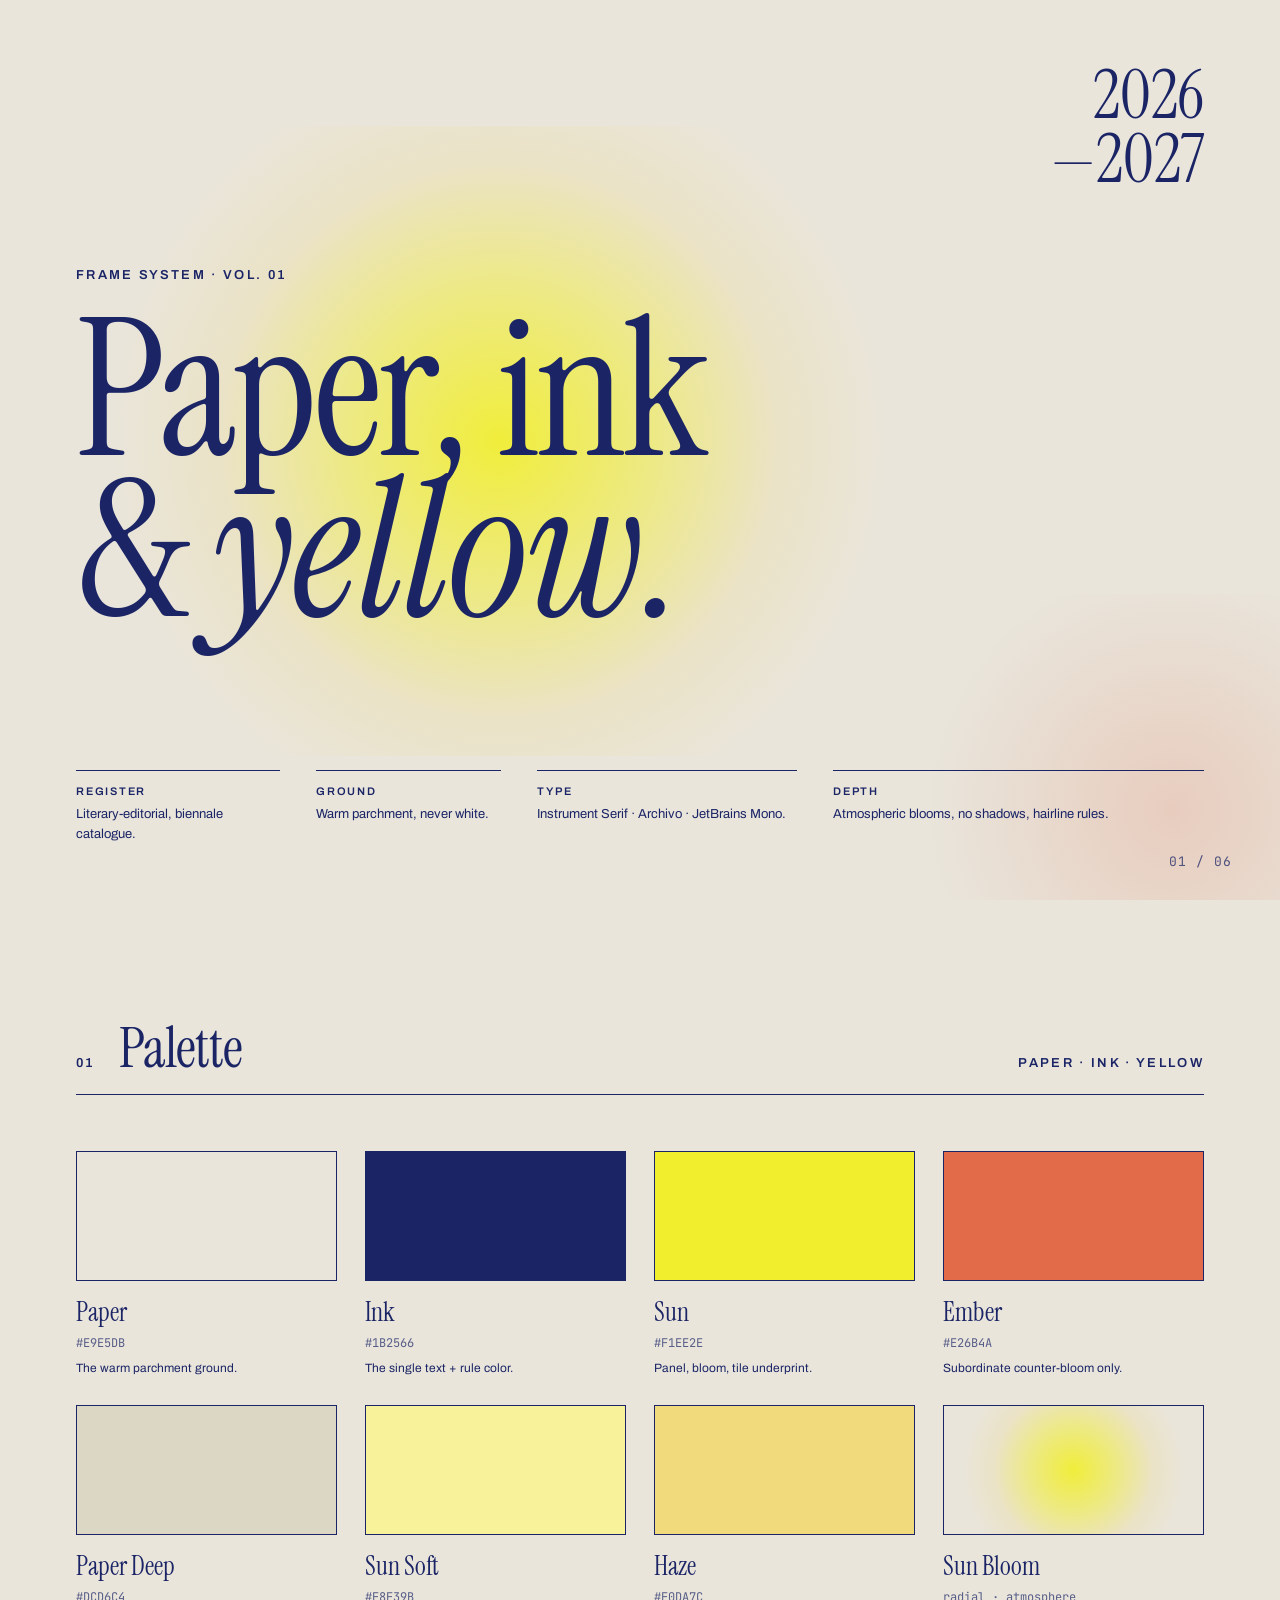
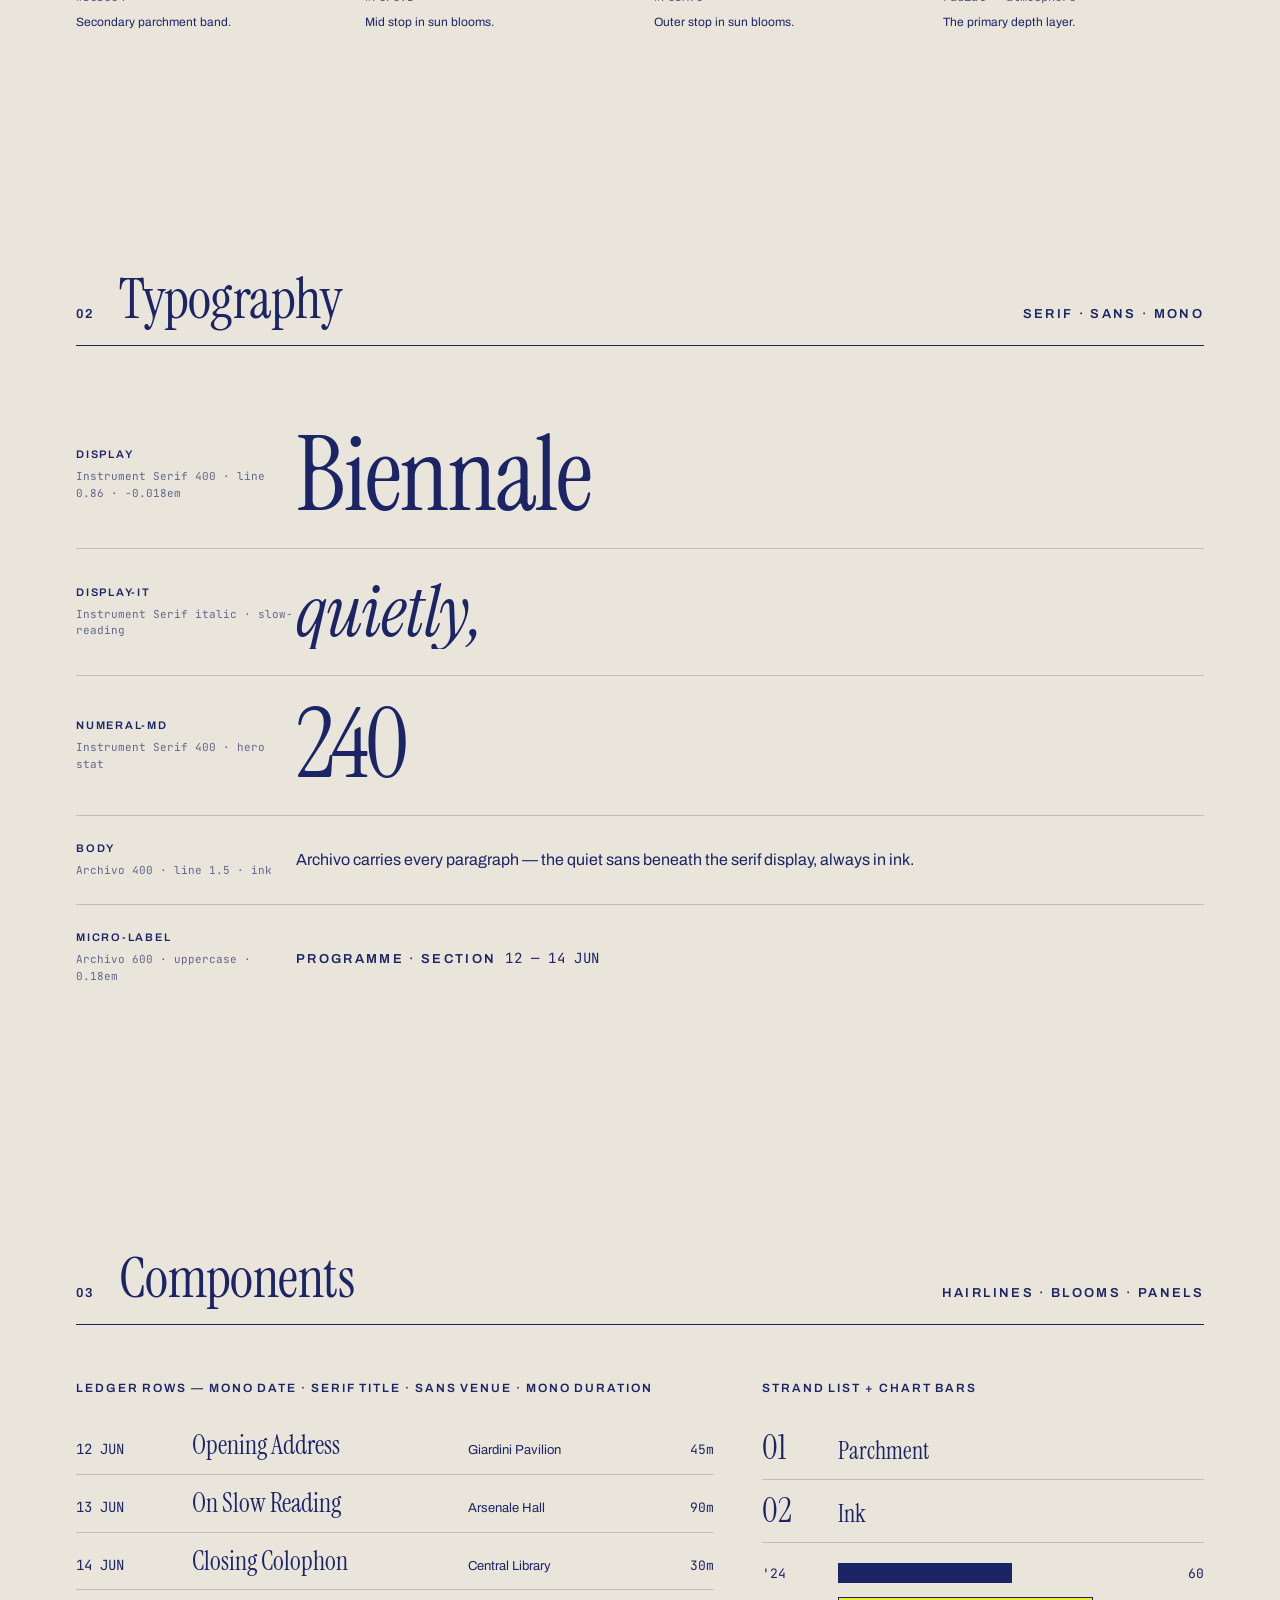
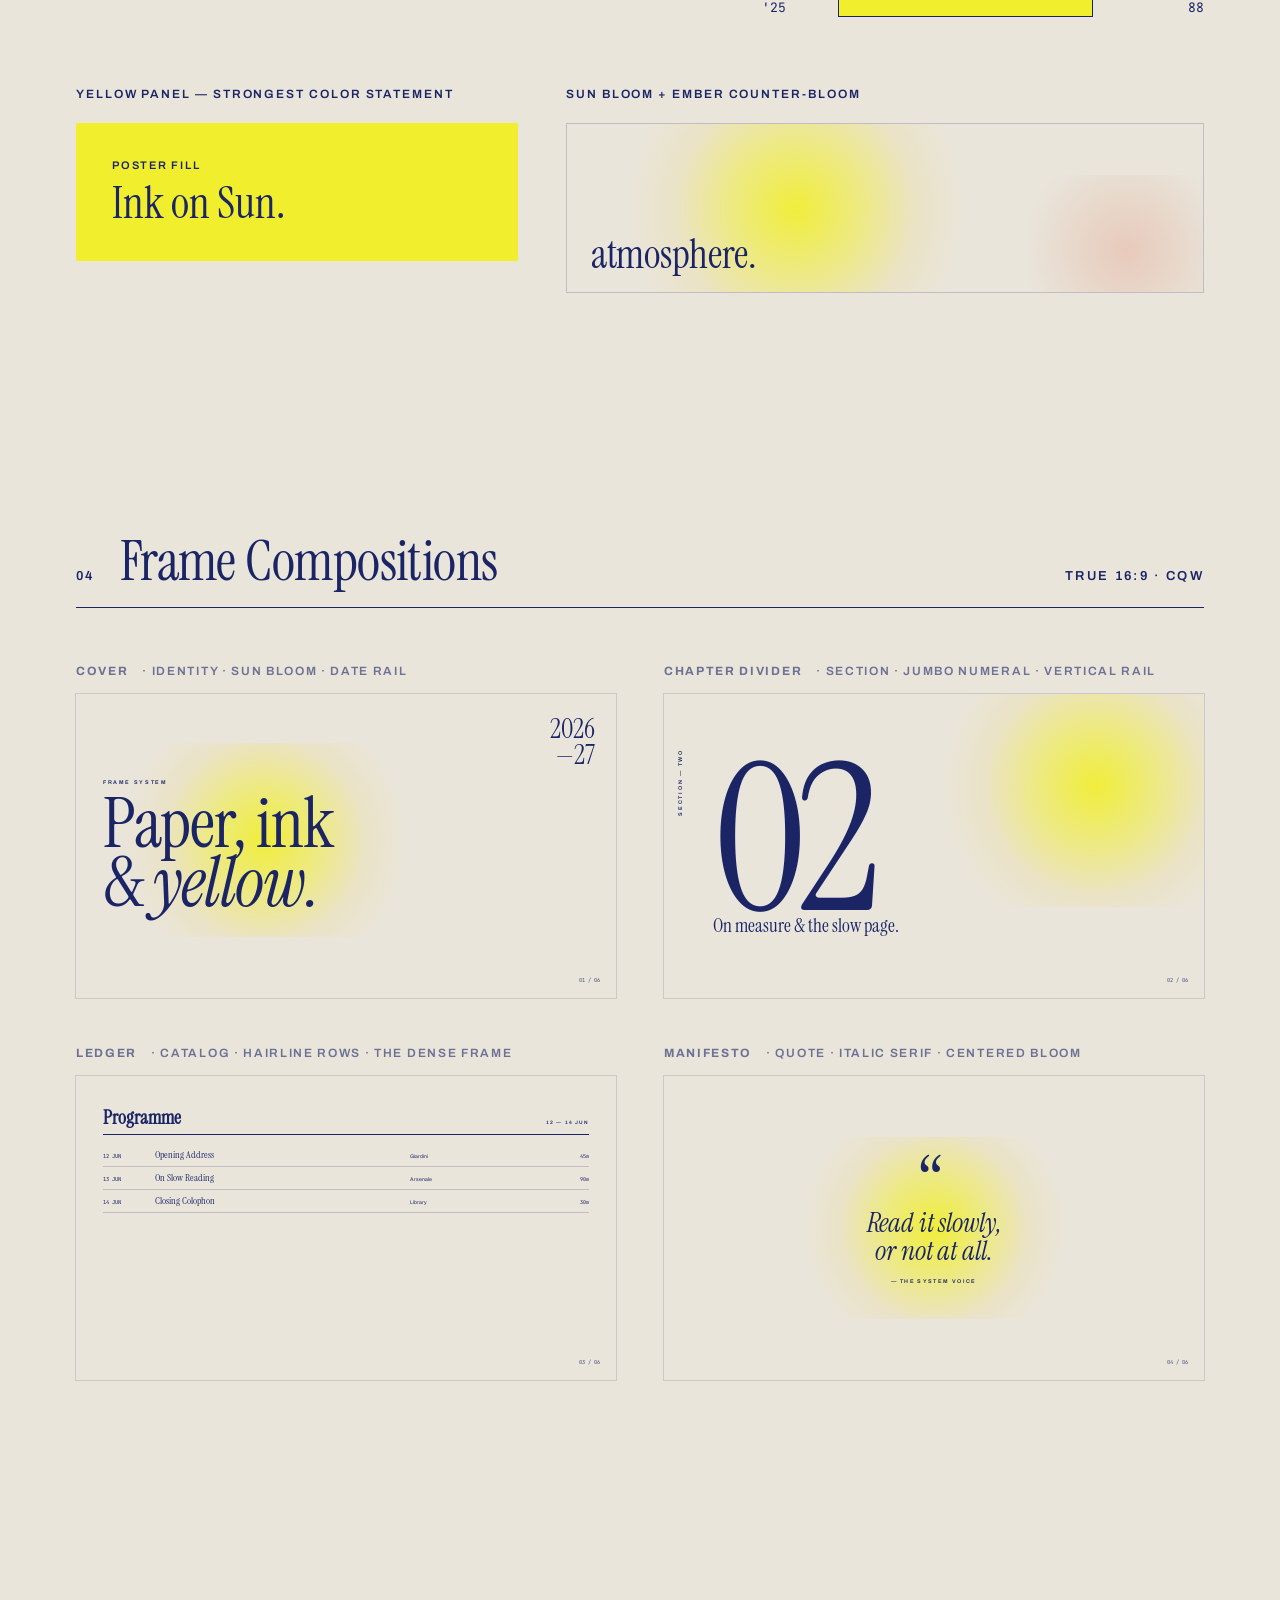
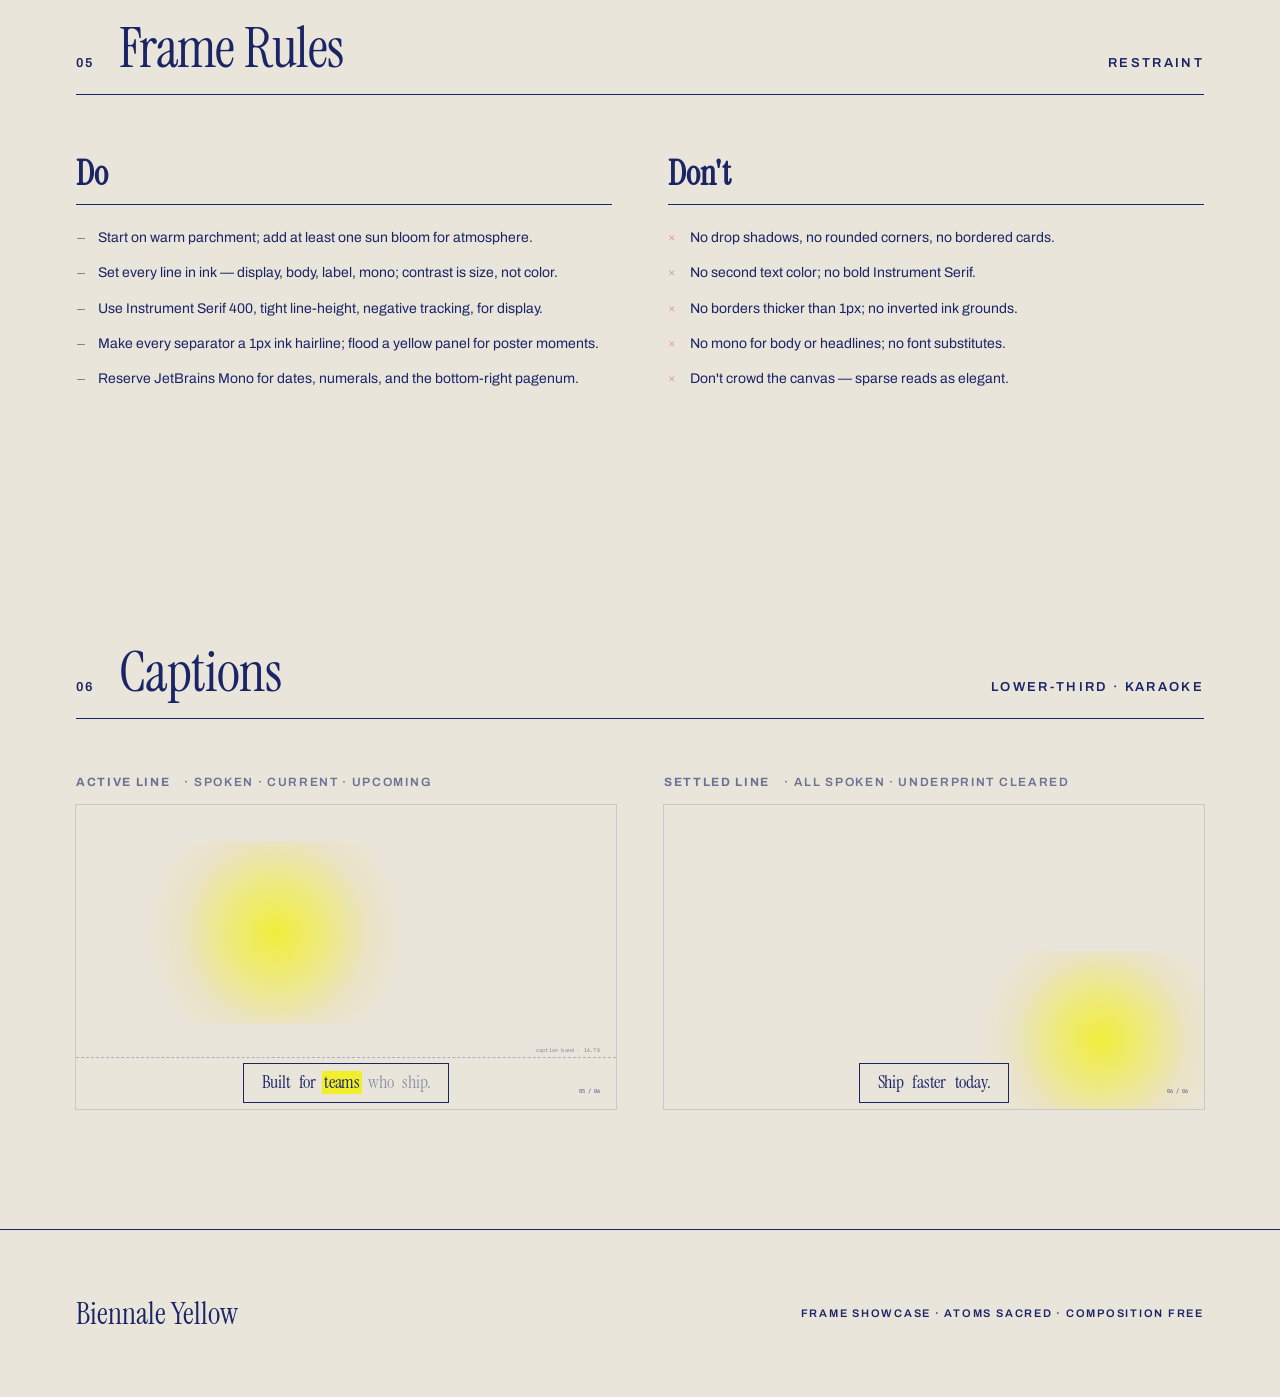
<file: .claude/skills/hyperframes/assets/frame-presets/biennale-yellow/frame-showcase.html>
<!doctype html>
<html lang="en">
  <head>
    <meta charset="utf-8" />
    <meta name="viewport" content="width=device-width,initial-scale=1" />
    <title>Biennale Yellow</title>
    <link rel="preconnect" href="https://fonts.googleapis.com" />
    <link rel="preconnect" href="https://fonts.gstatic.com" crossorigin />
    <link
      href="https://fonts.googleapis.com/css2?family=Instrument+Serif:ital@0;1&family=Archivo:wght@400;600&family=JetBrains+Mono:wght@400&display=swap"
      rel="stylesheet"
    />
    <style id="ds-tokens">
      :root {
        --paper: #e9e5db;
        --paper-deep: #dcd6c4;
        --sun: #f1ee2e;
        --sun-soft: #f8f39b;
        --haze: #f0da7c;
        --ink: #1b2566;
        --ember: #e26b4a;
        --serif: "Instrument Serif", Georgia, serif;
        --sans: "Archivo", sans-serif;
        --mono: "JetBrains Mono", ui-monospace, monospace;
        --bloom: radial-gradient(
          circle at 50% 50%,
          rgba(241, 238, 46, 0.92) 0%,
          rgba(241, 238, 46, 0.5) 30%,
          rgba(240, 218, 124, 0.22) 55%,
          rgba(233, 229, 219, 0) 78%
        );
      }
      * {
        margin: 0;
        padding: 0;
        box-sizing: border-box;
      }
      html {
        background: #0c0d1a;
      }
      body {
        background: var(--paper);
        color: var(--ink);
        font-family: var(--sans);
        -webkit-font-smoothing: antialiased;
      }
      .serif {
        font-family: var(--serif);
        font-weight: 400;
        letter-spacing: -0.018em;
        line-height: 0.9;
      }
      .micro {
        font-family: var(--sans);
        font-weight: 600;
        text-transform: uppercase;
        letter-spacing: 0.18em;
        font-size: 13px;
      }

      section {
        padding: 120px 76px;
        position: relative;
        overflow: hidden;
      }
      .sec-head {
        display: flex;
        align-items: baseline;
        gap: 24px;
        border-bottom: 1px solid var(--ink);
        padding-bottom: 18px;
        margin-bottom: 56px;
        position: relative;
        z-index: 2;
      }
      .sec-head .micro {
        color: var(--ink);
      }
      .sec-head h2 {
        font-family: var(--serif);
        font-weight: 400;
        font-size: 56px;
        line-height: 1;
        letter-spacing: -0.01em;
      }
      .sec-head .sp {
        flex: 1;
      }

      /* COVER */
      .cover {
        min-height: 100vh;
        padding: 0;
        display: flex;
        flex-direction: column;
        justify-content: center;
        position: relative;
        overflow: hidden;
      }
      .cover .bloom {
        position: absolute;
        width: 62%;
        height: 70%;
        left: 8%;
        top: 14%;
        background: var(--bloom);
        z-index: 0;
        pointer-events: none;
      }
      .cover .ember {
        position: absolute;
        width: 36%;
        height: 40%;
        right: -6%;
        bottom: -6%;
        background: radial-gradient(
          circle at 60% 60%,
          rgba(226, 107, 74, 0.2) 0%,
          rgba(226, 107, 74, 0) 70%
        );
        z-index: 0;
        pointer-events: none;
      }
      .cover .daterail {
        position: absolute;
        top: 64px;
        right: 76px;
        font-family: var(--serif);
        font-weight: 400;
        font-size: clamp(48px, 5.2vw, 84px);
        line-height: 0.96;
        text-align: right;
        letter-spacing: -0.005em;
        z-index: 2;
      }
      .cover .inner {
        padding: 0 76px;
        position: relative;
        z-index: 2;
      }
      .cover .micro {
        margin-bottom: 28px;
      }
      .cover h1 {
        font-family: var(--serif);
        font-weight: 400;
        font-size: clamp(110px, 15vw, 230px);
        line-height: 0.84;
        letter-spacing: -0.018em;
      }
      .cover h1 em {
        font-style: italic;
        letter-spacing: -0.005em;
      }
      .cover .footer {
        position: absolute;
        bottom: 0;
        left: 0;
        right: 0;
        display: grid;
        grid-template-columns: 1.1fr 1fr 1.4fr 2fr;
        gap: 36px;
        padding: 0 76px 56px;
        z-index: 2;
      }
      .cover .fcell {
        border-top: 1px solid var(--ink);
        padding-top: 14px;
      }
      .cover .fcell .t {
        font-family: var(--sans);
        font-weight: 600;
        text-transform: uppercase;
        letter-spacing: 0.16em;
        font-size: 11px;
        margin-bottom: 8px;
      }
      .cover .fcell .b {
        font-family: var(--sans);
        font-weight: 400;
        font-size: 13px;
        line-height: 1.5;
        color: var(--ink);
      }
      .cover .pagenum {
        position: absolute;
        bottom: 30px;
        right: 48px;
        font-family: var(--mono);
        font-size: 13px;
        letter-spacing: 0.08em;
        opacity: 0.75;
        z-index: 2;
      }

      /* PALETTE */
      .swatches {
        display: grid;
        grid-template-columns: repeat(4, 1fr);
        gap: 28px;
        position: relative;
        z-index: 2;
      }
      .sw .chip {
        height: 130px;
        border: 1px solid var(--ink);
      }
      .sw .name {
        font-family: var(--serif);
        font-size: 26px;
        margin-top: 14px;
      }
      .sw .hex {
        font-family: var(--mono);
        font-size: 12px;
        color: var(--ink);
        opacity: 0.7;
        margin-top: 6px;
      }
      .sw .role {
        font-family: var(--sans);
        font-size: 12px;
        line-height: 1.5;
        color: var(--ink);
        margin-top: 8px;
      }

      /* TYPE */
      .type-row {
        display: grid;
        grid-template-columns: 220px 1fr;
        align-items: center;
        padding: 26px 0;
        border-bottom: 1px solid rgba(27, 37, 102, 0.2);
      }
      .type-row .tok {
        font-family: var(--sans);
        font-weight: 600;
        text-transform: uppercase;
        letter-spacing: 0.16em;
        font-size: 11px;
      }
      .type-row .m {
        font-family: var(--mono);
        font-size: 11px;
        color: var(--ink);
        opacity: 0.65;
        margin-top: 8px;
        line-height: 1.5;
      }
      .type-row .spec {
        overflow: hidden;
      }

      /* COMPONENTS */
      .cnote {
        font-family: var(--sans);
        font-weight: 600;
        text-transform: uppercase;
        letter-spacing: 0.16em;
        font-size: 12px;
        margin-bottom: 22px;
      }
      .cgrid {
        display: grid;
        grid-template-columns: repeat(12, 1fr);
        gap: 48px;
        margin-bottom: 56px;
      }
      .s4 {
        grid-column: span 4;
      }
      .s5 {
        grid-column: span 5;
      }
      .s6 {
        grid-column: span 6;
      }
      .s7 {
        grid-column: span 7;
      }
      .s8 {
        grid-column: span 8;
      }
      .ledger .row {
        display: grid;
        grid-template-columns: 92px 1.6fr 0.9fr 80px;
        gap: 24px;
        padding: 14px 0;
        border-bottom: 1px solid rgba(27, 37, 102, 0.2);
        align-items: baseline;
      }
      .ledger .dt {
        font-family: var(--mono);
        font-size: 14px;
      }
      .ledger .ti {
        font-family: var(--serif);
        font-size: 26px;
        line-height: 1.1;
      }
      .ledger .vn {
        font-family: var(--sans);
        font-size: 13px;
        color: var(--ink);
      }
      .ledger .du {
        font-family: var(--mono);
        font-size: 13px;
        text-align: right;
      }
      .strand .row {
        display: grid;
        grid-template-columns: 56px 1fr;
        gap: 20px;
        padding: 14px 0;
        border-bottom: 1px solid rgba(27, 37, 102, 0.2);
        align-items: baseline;
      }
      .strand .nm {
        font-family: var(--serif);
        font-size: 34px;
        line-height: 1;
      }
      .strand .ti {
        font-family: var(--serif);
        font-size: 24px;
        line-height: 1.1;
      }
      .strand .bd {
        font-family: var(--sans);
        font-size: 13px;
        line-height: 1.5;
        color: var(--ink);
        margin-top: 4px;
      }
      .bars .row {
        display: grid;
        grid-template-columns: 60px 1fr 60px;
        gap: 16px;
        align-items: center;
        margin-bottom: 14px;
      }
      .bars .yr {
        font-family: var(--mono);
        font-size: 13px;
      }
      .bars .bar {
        height: 20px;
        background: var(--ink);
      }
      .bars .bar.lit {
        background: var(--sun);
        border: 1px solid var(--ink);
      }
      .bars .vl {
        font-family: var(--mono);
        font-size: 13px;
        text-align: right;
      }
      .ypanel {
        background: var(--sun);
        padding: 36px;
        color: var(--ink);
      }
      .ypanel .l {
        font-family: var(--sans);
        font-weight: 600;
        text-transform: uppercase;
        letter-spacing: 0.16em;
        font-size: 11px;
      }
      .ypanel .h {
        font-family: var(--serif);
        font-size: 44px;
        line-height: 0.95;
        margin-top: 12px;
      }

      /* COMPOSITIONS */
      .gallery {
        display: grid;
        grid-template-columns: 1fr 1fr;
        gap: 48px;
        position: relative;
        z-index: 2;
      }
      .fw .flabel {
        display: flex;
        gap: 14px;
        align-items: baseline;
        margin-bottom: 16px;
        font-family: var(--sans);
        font-weight: 600;
        text-transform: uppercase;
        letter-spacing: 0.14em;
        font-size: 12px;
        color: var(--ink);
        opacity: 0.6;
      }
      .fw .flabel b {
        opacity: 1;
      }
      .frame {
        aspect-ratio: 16/9;
        container-type: size;
        position: relative;
        overflow: hidden;
        background: var(--paper);
        box-shadow: 0 0 0 1px rgba(27, 37, 102, 0.15);
      }
      .frame > .body {
        position: absolute;
        inset: 0;
        z-index: 3;
      }
      .frame .bloom {
        position: absolute;
        background: var(--bloom);
        z-index: 1;
        pointer-events: none;
      }
      .frame .pn {
        position: absolute;
        right: 3cqw;
        bottom: 2.6cqw;
        font-family: var(--mono);
        font-size: 1cqw;
        opacity: 0.75;
        z-index: 4;
      }

      /* f1 cover */
      .yf1 .bloom {
        width: 58%;
        height: 64%;
        left: 6%;
        top: 16%;
      }
      .yf1 .body {
        display: flex;
        flex-direction: column;
        justify-content: center;
        padding: 0 5cqw;
      }
      .yf1 .micro {
        font-family: var(--sans);
        font-weight: 600;
        text-transform: uppercase;
        letter-spacing: 0.3cqw;
        font-size: 1cqw;
        margin-bottom: 1.8cqw;
      }
      .yf1 h3 {
        font-family: var(--serif);
        font-weight: 400;
        font-size: 13cqw;
        line-height: 0.84;
        letter-spacing: -0.018em;
      }
      .yf1 h3 em {
        font-style: italic;
      }
      .yf1 .dr {
        position: absolute;
        top: 4cqw;
        right: 4cqw;
        font-family: var(--serif);
        font-size: 5cqw;
        line-height: 0.96;
        text-align: right;
        letter-spacing: -0.005em;
        z-index: 4;
      }

      /* f2 chapter divider */
      .yf2 .bloom {
        width: 60%;
        height: 80%;
        right: -10%;
        top: -10%;
        left: auto;
      }
      .yf2 .rail {
        position: absolute;
        left: 3cqw;
        top: 50%;
        transform: rotate(-90deg) translateX(50%);
        transform-origin: left center;
        font-family: var(--sans);
        font-weight: 600;
        text-transform: uppercase;
        letter-spacing: 0.32em;
        font-size: 1cqw;
        white-space: nowrap;
        z-index: 4;
      }
      .yf2 .body {
        display: flex;
        flex-direction: column;
        justify-content: center;
        padding: 0 5cqw 0 9cqw;
      }
      .yf2 .num {
        font-family: var(--serif);
        font-weight: 400;
        font-size: 38cqw;
        line-height: 0.84;
        letter-spacing: -0.04em;
        color: var(--ink);
      }
      .yf2 .ti {
        font-family: var(--serif);
        font-size: 3.6cqw;
        line-height: 1.05;
        margin-top: -2cqw;
        max-width: 46cqw;
      }

      /* f3 ledger */
      .yf3 .body {
        padding: 6cqw 5cqw;
        display: flex;
        flex-direction: column;
      }
      .yf3 .top {
        display: flex;
        justify-content: space-between;
        align-items: baseline;
        border-bottom: 1px solid var(--ink);
        padding-bottom: 1.2cqw;
        margin-bottom: 1.6cqw;
      }
      .yf3 .top h4 {
        font-family: var(--serif);
        font-size: 3.6cqw;
        line-height: 1;
      }
      .yf3 .top .micro {
        font-family: var(--sans);
        font-weight: 600;
        text-transform: uppercase;
        letter-spacing: 0.2cqw;
        font-size: 0.9cqw;
      }
      .yf3 .row {
        display: grid;
        grid-template-columns: 8cqw 1.6fr 0.9fr 6cqw;
        gap: 1.6cqw;
        padding: 1cqw 0;
        border-bottom: 1px solid rgba(27, 37, 102, 0.2);
        align-items: baseline;
      }
      .yf3 .dt {
        font-family: var(--mono);
        font-size: 1cqw;
      }
      .yf3 .ti {
        font-family: var(--serif);
        font-size: 1.9cqw;
        line-height: 1.1;
      }
      .yf3 .vn {
        font-family: var(--sans);
        font-size: 0.95cqw;
      }
      .yf3 .du {
        font-family: var(--mono);
        font-size: 0.95cqw;
        text-align: right;
      }

      /* f4 manifesto */
      .yf4 .bloom {
        width: 54%;
        height: 60%;
        left: 50%;
        top: 50%;
        transform: translate(-50%, -50%);
      }
      .yf4 .body {
        display: flex;
        flex-direction: column;
        justify-content: center;
        align-items: center;
        text-align: center;
        padding: 0 9cqw;
      }
      .yf4 .qm {
        font-family: var(--serif);
        font-size: 14cqw;
        line-height: 0.5;
        height: 7cqw;
      }
      .yf4 .q {
        font-family: var(--serif);
        font-style: italic;
        font-size: 5cqw;
        line-height: 1.04;
        letter-spacing: -0.005em;
      }
      .yf4 .at {
        font-family: var(--sans);
        font-weight: 600;
        text-transform: uppercase;
        letter-spacing: 0.25cqw;
        font-size: 1cqw;
        margin-top: 2.4cqw;
      }

      /* PRINCIPLES */
      .dos {
        display: grid;
        grid-template-columns: 1fr 1fr;
        gap: 56px;
        position: relative;
        z-index: 2;
      }
      .do-card h4 {
        font-family: var(--serif);
        font-size: 34px;
        margin-bottom: 8px;
      }
      .do-card .rule {
        height: 1px;
        background: var(--ink);
        margin-bottom: 22px;
      }
      .do-card ul {
        list-style: none;
      }
      .do-card li {
        font-family: var(--sans);
        font-size: 14px;
        line-height: 1.6;
        padding-left: 22px;
        position: relative;
        margin-bottom: 13px;
        color: var(--ink);
      }
      .do-card li::before {
        position: absolute;
        left: 0;
        font-family: var(--serif);
      }
      .do-card.do li::before {
        content: "\2014";
      }
      .do-card.dont li::before {
        content: "\00d7";
        color: var(--ember);
      }

      .foot {
        padding: 64px 76px;
        border-top: 1px solid var(--ink);
        display: flex;
        justify-content: space-between;
        align-items: center;
      }
      .foot .l {
        font-family: var(--serif);
        font-size: 30px;
      }
      .foot .r {
        font-family: var(--sans);
        font-weight: 600;
        text-transform: uppercase;
        letter-spacing: 0.16em;
        font-size: 11px;
      }
      @media (max-width: 1100px) {
        .gallery {
          grid-template-columns: 1fr;
        }
        .swatches {
          grid-template-columns: 1fr 1fr;
        }
      }
    </style>
    <link
      rel="stylesheet"
      href="https://fonts.googleapis.com/css2?family=Instrument+Serif:ital,wght@0,400;1,400&display=swap"
    />
    <link
      rel="stylesheet"
      href="https://fonts.googleapis.com/css2?family=Archivo:wght@400;500;600;700&display=swap"
    />
    <style id="ft-override">
      :root {
        --primary: #e9e5db !important;
        --secondary: #1b2566 !important;
        --tertiary: #dcd6c4 !important;
        --accent: #f1ee2e !important;
        --f-disp: "Instrument Serif", sans-serif !important;
        --f-body: "Archivo", sans-serif !important;
        --paper: #e9e5db !important;
        --paper-deep: #dcd6c4 !important;
        --sun: #f1ee2e !important;
        --ink: #1b2566 !important;
        --serif: "Instrument Serif", sans-serif !important;
        --sans: "Archivo", sans-serif !important;
        --sun-soft: #f8f39b !important;
        --haze: #f0da7c !important;
        --ember: #e26b4a !important;
      }
    </style>
  </head>
  <body>
    <!-- COVER -->
    <section class="cover">
      <div class="bloom"></div>
      <div class="ember"></div>
      <div class="daterail">2026<br />—2027</div>
      <div class="inner">
        <div class="micro">Frame System · Vol. 01</div>
        <h1>Paper, ink<br />&amp; <em>yellow.</em></h1>
      </div>
      <div class="footer">
        <div class="fcell">
          <div class="t">Register</div>
          <div class="b">Literary-editorial, biennale catalogue.</div>
        </div>
        <div class="fcell">
          <div class="t">Ground</div>
          <div class="b">Warm parchment, never white.</div>
        </div>
        <div class="fcell">
          <div class="t">Type</div>
          <div class="b">Instrument Serif · Archivo · JetBrains Mono.</div>
        </div>
        <div class="fcell">
          <div class="t">Depth</div>
          <div class="b">Atmospheric blooms, no shadows, hairline rules.</div>
        </div>
      </div>
      <div class="pagenum">01 / 06</div>
    </section>

    <!-- PALETTE -->
    <section>
      <div class="sec-head">
        <span class="micro">01</span>
        <h2>Palette</h2>
        <span class="sp"></span><span class="micro">Paper · Ink · Yellow</span>
      </div>
      <div class="swatches">
        <div class="sw">
          <div class="chip" style="background: var(--paper)"></div>
          <div class="name">Paper</div>
          <div class="hex">#E9E5DB</div>
          <div class="role">The warm parchment ground.</div>
        </div>
        <div class="sw">
          <div class="chip" style="background: var(--ink)"></div>
          <div class="name">Ink</div>
          <div class="hex">#1B2566</div>
          <div class="role">The single text + rule color.</div>
        </div>
        <div class="sw">
          <div class="chip" style="background: var(--sun)"></div>
          <div class="name">Sun</div>
          <div class="hex">#F1EE2E</div>
          <div class="role">Panel, bloom, tile underprint.</div>
        </div>
        <div class="sw">
          <div class="chip" style="background: var(--ember)"></div>
          <div class="name">Ember</div>
          <div class="hex">#E26B4A</div>
          <div class="role">Subordinate counter-bloom only.</div>
        </div>
        <div class="sw">
          <div class="chip" style="background: var(--paper-deep)"></div>
          <div class="name">Paper Deep</div>
          <div class="hex">#DCD6C4</div>
          <div class="role">Secondary parchment band.</div>
        </div>
        <div class="sw">
          <div class="chip" style="background: var(--sun-soft)"></div>
          <div class="name">Sun Soft</div>
          <div class="hex">#F8F39B</div>
          <div class="role">Mid stop in sun blooms.</div>
        </div>
        <div class="sw">
          <div class="chip" style="background: var(--haze)"></div>
          <div class="name">Haze</div>
          <div class="hex">#F0DA7C</div>
          <div class="role">Outer stop in sun blooms.</div>
        </div>
        <div class="sw">
          <div class="chip" style="background: var(--bloom), var(--paper)"></div>
          <div class="name">Sun Bloom</div>
          <div class="hex">radial · atmosphere</div>
          <div class="role">The primary depth layer.</div>
        </div>
      </div>
    </section>

    <!-- TYPOGRAPHY -->
    <section>
      <div class="sec-head">
        <span class="micro">02</span>
        <h2>Typography</h2>
        <span class="sp"></span><span class="micro">Serif · Sans · Mono</span>
      </div>
      <div class="type-row">
        <div>
          <div class="tok">display</div>
          <div class="m">Instrument Serif 400 · line 0.86 · −0.018em</div>
        </div>
        <div class="spec"><span class="serif" style="font-size: 104px">Biennale</span></div>
      </div>
      <div class="type-row">
        <div>
          <div class="tok">display-it</div>
          <div class="m">Instrument Serif italic · slow-reading</div>
        </div>
        <div class="spec">
          <span class="serif" style="font-style: italic; font-size: 72px; line-height: 1.04"
            >quietly,</span
          >
        </div>
      </div>
      <div class="type-row">
        <div>
          <div class="tok">numeral-md</div>
          <div class="m">Instrument Serif 400 · hero stat</div>
        </div>
        <div class="spec">
          <span class="serif" style="font-size: 96px; letter-spacing: -0.04em">240</span>
        </div>
      </div>
      <div class="type-row">
        <div>
          <div class="tok">body</div>
          <div class="m">Archivo 400 · line 1.5 · ink</div>
        </div>
        <div class="spec">
          <p style="font-family: var(--sans); font-size: 16px; line-height: 1.5; max-width: 620px">
            Archivo carries every paragraph — the quiet sans beneath the serif display, always in
            ink.
          </p>
        </div>
      </div>
      <div class="type-row" style="border-bottom: 0">
        <div>
          <div class="tok">micro-label</div>
          <div class="m">Archivo 600 · uppercase · 0.18em</div>
        </div>
        <div class="spec">
          <span class="micro">Programme · Section</span> &nbsp;
          <span
            class="serif"
            style="font-family: var(--mono); font-size: 14px; letter-spacing: 0.04em"
            >12 — 14 JUN</span
          >
        </div>
      </div>
    </section>

    <!-- COMPONENTS -->
    <section>
      <div class="sec-head">
        <span class="micro">03</span>
        <h2>Components</h2>
        <span class="sp"></span><span class="micro">Hairlines · Blooms · Panels</span>
      </div>

      <div class="cgrid">
        <div class="s7">
          <div class="cnote">
            Ledger rows — mono date · serif title · sans venue · mono duration
          </div>
          <div class="ledger">
            <div class="row">
              <span class="dt">12 JUN</span><span class="ti">Opening Address</span
              ><span class="vn">Giardini Pavilion</span><span class="du">45m</span>
            </div>
            <div class="row">
              <span class="dt">13 JUN</span><span class="ti">On Slow Reading</span
              ><span class="vn">Arsenale Hall</span><span class="du">90m</span>
            </div>
            <div class="row">
              <span class="dt">14 JUN</span><span class="ti">Closing Colophon</span
              ><span class="vn">Central Library</span><span class="du">30m</span>
            </div>
          </div>
        </div>
        <div class="s5">
          <div class="cnote">Strand list + chart bars</div>
          <div class="strand">
            <div class="row">
              <span class="nm">01</span>
              <div><div class="ti">Parchment</div></div>
            </div>
            <div class="row">
              <span class="nm">02</span>
              <div><div class="ti">Ink</div></div>
            </div>
          </div>
          <div class="bars" style="margin-top: 20px">
            <div class="row">
              <span class="yr">'24</span><span class="bar" style="width: 60%"></span
              ><span class="vl">60</span>
            </div>
            <div class="row">
              <span class="yr">'25</span><span class="bar lit" style="width: 88%"></span
              ><span class="vl">88</span>
            </div>
          </div>
        </div>
      </div>

      <div class="cgrid" style="margin-bottom: 0">
        <div class="s5">
          <div class="cnote">Yellow panel — strongest color statement</div>
          <div class="ypanel">
            <div class="l">Poster Fill</div>
            <div class="h">Ink on Sun.</div>
          </div>
        </div>
        <div class="s7">
          <div class="cnote">Sun bloom + ember counter-bloom</div>
          <div
            style="
              position: relative;
              height: 170px;
              border: 1px solid rgba(27, 37, 102, 0.2);
              overflow: hidden;
            "
          >
            <div
              style="
                position: absolute;
                width: 60%;
                height: 130%;
                left: 6%;
                top: -15%;
                background: var(--bloom);
              "
            ></div>
            <div
              style="
                position: absolute;
                width: 40%;
                height: 90%;
                right: -8%;
                bottom: -20%;
                background: radial-gradient(circle, rgba(226, 107, 74, 0.22), transparent 70%);
              "
            ></div>
            <div style="position: absolute; left: 24px; bottom: 20px" class="serif">
              <span style="font-size: 40px">atmosphere.</span>
            </div>
          </div>
        </div>
      </div>
    </section>

    <!-- COMPOSITIONS -->
    <section>
      <div class="sec-head">
        <span class="micro">04</span>
        <h2>Frame Compositions</h2>
        <span class="sp"></span><span class="micro">True 16:9 · cqw</span>
      </div>
      <div class="gallery">
        <div class="fw">
          <div class="flabel"><b>Cover</b><span>· identity · sun bloom · date rail</span></div>
          <div class="frame yf1">
            <div class="bloom"></div>
            <div class="dr">2026<br />—27</div>
            <div class="body">
              <div class="micro">Frame System</div>
              <h3>Paper, ink<br />&amp; <em>yellow.</em></h3>
            </div>
            <div class="pn">01 / 06</div>
          </div>
        </div>

        <div class="fw">
          <div class="flabel">
            <b>Chapter Divider</b><span>· section · jumbo numeral · vertical rail</span>
          </div>
          <div class="frame yf2">
            <div class="bloom"></div>
            <div class="rail">Section — Two</div>
            <div class="body">
              <div class="num">02</div>
              <div class="ti">On measure &amp; the slow page.</div>
            </div>
            <div class="pn">02 / 06</div>
          </div>
        </div>

        <div class="fw">
          <div class="flabel">
            <b>Ledger</b><span>· catalog · hairline rows · the dense frame</span>
          </div>
          <div class="frame yf3">
            <div class="body">
              <div class="top">
                <h4>Programme</h4>
                <span class="micro">12 — 14 JUN</span>
              </div>
              <div class="row">
                <span class="dt">12 JUN</span><span class="ti">Opening Address</span
                ><span class="vn">Giardini</span><span class="du">45m</span>
              </div>
              <div class="row">
                <span class="dt">13 JUN</span><span class="ti">On Slow Reading</span
                ><span class="vn">Arsenale</span><span class="du">90m</span>
              </div>
              <div class="row">
                <span class="dt">14 JUN</span><span class="ti">Closing Colophon</span
                ><span class="vn">Library</span><span class="du">30m</span>
              </div>
            </div>
            <div class="pn">03 / 06</div>
          </div>
        </div>

        <div class="fw">
          <div class="flabel">
            <b>Manifesto</b><span>· quote · italic serif · centered bloom</span>
          </div>
          <div class="frame yf4">
            <div class="bloom"></div>
            <div class="body">
              <div class="qm">&ldquo;</div>
              <div class="q">Read it slowly,<br />or not at all.</div>
              <div class="at">— The System Voice</div>
            </div>
            <div class="pn">04 / 06</div>
          </div>
        </div>
      </div>
    </section>

    <!-- PRINCIPLES -->
    <section>
      <div class="sec-head">
        <span class="micro">05</span>
        <h2>Frame Rules</h2>
        <span class="sp"></span><span class="micro">Restraint</span>
      </div>
      <div class="dos">
        <div class="do-card do">
          <h4>Do</h4>
          <div class="rule"></div>
          <ul>
            <li>Start on warm parchment; add at least one sun bloom for atmosphere.</li>
            <li>
              Set every line in ink — display, body, label, mono; contrast is size, not color.
            </li>
            <li>Use Instrument Serif 400, tight line-height, negative tracking, for display.</li>
            <li>
              Make every separator a 1px ink hairline; flood a yellow panel for poster moments.
            </li>
            <li>Reserve JetBrains Mono for dates, numerals, and the bottom-right pagenum.</li>
          </ul>
        </div>
        <div class="do-card dont">
          <h4>Don't</h4>
          <div class="rule"></div>
          <ul>
            <li>No drop shadows, no rounded corners, no bordered cards.</li>
            <li>No second text color; no bold Instrument Serif.</li>
            <li>No borders thicker than 1px; no inverted ink grounds.</li>
            <li>No mono for body or headlines; no font substitutes.</li>
            <li>Don't crowd the canvas — sparse reads as elegant.</li>
          </ul>
        </div>
      </div>
    </section>

    <!-- CAPTIONS — preview of caption-skin.html (the preset's lower-third karaoke look) -->
    <style>
      /* mirrors caption-skin.html; the skin's --cap-* vocab mapped to this preset's tokens */
      .capdemo {
        --cap-ink: var(--ink);
        --cap-canvas: var(--paper);
        --cap-accent: var(--sun);
        --cap-accent-2: var(--ember);
      }
      .capdemo .stage {
        position: absolute;
        left: 0;
        right: 0;
        bottom: 0;
        height: 16.67cqh;
        display: flex;
        align-items: center;
        justify-content: center;
        z-index: 4;
      }
      .capdemo .pill {
        max-width: 80cqw;
        padding: 1.4cqw 3cqw 1.7cqw;
        background: var(--cap-canvas);
        border: 1px solid var(--cap-ink);
        border-radius: 0;
      }
      .capdemo .line {
        display: flex;
        flex-wrap: wrap;
        justify-content: center;
        gap: 0.1em 0.34em;
        font-family: var(--serif);
        font-weight: 400;
        font-size: 3.4cqw;
        line-height: 1.16;
        letter-spacing: -0.01em;
      }
      .capdemo .w {
        display: inline-block;
        padding: 0 0.06em;
        color: color-mix(in srgb, var(--cap-ink) 42%, var(--cap-canvas));
      }
      .capdemo .w.spoken {
        color: var(--cap-ink);
      }
      .capdemo .w.active {
        color: var(--cap-ink);
        background: var(--cap-accent);
        box-shadow: 0 0 0 0.06em var(--cap-accent);
      }
      .capdemo .bandline {
        position: absolute;
        left: 0;
        right: 0;
        bottom: 16.67cqh;
        border-top: 1px dashed rgba(27, 37, 102, 0.28);
        z-index: 3;
      }
      .capdemo .bandtag {
        position: absolute;
        right: 3cqw;
        bottom: calc(16.67cqh + 0.7cqw);
        font-family: var(--mono);
        font-size: 0.95cqw;
        letter-spacing: 0.04em;
        color: var(--ink);
        opacity: 0.5;
        z-index: 4;
      }
    </style>
    <section>
      <div class="sec-head">
        <span class="micro">06</span>
        <h2>Captions</h2>
        <span class="sp"></span><span class="micro">Lower-third · Karaoke</span>
      </div>
      <div class="gallery">
        <div class="fw">
          <div class="flabel"><b>Active line</b><span>· spoken · current · upcoming</span></div>
          <div class="frame capdemo">
            <div class="bloom" style="width: 54%; height: 60%; left: 10%; top: 12%"></div>
            <div class="bandline"></div>
            <div class="bandtag">caption band · 16.7%</div>
            <div class="stage">
              <div class="pill">
                <div class="line">
                  <span class="w spoken">Built</span>
                  <span class="w spoken">for</span>
                  <span class="w active">teams</span>
                  <span class="w">who</span>
                  <span class="w">ship.</span>
                </div>
              </div>
            </div>
            <div class="pn">05 / 06</div>
          </div>
        </div>

        <div class="fw">
          <div class="flabel">
            <b>Settled line</b><span>· all spoken · underprint cleared</span>
          </div>
          <div class="frame capdemo">
            <div
              class="bloom"
              style="width: 50%; height: 58%; right: -6%; bottom: -6%; left: auto"
            ></div>
            <div class="stage">
              <div class="pill">
                <div class="line">
                  <span class="w spoken">Ship</span>
                  <span class="w spoken">faster</span>
                  <span class="w spoken">today.</span>
                </div>
              </div>
            </div>
            <div class="pn">06 / 06</div>
          </div>
        </div>
      </div>
    </section>

    <div class="foot">
      <span class="l">Biennale Yellow</span>
      <span class="r">Frame Showcase · Atoms Sacred · Composition Free</span>
    </div>

    <template id="__bundler_thumbnail">
      <svg viewBox="0 0 100 100" xmlns="http://www.w3.org/2000/svg">
        <rect width="100" height="100" fill="#E9E5DB" />
        <circle cx="42" cy="42" r="34" fill="#F1EE2E" opacity="0.55" />
        <text x="14" y="64" font-family="Georgia" font-size="30" fill="#1B2566">Aa</text>
        <rect x="14" y="74" width="60" height="1.5" fill="#1B2566" />
      </svg>
    </template>
  </body>
</html>
</file>
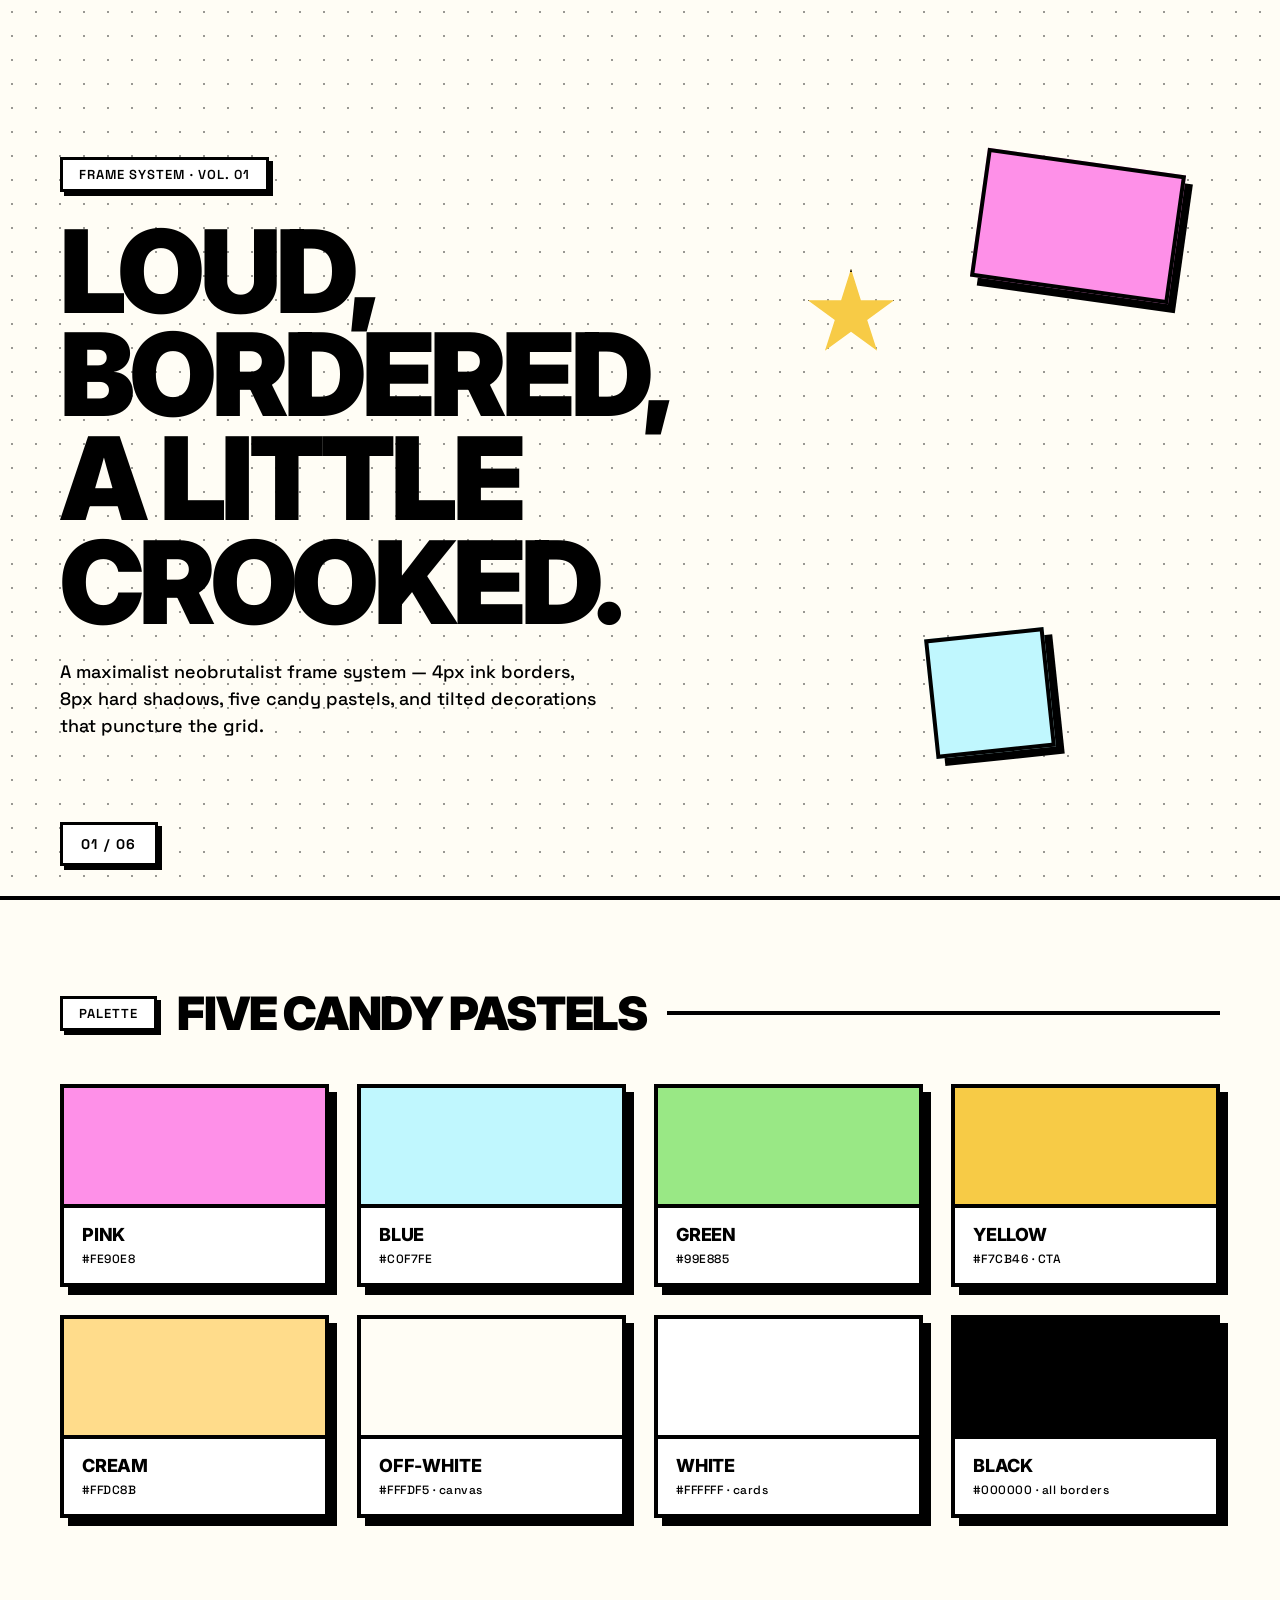
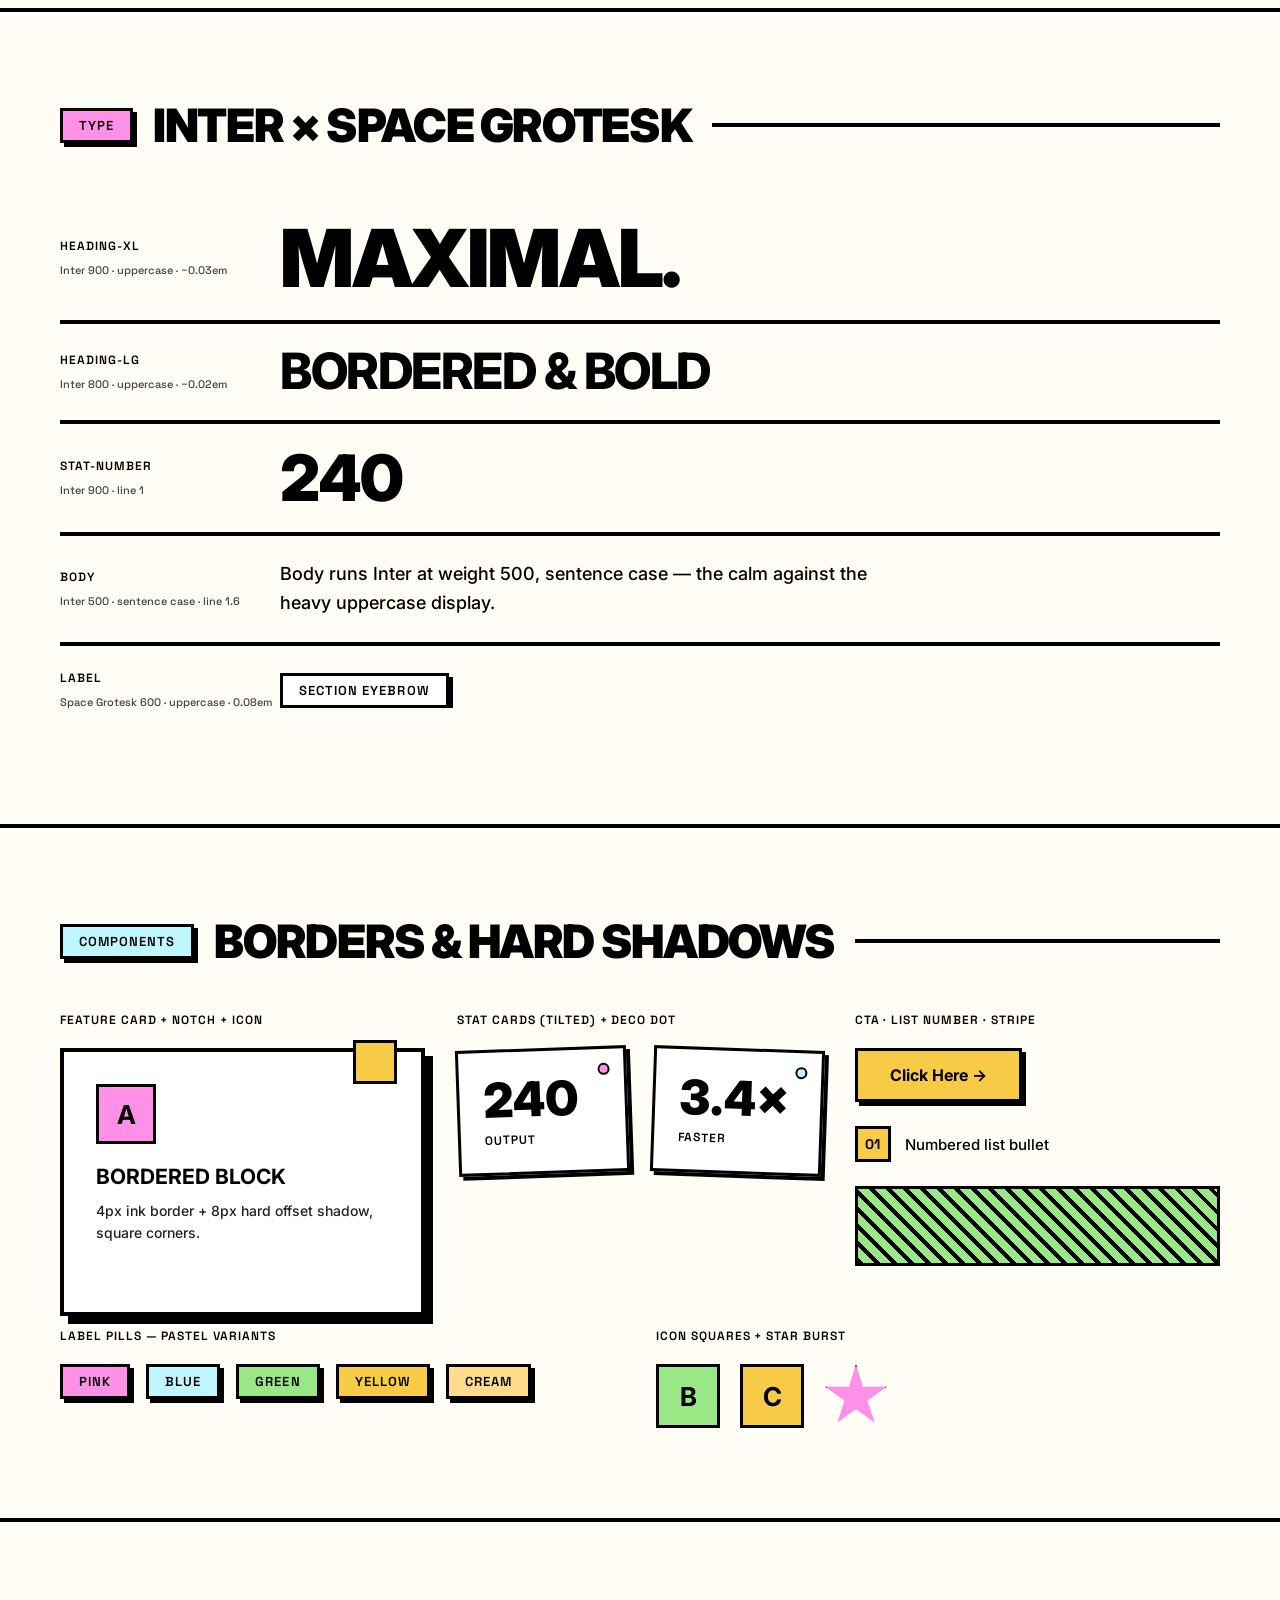
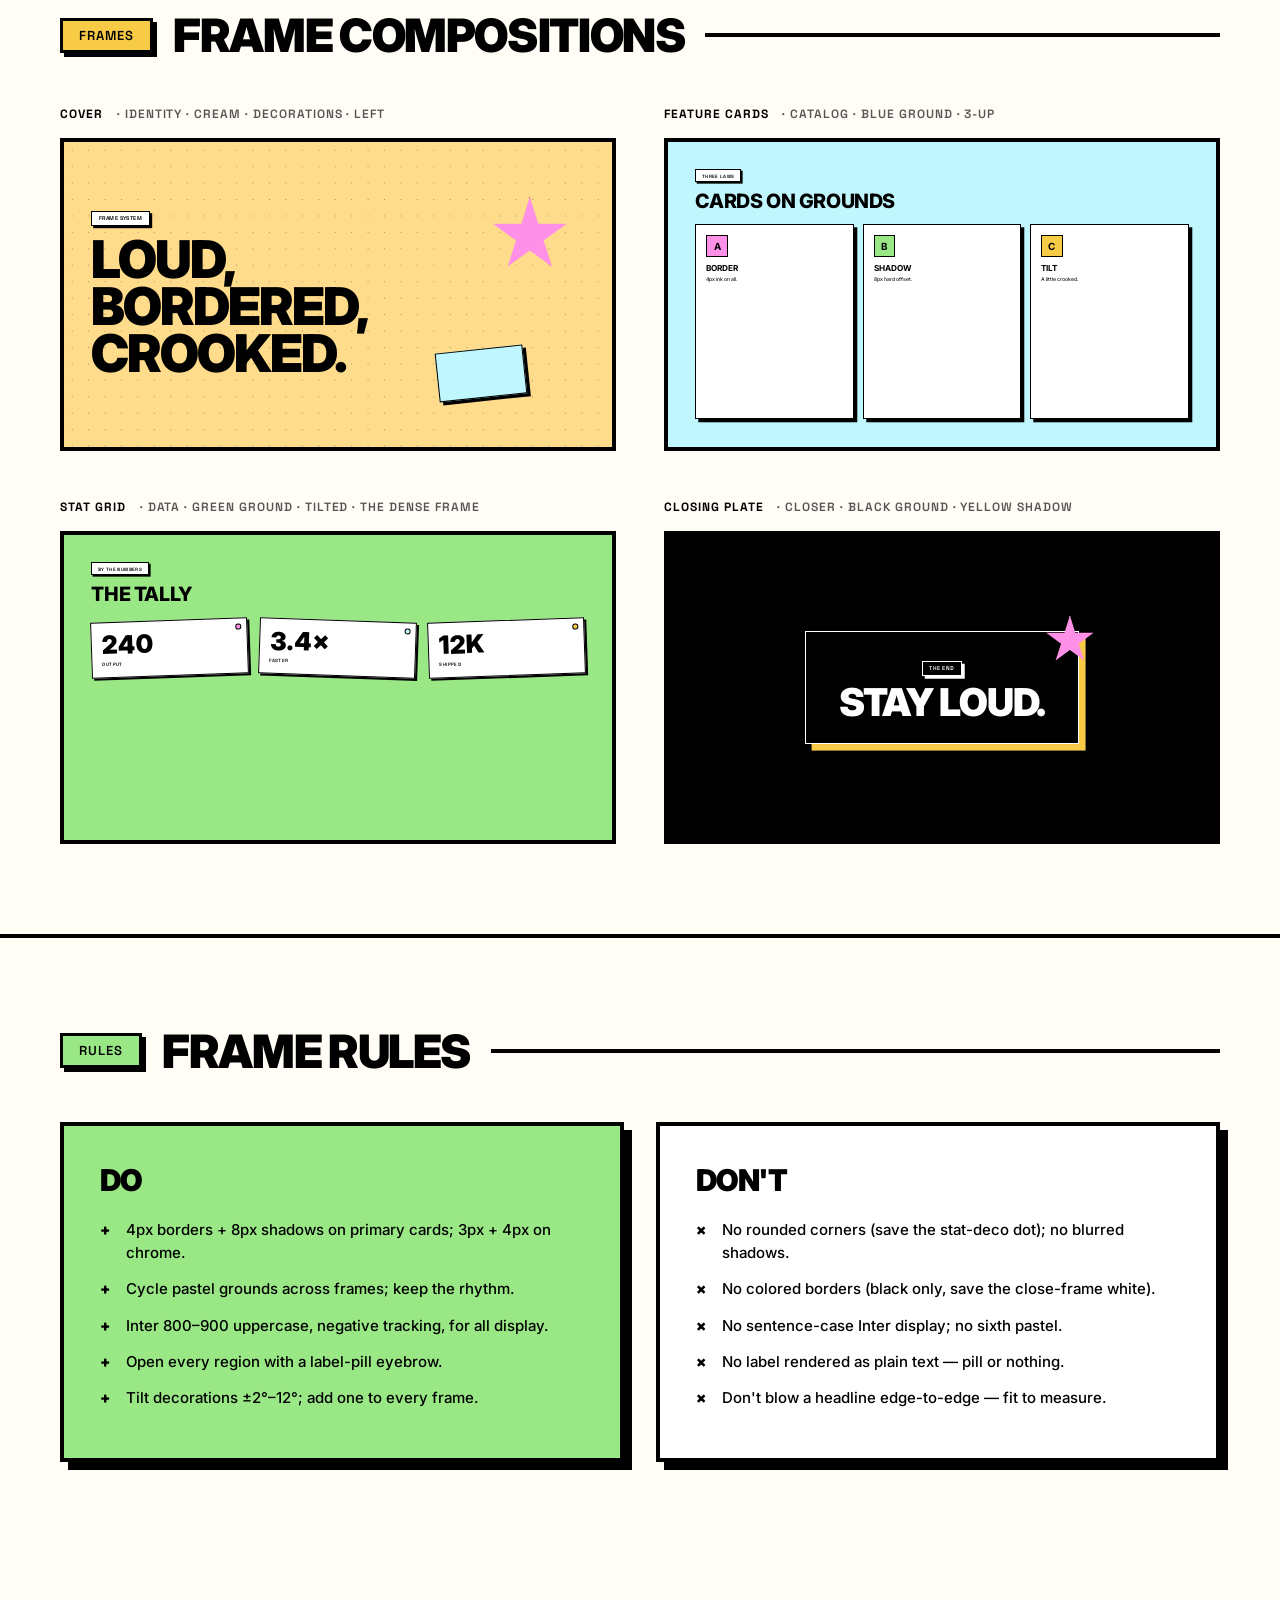
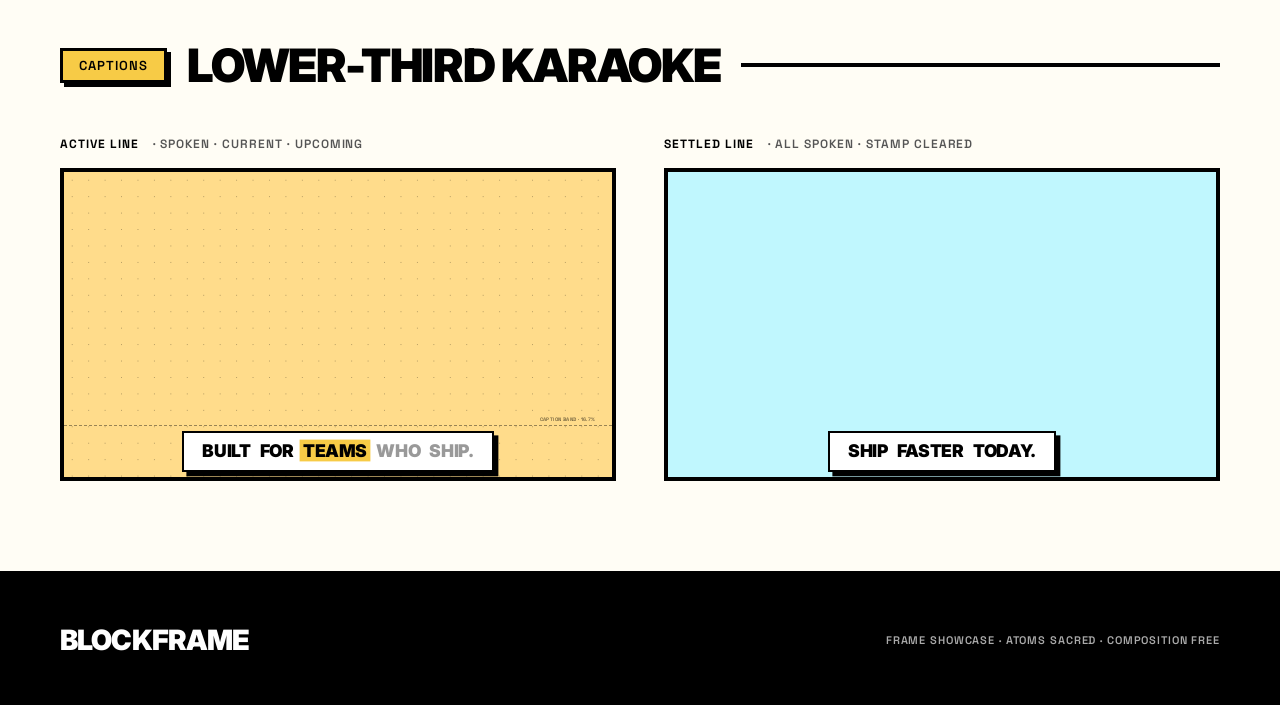
<file: .claude/skills/hyperframes/assets/frame-presets/blockframe/frame-showcase.html>
<!doctype html>
<html lang="en">
  <head>
    <meta charset="utf-8" />
    <meta name="viewport" content="width=device-width,initial-scale=1" />
    <title>BlockFrame</title>
    <link rel="preconnect" href="https://fonts.googleapis.com" />
    <link rel="preconnect" href="https://fonts.gstatic.com" crossorigin />
    <link
      href="https://fonts.googleapis.com/css2?family=Inter:wght@400;500;700;800;900&family=Space+Grotesk:wght@500;600;700&display=swap"
      rel="stylesheet"
    />
    <style id="ds-tokens">
      :root {
        --black: #000000;
        --white: #ffffff;
        --offwhite: #fffdf5;
        --pink: #fe90e8;
        --blue: #c0f7fe;
        --green: #99e885;
        --yellow: #f7cb46;
        --cream: #ffdc8b;
        --disp: "Inter", sans-serif;
        --mono: "Space Grotesk", monospace;
      }
      * {
        margin: 0;
        padding: 0;
        box-sizing: border-box;
      }
      html {
        background: #111;
      }
      body {
        background: var(--offwhite);
        color: var(--black);
        font-family: var(--disp);
        -webkit-font-smoothing: antialiased;
      }
      .disp {
        font-family: var(--disp);
        text-transform: uppercase;
        letter-spacing: -0.03em;
        line-height: 0.95;
        font-weight: 900;
      }
      .pill {
        display: inline-block;
        border: 3px solid var(--black);
        background: var(--white);
        box-shadow: 4px 4px 0 var(--black);
        padding: 6px 16px;
        font-family: var(--mono);
        font-weight: 600;
        text-transform: uppercase;
        letter-spacing: 0.08em;
        font-size: 13px;
      }
      .dotgrid {
        background-image: radial-gradient(circle, var(--black) 1.2px, transparent 1.2px);
        background-size: 24px 24px;
      }

      section {
        padding: 90px 60px;
        position: relative;
        border-bottom: 4px solid var(--black);
      }
      .sec-head {
        display: flex;
        align-items: center;
        gap: 20px;
        margin-bottom: 48px;
      }
      .sec-head h2 {
        font-family: var(--disp);
        font-weight: 900;
        text-transform: uppercase;
        letter-spacing: -0.03em;
        font-size: 46px;
        line-height: 1;
      }
      .sec-head .sp {
        flex: 1;
        height: 4px;
        background: var(--black);
      }

      /* COVER */
      .cover {
        min-height: 100vh;
        background: var(--offwhite);
        padding: 60px;
        display: flex;
        flex-direction: column;
        justify-content: center;
        position: relative;
        overflow: hidden;
      }
      .cover .dg {
        position: absolute;
        inset: 0;
        opacity: 0.4;
        background-image: radial-gradient(circle, var(--black) 1.2px, transparent 1.2px);
        background-size: 24px 24px;
        pointer-events: none;
      }
      .cover .inner {
        position: relative;
        z-index: 3;
        max-width: 72%;
      }
      .cover .pill {
        margin-bottom: 28px;
      }
      .cover h1 {
        font-family: var(--disp);
        font-weight: 900;
        text-transform: uppercase;
        letter-spacing: -0.04em;
        line-height: 0.9;
        font-size: clamp(64px, 9vw, 150px);
      }
      .cover .sub {
        font-family: var(--mono);
        font-weight: 500;
        font-size: 18px;
        line-height: 1.5;
        color: var(--black);
        margin-top: 24px;
        max-width: 540px;
      }
      .cover .deco-rect {
        position: absolute;
        top: 18%;
        right: 8%;
        width: 200px;
        height: 130px;
        background: var(--pink);
        border: 4px solid var(--black);
        box-shadow: 8px 8px 0 var(--black);
        transform: rotate(8deg);
        z-index: 2;
      }
      .cover .deco-rect2 {
        position: absolute;
        bottom: 16%;
        right: 18%;
        width: 120px;
        height: 120px;
        background: var(--blue);
        border: 4px solid var(--black);
        box-shadow: 8px 8px 0 var(--black);
        transform: rotate(-6deg);
        z-index: 1;
      }
      .cover .star {
        position: absolute;
        top: 30%;
        right: 30%;
        width: 90px;
        height: 90px;
        background: var(--yellow);
        border: 3px solid var(--black);
        clip-path: polygon(
          50% 0%,
          61% 35%,
          98% 35%,
          68% 57%,
          79% 91%,
          50% 70%,
          21% 91%,
          32% 57%,
          2% 35%,
          39% 35%
        );
        z-index: 4;
      }
      .cover .counter {
        position: absolute;
        bottom: 30px;
        left: 60px;
        border: 3px solid var(--black);
        background: var(--white);
        box-shadow: 4px 4px 0 var(--black);
        padding: 10px 18px;
        font-family: var(--mono);
        font-weight: 700;
        text-transform: uppercase;
        letter-spacing: 0.1em;
        font-size: 14px;
      }

      /* PALETTE */
      .swatches {
        display: grid;
        grid-template-columns: repeat(4, 1fr);
        gap: 28px;
      }
      .sw {
        border: 4px solid var(--black);
        background: var(--white);
        box-shadow: 8px 8px 0 var(--black);
      }
      .sw .chip {
        height: 120px;
        border-bottom: 4px solid var(--black);
      }
      .sw .meta {
        padding: 16px 18px;
      }
      .sw .name {
        font-family: var(--disp);
        font-weight: 800;
        text-transform: uppercase;
        letter-spacing: -0.01em;
        font-size: 18px;
      }
      .sw .hex {
        font-family: var(--mono);
        font-weight: 500;
        font-size: 12px;
        letter-spacing: 0.04em;
        margin-top: 6px;
      }

      /* TYPE */
      .type-row {
        display: grid;
        grid-template-columns: 220px 1fr;
        align-items: center;
        padding: 24px 0;
        border-bottom: 4px solid var(--black);
      }
      .type-row .tok {
        font-family: var(--mono);
        font-weight: 600;
        text-transform: uppercase;
        letter-spacing: 0.08em;
        font-size: 12px;
      }
      .type-row .m {
        font-family: var(--mono);
        font-weight: 500;
        font-size: 11px;
        color: #444;
        margin-top: 8px;
        line-height: 1.5;
      }
      .type-row .spec {
        overflow: hidden;
      }

      /* COMPONENTS */
      .cnote {
        font-family: var(--mono);
        font-weight: 600;
        text-transform: uppercase;
        letter-spacing: 0.08em;
        font-size: 12px;
        margin-bottom: 20px;
      }
      .cgrid {
        display: grid;
        grid-template-columns: repeat(12, 1fr);
        gap: 32px;
        margin-bottom: 48px;
      }
      .s3 {
        grid-column: span 3;
      }
      .s4 {
        grid-column: span 4;
      }
      .s6 {
        grid-column: span 6;
      }
      .s8 {
        grid-column: span 8;
      }
      .fcard {
        border: 4px solid var(--black);
        background: var(--white);
        box-shadow: 8px 8px 0 var(--black);
        padding: 32px;
        position: relative;
        height: 100%;
      }
      .fcard .notch {
        position: absolute;
        top: -12px;
        right: 24px;
        width: 44px;
        height: 44px;
        background: var(--yellow);
        border: 3px solid var(--black);
      }
      .fcard .ic {
        width: 60px;
        height: 60px;
        border: 3px solid var(--black);
        background: var(--blue);
        display: grid;
        place-items: center;
        font-family: var(--disp);
        font-weight: 700;
        font-size: 26px;
        margin-bottom: 20px;
      }
      .fcard .t {
        font-family: var(--disp);
        font-weight: 700;
        text-transform: uppercase;
        font-size: 21px;
        line-height: 1.2;
      }
      .fcard .bd {
        font-family: var(--disp);
        font-weight: 500;
        font-size: 14px;
        line-height: 1.6;
        color: #222;
        margin-top: 10px;
      }
      .statcard {
        border: 3px solid var(--black);
        background: var(--white);
        box-shadow: 4px 4px 0 var(--black);
        padding: 24px;
        position: relative;
      }
      .statcard .dot {
        position: absolute;
        top: 14px;
        right: 14px;
        width: 12px;
        height: 12px;
        border-radius: 50%;
        border: 2px solid var(--black);
      }
      .statcard .n {
        font-family: var(--disp);
        font-weight: 900;
        font-size: 48px;
        line-height: 1;
      }
      .statcard .l {
        font-family: var(--mono);
        font-weight: 600;
        text-transform: uppercase;
        letter-spacing: 0.08em;
        font-size: 12px;
        margin-top: 8px;
      }
      .btn {
        display: inline-block;
        border: 3px solid var(--black);
        background: var(--yellow);
        box-shadow: 4px 4px 0 var(--black);
        padding: 14px 32px;
        font-family: var(--disp);
        font-weight: 700;
        font-size: 16px;
      }
      .stripe {
        height: 80px;
        border: 3px solid var(--black);
        background: repeating-linear-gradient(
          45deg,
          var(--black),
          var(--black) 4px,
          var(--green) 4px,
          var(--green) 12px
        );
      }
      .listnum {
        display: inline-grid;
        place-items: center;
        width: 36px;
        height: 36px;
        border: 3px solid var(--black);
        background: var(--yellow);
        font-family: var(--mono);
        font-weight: 700;
        font-size: 14px;
      }

      /* COMPOSITIONS */
      .gallery {
        display: grid;
        grid-template-columns: 1fr 1fr;
        gap: 48px;
      }
      .fw .flabel {
        display: flex;
        gap: 14px;
        align-items: baseline;
        margin-bottom: 16px;
        font-family: var(--mono);
        font-weight: 600;
        text-transform: uppercase;
        letter-spacing: 0.08em;
        font-size: 12px;
        color: #555;
      }
      .fw .flabel b {
        color: var(--black);
      }
      .frame {
        aspect-ratio: 16/9;
        container-type: size;
        position: relative;
        overflow: hidden;
        background: var(--offwhite);
        border: 4px solid var(--black);
      }
      .frame > .body {
        position: absolute;
        inset: 0;
        z-index: 3;
      }

      /* f1 cover */
      .bf1 {
        background: var(--cream);
      }
      .bf1 .dg {
        position: absolute;
        inset: 0;
        opacity: 0.35;
        background-image: radial-gradient(circle, var(--black) 0.15cqw, transparent 0.15cqw);
        background-size: 3cqw 3cqw;
        z-index: 1;
      }
      .bf1 .body {
        display: flex;
        flex-direction: column;
        justify-content: center;
        padding: 0 5cqw;
      }
      .bf1 .pill {
        display: inline-block;
        border: 0.25cqw solid var(--black);
        background: var(--white);
        box-shadow: 0.4cqw 0.4cqw 0 var(--black);
        padding: 0.5cqw 1.2cqw;
        font-family: var(--mono);
        font-weight: 600;
        text-transform: uppercase;
        letter-spacing: 0.08em;
        font-size: 1cqw;
        margin-bottom: 2cqw;
        align-self: flex-start;
      }
      .bf1 h3 {
        font-family: var(--disp);
        font-weight: 900;
        text-transform: uppercase;
        letter-spacing: -0.04em;
        line-height: 0.9;
        font-size: 9.5cqw;
        max-width: 60cqw;
      }
      .bf1 .star {
        position: absolute;
        top: 18%;
        right: 8%;
        width: 14cqw;
        height: 14cqw;
        background: var(--pink);
        border: 0.3cqw solid var(--black);
        clip-path: polygon(
          50% 0%,
          61% 35%,
          98% 35%,
          68% 57%,
          79% 91%,
          50% 70%,
          21% 91%,
          32% 57%,
          2% 35%,
          39% 35%
        );
        z-index: 2;
      }
      .bf1 .rect {
        position: absolute;
        bottom: 16%;
        right: 16%;
        width: 16cqw;
        height: 9cqw;
        background: var(--blue);
        border: 0.3cqw solid var(--black);
        box-shadow: 0.6cqw 0.6cqw 0 var(--black);
        transform: rotate(-6deg);
        z-index: 1;
      }

      /* f2 feature cards */
      .bf2 {
        background: var(--blue);
      }
      .bf2 .body {
        padding: 5cqw;
        display: flex;
        flex-direction: column;
      }
      .bf2 .pill {
        align-self: flex-start;
        border: 0.2cqw solid var(--black);
        background: var(--white);
        box-shadow: 0.3cqw 0.3cqw 0 var(--black);
        padding: 0.4cqw 1cqw;
        font-family: var(--mono);
        font-weight: 600;
        text-transform: uppercase;
        letter-spacing: 0.08em;
        font-size: 0.85cqw;
        margin-bottom: 1.4cqw;
      }
      .bf2 h3 {
        font-family: var(--disp);
        font-weight: 800;
        text-transform: uppercase;
        letter-spacing: -0.02em;
        font-size: 3.6cqw;
        margin-bottom: 2cqw;
      }
      .bf2 .row {
        display: grid;
        grid-template-columns: repeat(3, 1fr);
        gap: 1.6cqw;
        flex: 1;
      }
      .bf2 .c {
        border: 0.3cqw solid var(--black);
        background: var(--white);
        box-shadow: 0.6cqw 0.6cqw 0 var(--black);
        padding: 1.8cqw;
      }
      .bf2 .c .ic {
        width: 4cqw;
        height: 4cqw;
        border: 0.2cqw solid var(--black);
        display: grid;
        place-items: center;
        font-family: var(--disp);
        font-weight: 700;
        font-size: 1.8cqw;
        margin-bottom: 1.2cqw;
      }
      .bf2 .c .t {
        font-family: var(--disp);
        font-weight: 700;
        text-transform: uppercase;
        font-size: 1.5cqw;
        line-height: 1.15;
      }
      .bf2 .c .bd {
        font-family: var(--disp);
        font-weight: 500;
        font-size: 0.95cqw;
        line-height: 1.5;
        color: #222;
        margin-top: 0.6cqw;
      }

      /* f3 stat grid (tilted) */
      .bf3 {
        background: var(--green);
      }
      .bf3 .body {
        padding: 5cqw;
        display: flex;
        flex-direction: column;
      }
      .bf3 .pill {
        align-self: flex-start;
        border: 0.2cqw solid var(--black);
        background: var(--white);
        box-shadow: 0.3cqw 0.3cqw 0 var(--black);
        padding: 0.4cqw 1cqw;
        font-family: var(--mono);
        font-weight: 600;
        text-transform: uppercase;
        letter-spacing: 0.08em;
        font-size: 0.85cqw;
        margin-bottom: 1.4cqw;
      }
      .bf3 h3 {
        font-family: var(--disp);
        font-weight: 800;
        text-transform: uppercase;
        letter-spacing: -0.02em;
        font-size: 3.6cqw;
        margin-bottom: 2.4cqw;
      }
      .bf3 .row {
        display: grid;
        grid-template-columns: repeat(3, 1fr);
        gap: 2cqw;
      }
      .bf3 .sc {
        border: 0.25cqw solid var(--black);
        background: var(--white);
        box-shadow: 0.4cqw 0.4cqw 0 var(--black);
        padding: 1.8cqw;
        position: relative;
      }
      .bf3 .sc:nth-child(odd) {
        transform: rotate(-2deg);
      }
      .bf3 .sc:nth-child(even) {
        transform: rotate(2deg);
      }
      .bf3 .sc .dot {
        position: absolute;
        top: 1cqw;
        right: 1cqw;
        width: 1cqw;
        height: 1cqw;
        border-radius: 50%;
        border: 0.15cqw solid var(--black);
      }
      .bf3 .sc .n {
        font-family: var(--disp);
        font-weight: 900;
        font-size: 4.6cqw;
        line-height: 1;
      }
      .bf3 .sc .l {
        font-family: var(--mono);
        font-weight: 600;
        text-transform: uppercase;
        letter-spacing: 0.08em;
        font-size: 0.85cqw;
        margin-top: 0.6cqw;
      }

      /* f4 close (black) */
      .bf4 {
        background: var(--black);
      }
      .bf4 .body {
        display: flex;
        flex-direction: column;
        justify-content: center;
        align-items: center;
        text-align: center;
      }
      .bf4 .cardf {
        border: 0.3cqw solid var(--white);
        box-shadow: 1.2cqw 1.2cqw 0 var(--yellow);
        padding: 4cqw 6cqw;
        position: relative;
      }
      .bf4 .pill {
        border: 0.25cqw solid var(--white);
        background: var(--black);
        color: var(--white);
        box-shadow: 0.5cqw 0.5cqw 0 var(--white);
        padding: 0.5cqw 1.2cqw;
        font-family: var(--mono);
        font-weight: 600;
        text-transform: uppercase;
        letter-spacing: 0.08em;
        font-size: 1cqw;
        margin-bottom: 1.6cqw;
        display: inline-block;
      }
      .bf4 h3 {
        font-family: var(--disp);
        font-weight: 900;
        text-transform: uppercase;
        letter-spacing: -0.03em;
        font-size: 7cqw;
        line-height: 0.95;
        color: var(--white);
      }
      .bf4 .star {
        position: absolute;
        top: -3cqw;
        right: -3cqw;
        width: 9cqw;
        height: 9cqw;
        background: var(--pink);
        border: 0.3cqw solid var(--white);
        clip-path: polygon(
          50% 0%,
          61% 35%,
          98% 35%,
          68% 57%,
          79% 91%,
          50% 70%,
          21% 91%,
          32% 57%,
          2% 35%,
          39% 35%
        );
      }

      /* PRINCIPLES */
      .dos {
        display: grid;
        grid-template-columns: 1fr 1fr;
        gap: 32px;
      }
      .do-card {
        border: 4px solid var(--black);
        box-shadow: 8px 8px 0 var(--black);
        padding: 36px;
      }
      .do-card.do {
        background: var(--green);
      }
      .do-card.dont {
        background: var(--white);
      }
      .do-card h4 {
        font-family: var(--disp);
        font-weight: 900;
        text-transform: uppercase;
        letter-spacing: -0.02em;
        font-size: 30px;
        margin-bottom: 20px;
      }
      .do-card ul {
        list-style: none;
      }
      .do-card li {
        font-family: var(--disp);
        font-weight: 500;
        font-size: 15px;
        line-height: 1.55;
        padding-left: 26px;
        position: relative;
        margin-bottom: 13px;
      }
      .do-card li::before {
        position: absolute;
        left: 0;
        font-family: var(--disp);
        font-weight: 900;
      }
      .do-card.do li::before {
        content: "+";
      }
      .do-card.dont li::before {
        content: "\00d7";
      }

      .foot {
        padding: 48px 60px;
        background: var(--black);
        color: var(--white);
        display: flex;
        justify-content: space-between;
        align-items: center;
      }
      .foot .l {
        font-family: var(--disp);
        font-weight: 900;
        text-transform: uppercase;
        letter-spacing: -0.03em;
        font-size: 28px;
      }
      .foot .r {
        font-family: var(--mono);
        font-weight: 600;
        text-transform: uppercase;
        letter-spacing: 0.08em;
        font-size: 11px;
        color: #aaa;
      }
      @media (max-width: 1100px) {
        .gallery {
          grid-template-columns: 1fr;
        }
        .swatches {
          grid-template-columns: 1fr 1fr;
        }
      }
    </style>
    <link
      rel="stylesheet"
      href="https://fonts.googleapis.com/css2?family=Inter:wght@400;500;600;700;800;900&display=swap"
    />
    <link
      rel="stylesheet"
      href="https://fonts.googleapis.com/css2?family=Space+Grotesk:wght@400;500;600;700&display=swap"
    />
    <style id="ft-override">
      :root {
        --primary: #fffdf5 !important;
        --secondary: #000000 !important;
        --tertiary: #ffdc8b !important;
        --accent: #fe90e8 !important;
        --f-disp: "Inter", sans-serif !important;
        --f-body: "Space Grotesk", sans-serif !important;
        --black: #000000 !important;
        --offwhite: #fffdf5 !important;
        --pink: #fe90e8 !important;
        --cream: #ffdc8b !important;
        --disp: "Inter", sans-serif !important;
        --mono: "Space Grotesk", sans-serif !important;
        --white: #ffffff !important;
        --blue: #c0f7fe !important;
        --green: #99e885 !important;
        --yellow: #f7cb46 !important;
      }
    </style>
  </head>
  <body>
    <!-- COVER -->
    <section class="cover">
      <div class="dg"></div>
      <div class="star"></div>
      <div class="deco-rect"></div>
      <div class="deco-rect2"></div>
      <div class="inner">
        <span class="pill">Frame System · Vol. 01</span>
        <h1>Loud,<br />bordered,<br />a little crooked.</h1>
        <div class="sub">
          A maximalist neobrutalist frame system — 4px ink borders, 8px hard shadows, five candy
          pastels, and tilted decorations that puncture the grid.
        </div>
      </div>
      <div class="counter">01 / 06</div>
    </section>

    <!-- PALETTE -->
    <section>
      <div class="sec-head">
        <span class="pill">Palette</span>
        <h2>Five Candy Pastels</h2>
        <span class="sp"></span>
      </div>
      <div class="swatches">
        <div class="sw">
          <div class="chip" style="background: var(--pink)"></div>
          <div class="meta">
            <div class="name">Pink</div>
            <div class="hex">#FE90E8</div>
          </div>
        </div>
        <div class="sw">
          <div class="chip" style="background: var(--blue)"></div>
          <div class="meta">
            <div class="name">Blue</div>
            <div class="hex">#C0F7FE</div>
          </div>
        </div>
        <div class="sw">
          <div class="chip" style="background: var(--green)"></div>
          <div class="meta">
            <div class="name">Green</div>
            <div class="hex">#99E885</div>
          </div>
        </div>
        <div class="sw">
          <div class="chip" style="background: var(--yellow)"></div>
          <div class="meta">
            <div class="name">Yellow</div>
            <div class="hex">#F7CB46 · CTA</div>
          </div>
        </div>
        <div class="sw">
          <div class="chip" style="background: var(--cream)"></div>
          <div class="meta">
            <div class="name">Cream</div>
            <div class="hex">#FFDC8B</div>
          </div>
        </div>
        <div class="sw">
          <div
            class="chip"
            style="background: var(--offwhite); border-bottom: 4px solid var(--black)"
          ></div>
          <div class="meta">
            <div class="name">Off-White</div>
            <div class="hex">#FFFDF5 · canvas</div>
          </div>
        </div>
        <div class="sw">
          <div
            class="chip"
            style="background: var(--white); border-bottom: 4px solid var(--black)"
          ></div>
          <div class="meta">
            <div class="name">White</div>
            <div class="hex">#FFFFFF · cards</div>
          </div>
        </div>
        <div class="sw">
          <div class="chip" style="background: var(--black)"></div>
          <div class="meta">
            <div class="name">Black</div>
            <div class="hex">#000000 · all borders</div>
          </div>
        </div>
      </div>
    </section>

    <!-- TYPOGRAPHY -->
    <section>
      <div class="sec-head">
        <span class="pill" style="background: var(--pink)">Type</span>
        <h2>Inter × Space Grotesk</h2>
        <span class="sp"></span>
      </div>
      <div class="type-row">
        <div>
          <div class="tok">heading-xl</div>
          <div class="m">Inter 900 · uppercase · −0.03em</div>
        </div>
        <div class="spec"><span class="disp" style="font-size: 80px">Maximal.</span></div>
      </div>
      <div class="type-row">
        <div>
          <div class="tok">heading-lg</div>
          <div class="m">Inter 800 · uppercase · −0.02em</div>
        </div>
        <div class="spec">
          <span class="disp" style="font-weight: 800; font-size: 50px">Bordered & Bold</span>
        </div>
      </div>
      <div class="type-row">
        <div>
          <div class="tok">stat-number</div>
          <div class="m">Inter 900 · line 1</div>
        </div>
        <div class="spec">
          <span class="disp" style="font-size: 64px; letter-spacing: -0.02em">240</span>
        </div>
      </div>
      <div class="type-row">
        <div>
          <div class="tok">body</div>
          <div class="m">Inter 500 · sentence case · line 1.6</div>
        </div>
        <div class="spec">
          <p style="font-weight: 500; font-size: 18px; line-height: 1.6; max-width: 640px">
            Body runs Inter at weight 500, sentence case — the calm against the heavy uppercase
            display.
          </p>
        </div>
      </div>
      <div class="type-row" style="border-bottom: 0">
        <div>
          <div class="tok">label</div>
          <div class="m">Space Grotesk 600 · uppercase · 0.08em</div>
        </div>
        <div class="spec"><span class="pill">Section Eyebrow</span></div>
      </div>
    </section>

    <!-- COMPONENTS -->
    <section>
      <div class="sec-head">
        <span class="pill" style="background: var(--blue)">Components</span>
        <h2>Borders & Hard Shadows</h2>
        <span class="sp"></span>
      </div>

      <div class="cgrid">
        <div class="s4">
          <div class="cnote">Feature card + notch + icon</div>
          <div class="fcard">
            <div class="notch"></div>
            <div class="ic" style="background: var(--pink)">A</div>
            <div class="t">Bordered Block</div>
            <div class="bd">4px ink border + 8px hard offset shadow, square corners.</div>
          </div>
        </div>
        <div class="s4">
          <div class="cnote">Stat cards (tilted) + deco dot</div>
          <div style="display: grid; grid-template-columns: 1fr 1fr; gap: 24px">
            <div class="statcard" style="transform: rotate(-2deg)">
              <div class="dot" style="background: var(--pink)"></div>
              <div class="n">240</div>
              <div class="l">Output</div>
            </div>
            <div class="statcard" style="transform: rotate(2deg)">
              <div class="dot" style="background: var(--blue)"></div>
              <div class="n">3.4×</div>
              <div class="l">Faster</div>
            </div>
          </div>
        </div>
        <div class="s4">
          <div class="cnote">CTA · list number · stripe</div>
          <span class="btn">Click Here →</span>
          <div style="display: flex; align-items: center; gap: 14px; margin-top: 24px">
            <span class="listnum">01</span
            ><span style="font-family: var(--disp); font-weight: 500; font-size: 15px"
              >Numbered list bullet</span
            >
          </div>
          <div class="stripe" style="margin-top: 24px"></div>
        </div>
      </div>

      <div class="cgrid" style="margin-bottom: 0">
        <div class="s6">
          <div class="cnote">Label pills — pastel variants</div>
          <div style="display: flex; gap: 16px; flex-wrap: wrap">
            <span class="pill" style="background: var(--pink)">Pink</span
            ><span class="pill" style="background: var(--blue)">Blue</span
            ><span class="pill" style="background: var(--green)">Green</span
            ><span class="pill" style="background: var(--yellow)">Yellow</span
            ><span class="pill" style="background: var(--cream)">Cream</span>
          </div>
        </div>
        <div class="s6">
          <div class="cnote">Icon squares + star burst</div>
          <div style="display: flex; align-items: center; gap: 20px">
            <span
              style="
                width: 64px;
                height: 64px;
                border: 3px solid var(--black);
                background: var(--green);
                display: grid;
                place-items: center;
                font-family: var(--disp);
                font-weight: 700;
                font-size: 26px;
              "
              >B</span
            >
            <span
              style="
                width: 64px;
                height: 64px;
                border: 3px solid var(--black);
                background: var(--yellow);
                display: grid;
                place-items: center;
                font-family: var(--disp);
                font-weight: 700;
                font-size: 26px;
              "
              >C</span
            >
            <span
              style="
                width: 64px;
                height: 64px;
                background: var(--pink);
                border: 3px solid var(--black);
                clip-path: polygon(
                  50% 0%,
                  61% 35%,
                  98% 35%,
                  68% 57%,
                  79% 91%,
                  50% 70%,
                  21% 91%,
                  32% 57%,
                  2% 35%,
                  39% 35%
                );
              "
            ></span>
          </div>
        </div>
      </div>
    </section>

    <!-- COMPOSITIONS -->
    <section>
      <div class="sec-head">
        <span class="pill" style="background: var(--yellow)">Frames</span>
        <h2>Frame Compositions</h2>
        <span class="sp"></span>
      </div>
      <div class="gallery">
        <div class="fw">
          <div class="flabel"><b>Cover</b><span>· identity · cream · decorations · left</span></div>
          <div class="frame bf1">
            <div class="dg"></div>
            <div class="star"></div>
            <div class="rect"></div>
            <div class="body">
              <span class="pill">Frame System</span>
              <h3>Loud, bordered, crooked.</h3>
            </div>
          </div>
        </div>

        <div class="fw">
          <div class="flabel"><b>Feature Cards</b><span>· catalog · blue ground · 3-up</span></div>
          <div class="frame bf2">
            <div class="body">
              <span class="pill">Three Laws</span>
              <h3>Cards on Grounds</h3>
              <div class="row">
                <div class="c">
                  <div class="ic" style="background: var(--pink)">A</div>
                  <div class="t">Border</div>
                  <div class="bd">4px ink on all.</div>
                </div>
                <div class="c">
                  <div class="ic" style="background: var(--green)">B</div>
                  <div class="t">Shadow</div>
                  <div class="bd">8px hard offset.</div>
                </div>
                <div class="c">
                  <div class="ic" style="background: var(--yellow)">C</div>
                  <div class="t">Tilt</div>
                  <div class="bd">A little crooked.</div>
                </div>
              </div>
            </div>
          </div>
        </div>

        <div class="fw">
          <div class="flabel">
            <b>Stat Grid</b><span>· data · green ground · tilted · the dense frame</span>
          </div>
          <div class="frame bf3">
            <div class="body">
              <span class="pill">By The Numbers</span>
              <h3>The Tally</h3>
              <div class="row">
                <div class="sc">
                  <div class="dot" style="background: var(--pink)"></div>
                  <div class="n">240</div>
                  <div class="l">Output</div>
                </div>
                <div class="sc">
                  <div class="dot" style="background: var(--blue)"></div>
                  <div class="n">3.4×</div>
                  <div class="l">Faster</div>
                </div>
                <div class="sc">
                  <div class="dot" style="background: var(--yellow)"></div>
                  <div class="n">12K</div>
                  <div class="l">Shipped</div>
                </div>
              </div>
            </div>
          </div>
        </div>

        <div class="fw">
          <div class="flabel">
            <b>Closing Plate</b><span>· closer · black ground · yellow shadow</span>
          </div>
          <div class="frame bf4">
            <div class="body">
              <div class="cardf">
                <div class="star"></div>
                <span class="pill">The End</span>
                <h3>Stay loud.</h3>
              </div>
            </div>
          </div>
        </div>
      </div>
    </section>

    <!-- PRINCIPLES -->
    <section style="border-bottom: none">
      <div class="sec-head">
        <span class="pill" style="background: var(--green)">Rules</span>
        <h2>Frame Rules</h2>
        <span class="sp"></span>
      </div>
      <div class="dos">
        <div class="do-card do">
          <h4>Do</h4>
          <ul>
            <li>4px borders + 8px shadows on primary cards; 3px + 4px on chrome.</li>
            <li>Cycle pastel grounds across frames; keep the rhythm.</li>
            <li>Inter 800–900 uppercase, negative tracking, for all display.</li>
            <li>Open every region with a label-pill eyebrow.</li>
            <li>Tilt decorations ±2°–12°; add one to every frame.</li>
          </ul>
        </div>
        <div class="do-card dont">
          <h4>Don't</h4>
          <ul>
            <li>No rounded corners (save the stat-deco dot); no blurred shadows.</li>
            <li>No colored borders (black only, save the close-frame white).</li>
            <li>No sentence-case Inter display; no sixth pastel.</li>
            <li>No label rendered as plain text — pill or nothing.</li>
            <li>Don't blow a headline edge-to-edge — fit to measure.</li>
          </ul>
        </div>
      </div>
    </section>

    <!-- CAPTIONS — preview of caption-skin.html (the preset's lower-third karaoke look) -->
    <style>
      /* mirrors caption-skin.html; the skin's --cap-* vocab mapped to this preset's tokens */
      .capdemo {
        --cap-ink: var(--black);
        --cap-canvas: var(--white);
        --cap-accent: var(--yellow);
        --cap-accent-2: var(--cream);
      }
      .capdemo .stage {
        position: absolute;
        left: 0;
        right: 0;
        bottom: 0;
        height: 16.67cqh;
        display: flex;
        align-items: center;
        justify-content: center;
        z-index: 4;
      }
      .capdemo .pill {
        max-width: 80cqw;
        padding: 1.4cqw 3cqw 1.7cqw;
        background: var(--cap-canvas);
        border: 0.4cqw solid var(--cap-ink);
        border-radius: 0;
        box-shadow: 0.8cqw 0.8cqw 0 var(--cap-ink);
      }
      .capdemo .line {
        display: flex;
        flex-wrap: wrap;
        justify-content: center;
        gap: 0.12em 0.32em;
        font-family: var(--disp);
        font-weight: 900;
        text-transform: uppercase;
        font-size: 3.2cqw;
        line-height: 1.12;
        letter-spacing: -0.02em;
      }
      .capdemo .w {
        display: inline-block;
        padding: 0 0.1em;
        color: color-mix(in srgb, var(--cap-ink) 40%, var(--cap-canvas));
      }
      .capdemo .w.spoken {
        color: var(--cap-ink);
      }
      .capdemo .w.active {
        color: var(--cap-ink);
        background: var(--cap-accent);
        box-shadow: 0 0 0 0.08em var(--cap-accent);
      }
      .capdemo .bandline {
        position: absolute;
        left: 0;
        right: 0;
        bottom: 16.67cqh;
        border-top: 0.15cqw dashed rgba(0, 0, 0, 0.4);
        z-index: 3;
      }
      .capdemo .bandtag {
        position: absolute;
        right: 3cqw;
        bottom: calc(16.67cqh + 0.7cqw);
        font-family: var(--mono);
        font-weight: 600;
        text-transform: uppercase;
        font-size: 0.9cqw;
        letter-spacing: 0.08em;
        color: var(--black);
        opacity: 0.55;
        z-index: 4;
      }
    </style>
    <section>
      <div class="sec-head">
        <span class="pill" style="background: var(--yellow)">Captions</span>
        <h2>Lower-Third Karaoke</h2>
        <span class="sp"></span>
      </div>
      <div class="gallery">
        <div class="fw">
          <div class="flabel"><b>Active line</b><span>· spoken · current · upcoming</span></div>
          <div class="frame capdemo" style="background: var(--cream)">
            <div
              class="dg"
              style="
                position: absolute;
                inset: 0;
                opacity: 0.3;
                background-image: radial-gradient(
                  circle,
                  var(--black) 0.15cqw,
                  transparent 0.15cqw
                );
                background-size: 3cqw 3cqw;
                z-index: 1;
              "
            ></div>
            <div class="bandline"></div>
            <div class="bandtag">caption band · 16.7%</div>
            <div class="stage">
              <div class="pill">
                <div class="line">
                  <span class="w spoken">Built</span>
                  <span class="w spoken">for</span>
                  <span class="w active">teams</span>
                  <span class="w">who</span>
                  <span class="w">ship.</span>
                </div>
              </div>
            </div>
          </div>
        </div>

        <div class="fw">
          <div class="flabel"><b>Settled line</b><span>· all spoken · stamp cleared</span></div>
          <div class="frame capdemo" style="background: var(--blue)">
            <div class="stage">
              <div class="pill">
                <div class="line">
                  <span class="w spoken">Ship</span>
                  <span class="w spoken">faster</span>
                  <span class="w spoken">today.</span>
                </div>
              </div>
            </div>
          </div>
        </div>
      </div>
    </section>

    <div class="foot">
      <span class="l">BlockFrame</span>
      <span class="r">Frame Showcase · Atoms Sacred · Composition Free</span>
    </div>

    <template id="__bundler_thumbnail">
      <svg viewBox="0 0 100 100" xmlns="http://www.w3.org/2000/svg">
        <rect width="100" height="100" fill="#FFFDF5" />
        <rect x="16" y="34" width="46" height="32" fill="#FE90E8" stroke="#000" stroke-width="4" />
        <rect x="22" y="40" width="46" height="32" fill="#C0F7FE" stroke="#000" stroke-width="4" />
        <path
          d="M74 16l4 11h12l-9 7 3 11-10-6-10 6 3-11-9-7h12z"
          fill="#F7CB46"
          stroke="#000"
          stroke-width="2"
        />
      </svg>
    </template>
  </body>
</html>
</file>
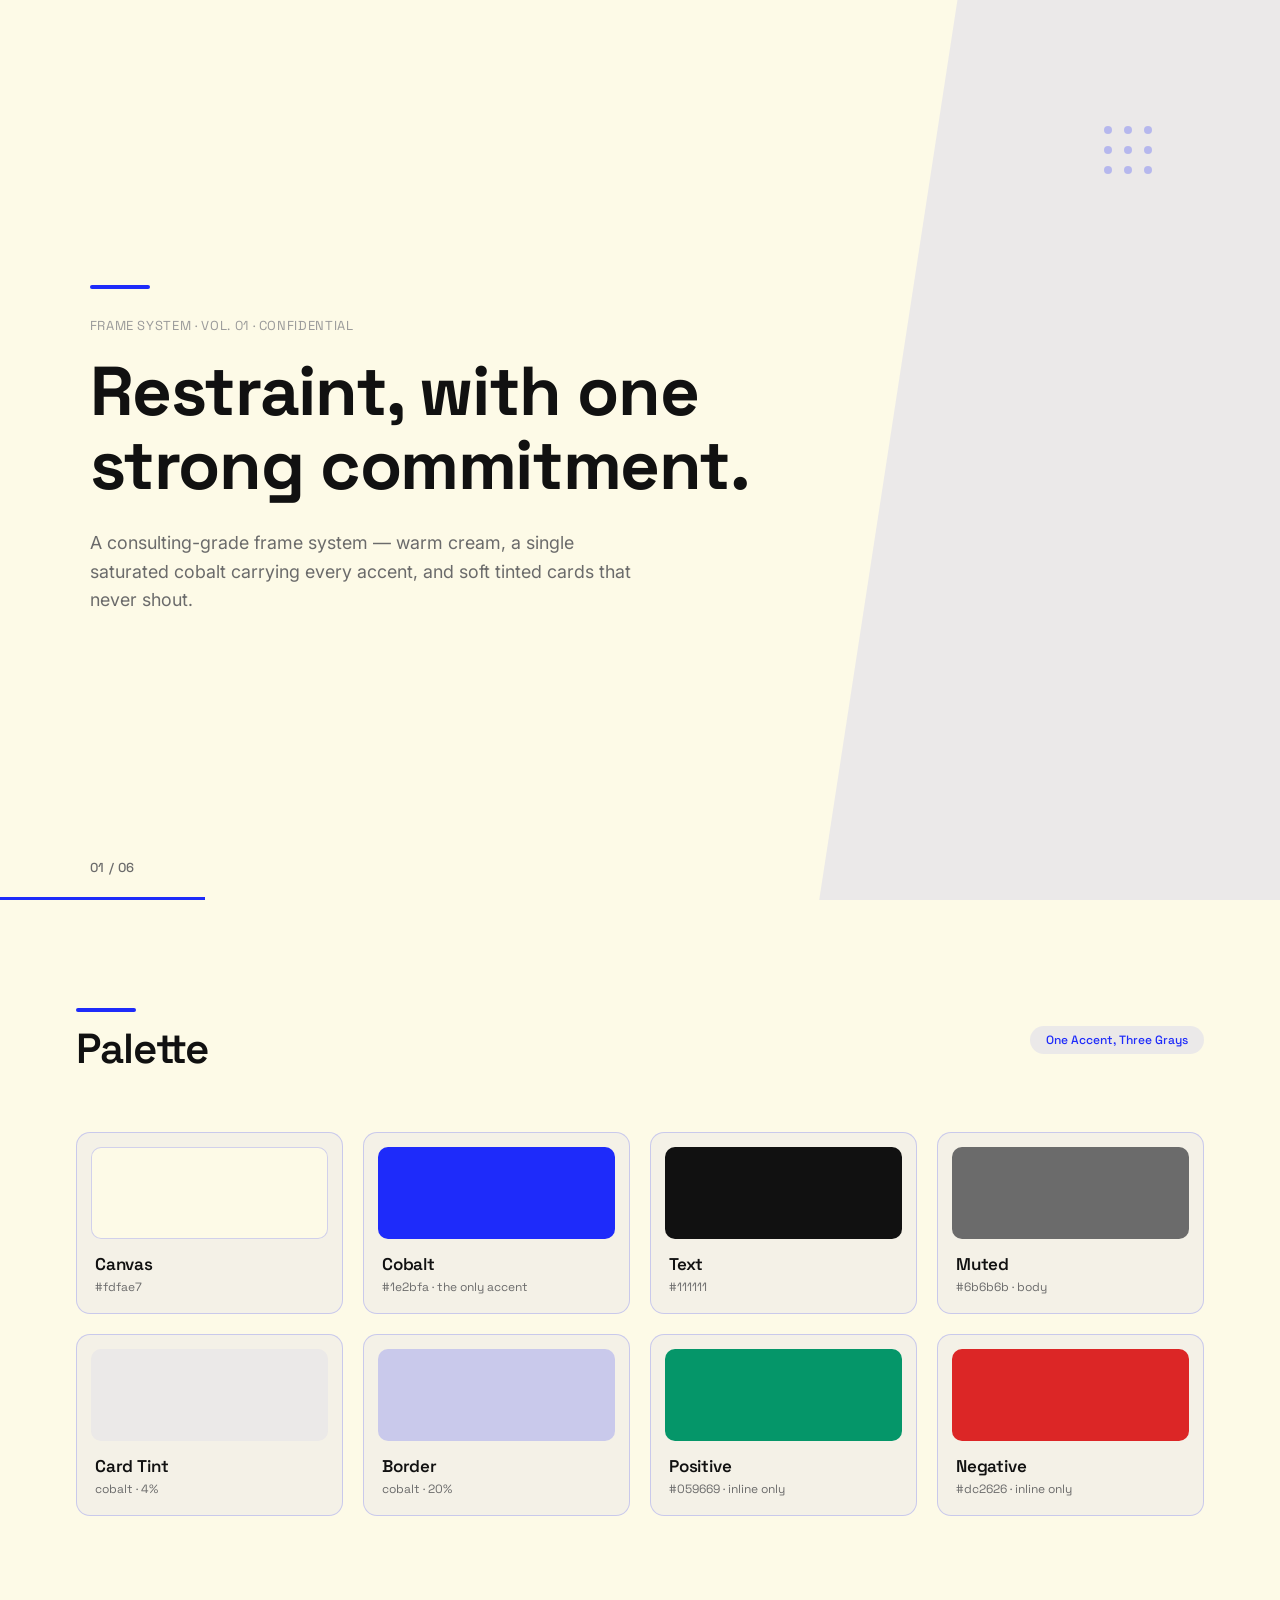
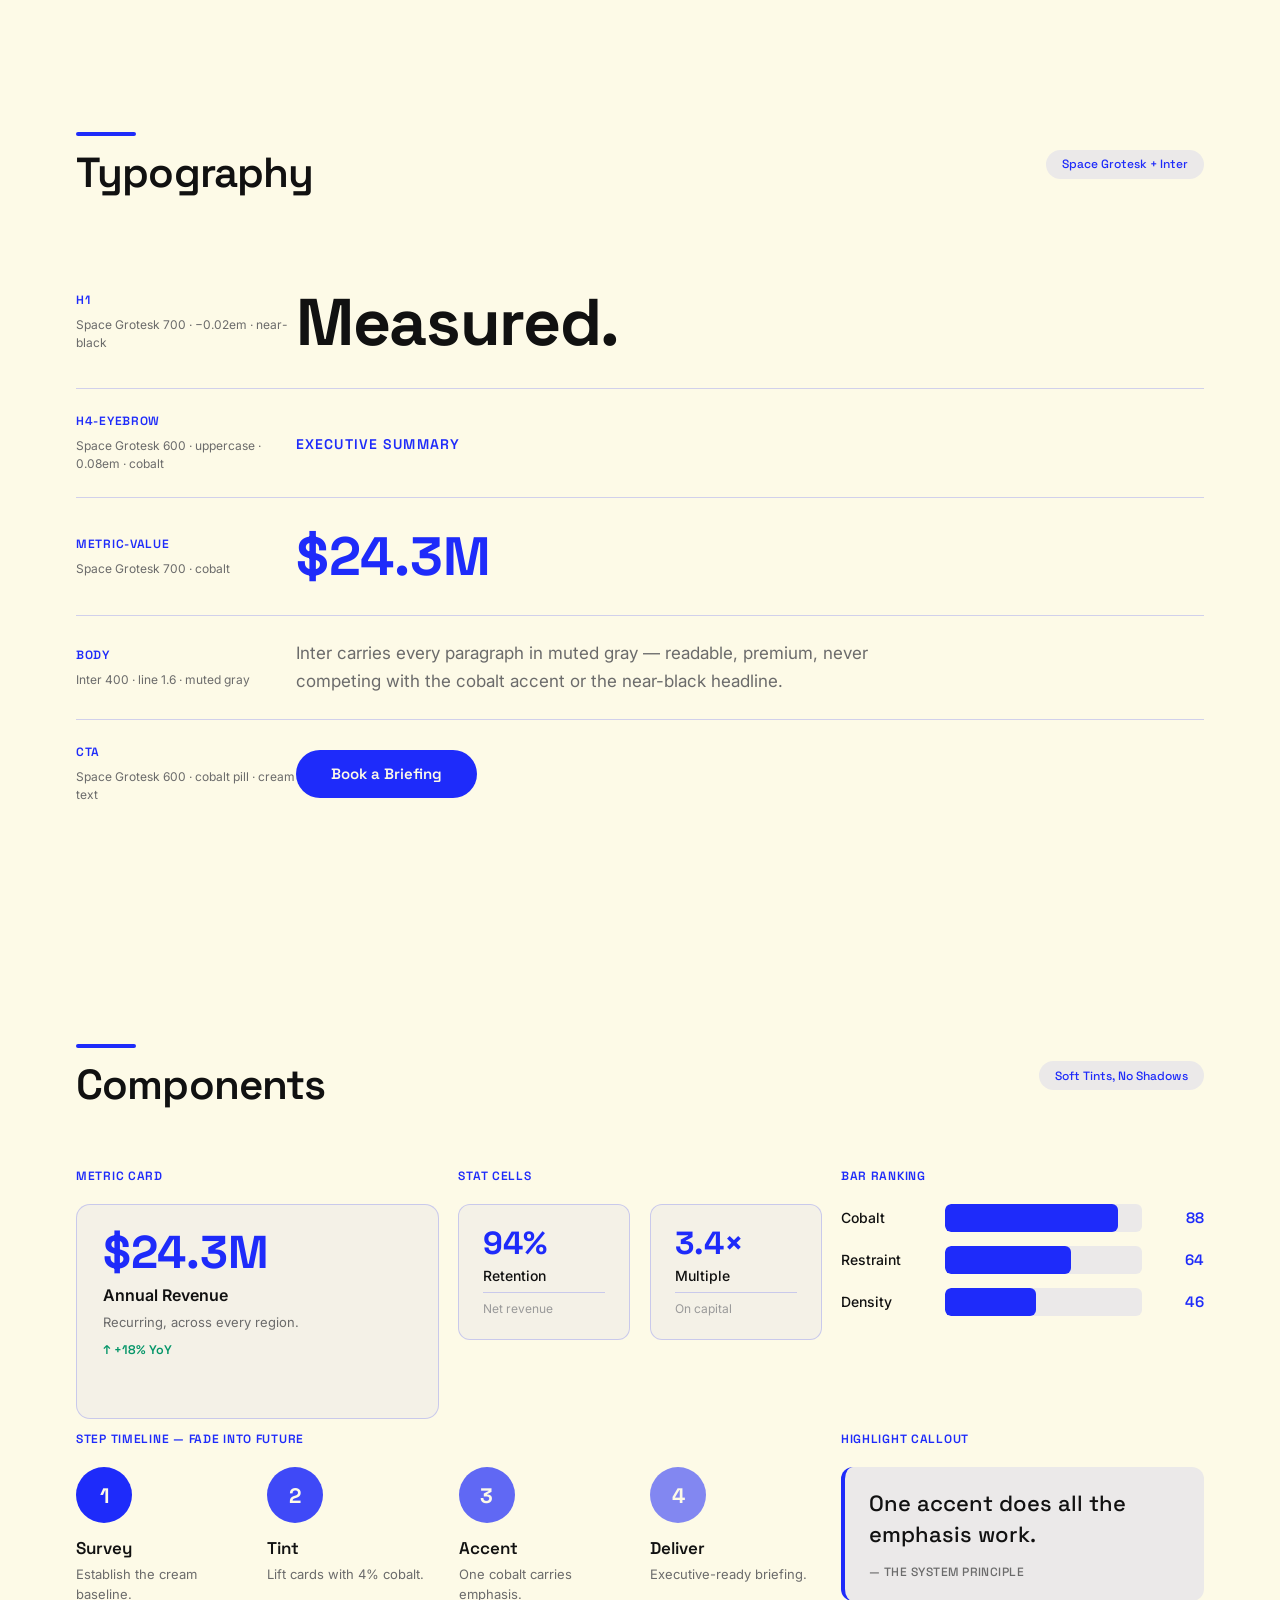
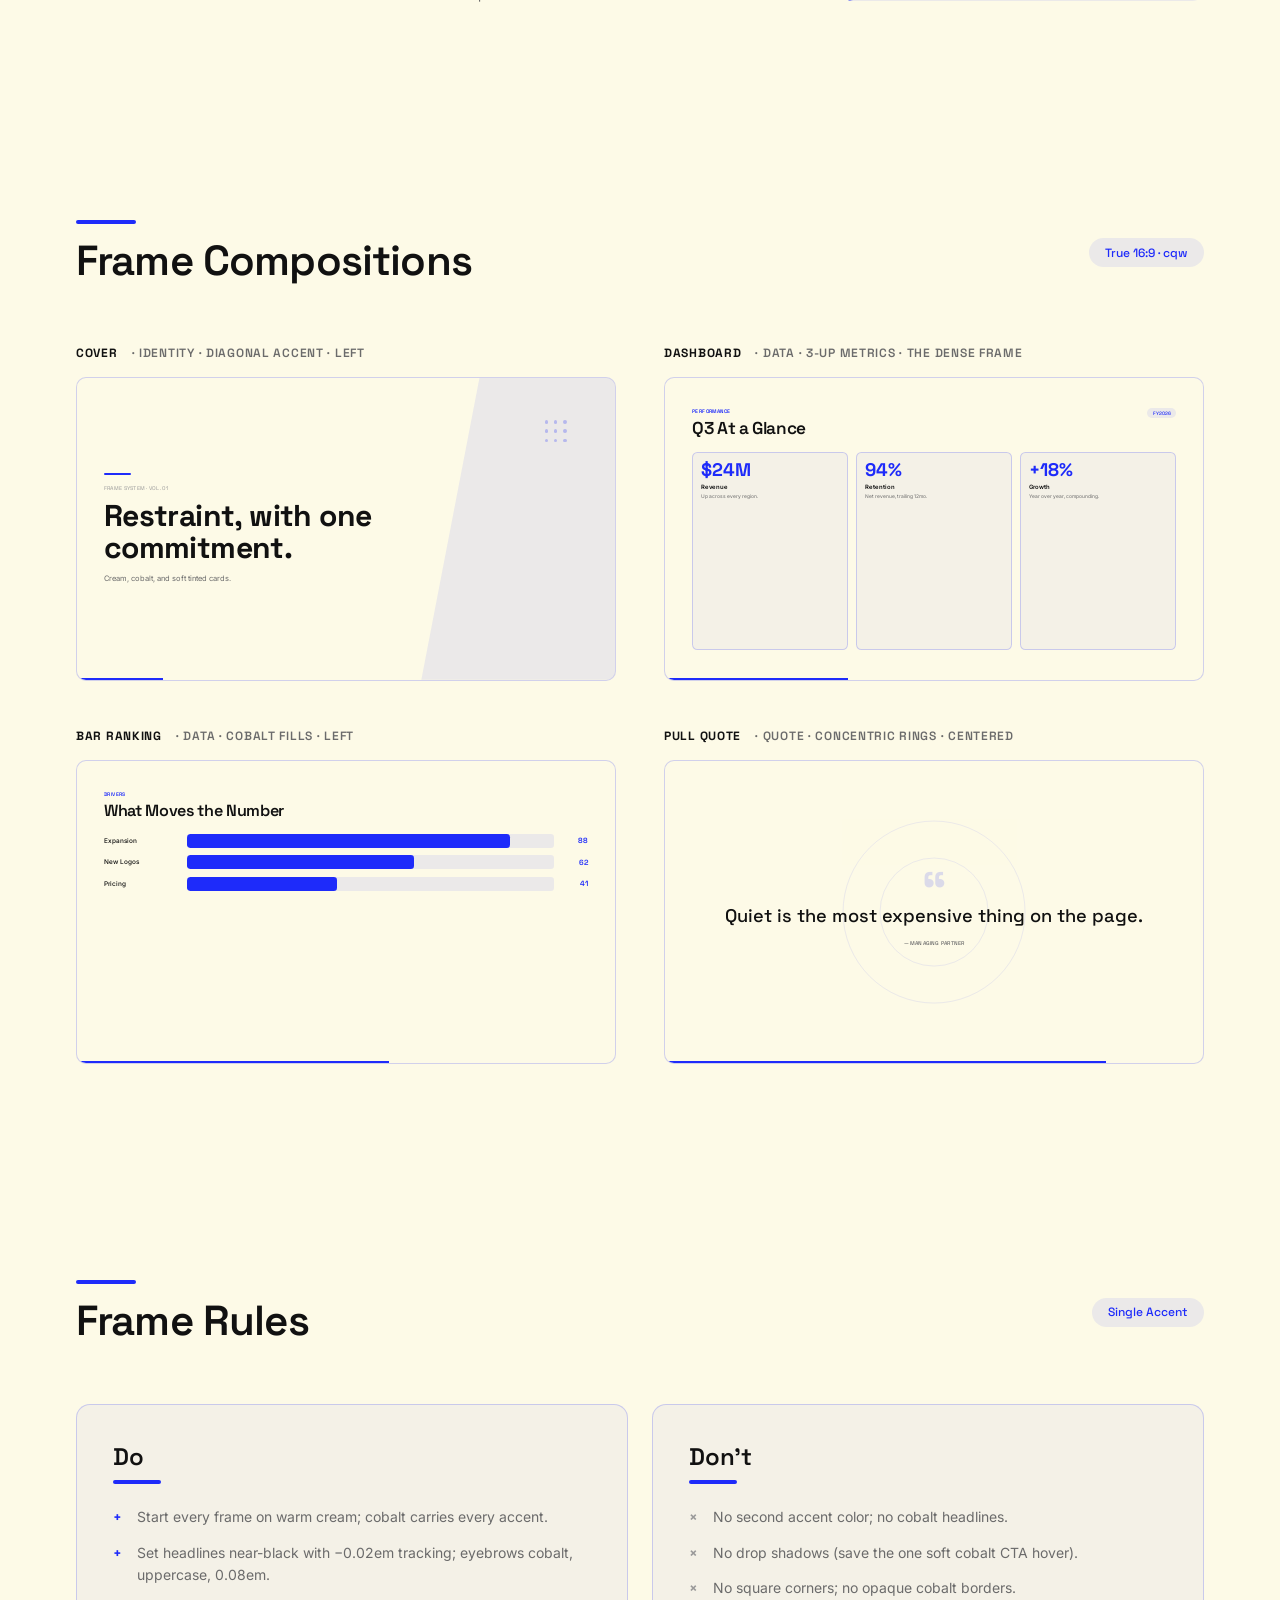
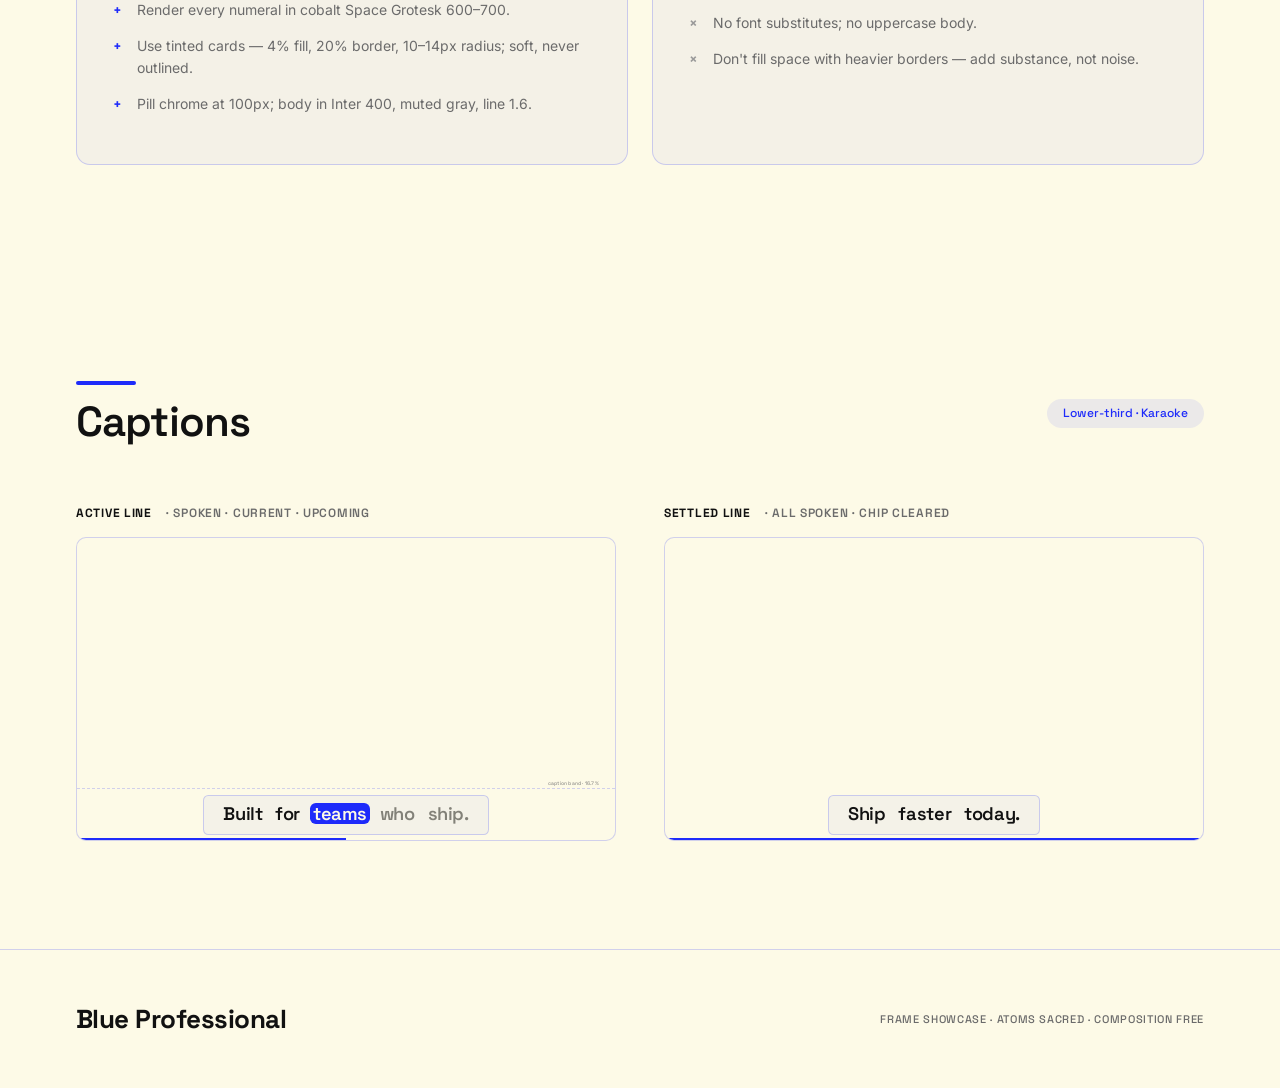
<file: .claude/skills/hyperframes/assets/frame-presets/blue-professional/frame-showcase.html>
<!doctype html>
<html lang="en">
  <head>
    <meta charset="utf-8" />
    <meta name="viewport" content="width=device-width,initial-scale=1" />
    <title>Blue Professional</title>
    <link rel="preconnect" href="https://fonts.googleapis.com" />
    <link rel="preconnect" href="https://fonts.gstatic.com" crossorigin />
    <link
      href="https://fonts.googleapis.com/css2?family=Space+Grotesk:wght@400;500;600;700&family=Inter:wght@400;500;600&display=swap"
      rel="stylesheet"
    />
    <style id="ds-tokens">
      :root {
        --bg: #fdfae7;
        --primary: #1e2bfa;
        --text: #111111;
        --muted: #6b6b6b;
        --light: #9a9a9a;
        --accent-light: rgba(30, 43, 250, 0.08);
        --accent-medium: rgba(30, 43, 250, 0.15);
        --border: rgba(30, 43, 250, 0.2);
        --card-bg: rgba(30, 43, 250, 0.04);
        --positive: #059669;
        --negative: #dc2626;
        --disp: "Space Grotesk", sans-serif;
        --body: "Inter", sans-serif;
      }
      * {
        margin: 0;
        padding: 0;
        box-sizing: border-box;
      }
      html {
        background: #0b0b16;
      }
      body {
        background: var(--bg);
        color: var(--muted);
        font-family: var(--body);
        -webkit-font-smoothing: antialiased;
      }
      .disp {
        font-family: var(--disp);
      }
      .eyebrow {
        font-family: var(--disp);
        font-weight: 600;
        text-transform: uppercase;
        letter-spacing: 0.08em;
        font-size: 14px;
        color: var(--primary);
      }

      section {
        padding: 108px 76px;
        position: relative;
      }
      .sec-head {
        display: flex;
        align-items: flex-start;
        gap: 20px;
        margin-bottom: 60px;
      }
      .sec-head .ey {
        display: flex;
        flex-direction: column;
        gap: 14px;
      }
      .sec-head .aline {
        width: 60px;
        height: 4px;
        background: var(--primary);
        border-radius: 2px;
      }
      .sec-head h2 {
        font-family: var(--disp);
        font-weight: 600;
        font-size: 42px;
        line-height: 1.1;
        letter-spacing: -0.02em;
        color: var(--text);
      }
      .sec-head .sp {
        flex: 1;
      }
      .sec-head .tagpill {
        background: var(--accent-light);
        color: var(--primary);
        padding: 0.4rem 1rem;
        border-radius: 100px;
        font-family: var(--disp);
        font-weight: 500;
        font-size: 12px;
        align-self: center;
      }

      /* COVER */
      .cover {
        min-height: 100vh;
        padding: 0 7vw;
        display: flex;
        flex-direction: column;
        justify-content: center;
        position: relative;
        overflow: hidden;
      }
      .cover .deco {
        position: absolute;
        top: 0;
        right: 0;
        bottom: 0;
        width: 36%;
        background: var(--accent-light);
        clip-path: polygon(30% 0, 100% 0, 100% 100%, 0% 100%);
      }
      .cover .dots {
        position: absolute;
        top: 14%;
        right: 10%;
        display: grid;
        grid-template-columns: repeat(3, 1fr);
        gap: 12px;
        opacity: 0.25;
        z-index: 2;
      }
      .cover .dots i {
        width: 8px;
        height: 8px;
        border-radius: 50%;
        background: var(--primary);
      }
      .cover .inner {
        position: relative;
        z-index: 3;
        max-width: 64%;
      }
      .cover .aline {
        width: 60px;
        height: 4px;
        background: var(--primary);
        border-radius: 2px;
        margin-bottom: 28px;
      }
      .cover .meta {
        font-family: var(--disp);
        font-weight: 400;
        font-size: 13px;
        letter-spacing: 0.05em;
        color: var(--light);
        margin-bottom: 20px;
      }
      .cover h1 {
        font-family: var(--disp);
        font-weight: 700;
        font-size: clamp(46px, 5.4vw, 76px);
        line-height: 1.08;
        letter-spacing: -0.02em;
        color: var(--text);
      }
      .cover .sub {
        font-family: var(--body);
        font-weight: 400;
        font-size: clamp(16px, 1.4vw, 20px);
        line-height: 1.6;
        color: var(--muted);
        margin-top: 26px;
        max-width: 560px;
      }
      .cover .pbar {
        position: absolute;
        bottom: 0;
        left: 0;
        height: 3px;
        width: 16%;
        background: var(--primary);
      }
      .cover .counter {
        position: absolute;
        bottom: 24px;
        left: 7vw;
        font-family: var(--disp);
        font-weight: 500;
        font-size: 13px;
        letter-spacing: 0.05em;
        color: var(--muted);
      }

      /* PALETTE */
      .swatches {
        display: grid;
        grid-template-columns: repeat(4, 1fr);
        gap: 20px;
      }
      .sw {
        background: var(--card-bg);
        border: 1.5px solid var(--border);
        border-radius: 14px;
        overflow: hidden;
      }
      .sw .chip {
        height: 92px;
        border-radius: 10px;
        margin: 14px 14px 0;
      }
      .sw .meta {
        padding: 14px 18px 18px;
      }
      .sw .name {
        font-family: var(--disp);
        font-weight: 600;
        font-size: 17px;
        color: var(--text);
        letter-spacing: -0.01em;
      }
      .sw .hex {
        font-family: var(--disp);
        font-size: 12px;
        color: var(--muted);
        margin-top: 4px;
      }

      /* TYPE */
      .type-row {
        display: grid;
        grid-template-columns: 220px 1fr;
        align-items: center;
        padding: 24px 0;
        border-bottom: 1px solid var(--border);
      }
      .type-row .tok {
        font-family: var(--disp);
        font-weight: 600;
        text-transform: uppercase;
        letter-spacing: 0.06em;
        font-size: 12px;
        color: var(--primary);
      }
      .type-row .m {
        font-size: 12px;
        color: var(--muted);
        margin-top: 8px;
        line-height: 1.5;
      }
      .type-row .spec {
        overflow: hidden;
      }

      /* COMPONENTS */
      .cnote {
        font-family: var(--disp);
        font-weight: 600;
        text-transform: uppercase;
        letter-spacing: 0.06em;
        font-size: 12px;
        color: var(--primary);
        margin-bottom: 20px;
      }
      .cgrid {
        display: grid;
        grid-template-columns: repeat(12, 1fr);
        gap: 1.2rem;
        margin-bottom: 48px;
      }
      .s3 {
        grid-column: span 3;
      }
      .s4 {
        grid-column: span 4;
      }
      .s6 {
        grid-column: span 6;
      }
      .s8 {
        grid-column: span 8;
      }
      .card {
        background: var(--card-bg);
        border: 1.5px solid var(--border);
        border-radius: 14px;
        padding: 1.5rem 1.6rem;
        height: 100%;
      }
      .card .mv {
        font-family: var(--disp);
        font-weight: 700;
        font-size: 46px;
        line-height: 1;
        color: var(--primary);
      }
      .card .ml {
        font-family: var(--body);
        font-weight: 600;
        font-size: 16px;
        color: var(--text);
        margin-top: 10px;
      }
      .card .md {
        font-size: 13px;
        line-height: 1.5;
        color: var(--muted);
        margin-top: 8px;
      }
      .card .chg {
        font-family: var(--disp);
        font-weight: 600;
        font-size: 12.5px;
        margin-top: 10px;
      }
      .card .chg.pos {
        color: var(--positive);
      }
      .card .chg.neg {
        color: var(--negative);
      }
      .statcell {
        background: var(--card-bg);
        border: 1px solid var(--border);
        border-radius: 12px;
        padding: 1.4rem 1.5rem;
      }
      .statcell .n {
        font-family: var(--disp);
        font-weight: 700;
        font-size: 32px;
        color: var(--primary);
        line-height: 1;
      }
      .statcell .nm {
        font-family: var(--body);
        font-weight: 500;
        font-size: 14px;
        color: var(--text);
        margin-top: 8px;
      }
      .statcell .ctx {
        font-size: 12px;
        color: var(--light);
        margin-top: 8px;
        padding-top: 8px;
        border-top: 1px solid var(--border);
      }
      .bars .row {
        display: flex;
        align-items: center;
        gap: 14px;
        margin-bottom: 14px;
      }
      .bars .bl {
        font-family: var(--body);
        font-weight: 500;
        font-size: 14px;
        color: var(--text);
        width: 90px;
      }
      .bars .track {
        flex: 1;
        height: 28px;
        background: var(--accent-light);
        border-radius: 6px;
        overflow: hidden;
      }
      .bars .fill {
        height: 100%;
        display: block;
        background: var(--primary);
        border-radius: 6px;
      }
      .bars .pct {
        font-family: var(--disp);
        font-weight: 600;
        font-size: 15px;
        color: var(--primary);
        width: 48px;
        text-align: right;
      }
      .steps {
        display: flex;
        gap: 20px;
      }
      .step {
        flex: 1;
      }
      .step .circ {
        width: 56px;
        height: 56px;
        border-radius: 50%;
        background: var(--primary);
        color: var(--bg);
        display: grid;
        place-items: center;
        font-family: var(--disp);
        font-weight: 700;
        font-size: 21px;
      }
      .step .t {
        font-family: var(--disp);
        font-weight: 600;
        font-size: 17px;
        color: var(--text);
        margin-top: 14px;
      }
      .step .d {
        font-size: 13px;
        line-height: 1.5;
        color: var(--muted);
        margin-top: 6px;
      }
      .hilite {
        background: var(--accent-light);
        border-left: 4px solid var(--primary);
        border-radius: 12px;
        padding: 1.3rem 1.5rem;
      }
      .hilite .q {
        font-family: var(--disp);
        font-weight: 500;
        font-size: 22px;
        line-height: 1.4;
        color: var(--text);
      }
      .hilite .c {
        font-family: var(--disp);
        font-weight: 500;
        text-transform: uppercase;
        letter-spacing: 0.04em;
        font-size: 12px;
        color: var(--muted);
        margin-top: 14px;
      }
      .cta {
        display: inline-block;
        background: var(--primary);
        color: var(--bg);
        padding: 0.9rem 2.2rem;
        border-radius: 100px;
        font-family: var(--disp);
        font-weight: 600;
        font-size: 15px;
      }

      /* COMPOSITIONS */
      .gallery {
        display: grid;
        grid-template-columns: 1fr 1fr;
        gap: 48px;
      }
      .fw .flabel {
        display: flex;
        gap: 14px;
        align-items: baseline;
        margin-bottom: 16px;
        font-family: var(--disp);
        font-weight: 600;
        text-transform: uppercase;
        letter-spacing: 0.06em;
        font-size: 12px;
        color: var(--muted);
      }
      .fw .flabel b {
        color: var(--text);
      }
      .frame {
        aspect-ratio: 16/9;
        container-type: size;
        position: relative;
        overflow: hidden;
        background: var(--bg);
        border: 1px solid var(--border);
        border-radius: 10px;
      }
      .frame > .body {
        position: absolute;
        inset: 0;
        z-index: 3;
      }
      .frame .pbar {
        position: absolute;
        bottom: 0;
        left: 0;
        height: 0.3cqw;
        background: var(--primary);
        z-index: 5;
      }

      /* f1 cover */
      .gf1 .deco {
        position: absolute;
        top: 0;
        right: 0;
        bottom: 0;
        width: 36%;
        background: var(--accent-light);
        clip-path: polygon(30% 0, 100% 0, 100% 100%, 0% 100%);
        z-index: 1;
      }
      .gf1 .dots {
        position: absolute;
        top: 14%;
        right: 9%;
        display: grid;
        grid-template-columns: repeat(3, 1fr);
        gap: 1cqw;
        opacity: 0.25;
        z-index: 2;
      }
      .gf1 .dots i {
        width: 0.7cqw;
        height: 0.7cqw;
        border-radius: 50%;
        background: var(--primary);
      }
      .gf1 .body {
        display: flex;
        flex-direction: column;
        justify-content: center;
        padding: 0 5cqw;
      }
      .gf1 .aline {
        width: 5cqw;
        height: 0.3cqw;
        background: var(--primary);
        border-radius: 0.2cqw;
        margin-bottom: 2cqw;
      }
      .gf1 .ey {
        font-family: var(--disp);
        font-weight: 400;
        font-size: 1cqw;
        letter-spacing: 0.05em;
        color: var(--light);
        margin-bottom: 1.4cqw;
      }
      .gf1 h3 {
        font-family: var(--disp);
        font-weight: 700;
        font-size: 5.6cqw;
        line-height: 1.06;
        letter-spacing: -0.02em;
        color: var(--text);
        max-width: 58cqw;
      }
      .gf1 .sub {
        font-size: 1.4cqw;
        line-height: 1.5;
        color: var(--muted);
        margin-top: 1.8cqw;
        max-width: 48cqw;
      }

      /* f2 dashboard */
      .gf2 .body {
        padding: 5.5cqw 5cqw;
        display: flex;
        flex-direction: column;
      }
      .gf2 .hdr {
        display: flex;
        justify-content: space-between;
        align-items: flex-start;
        margin-bottom: 2.4cqw;
      }
      .gf2 .ey {
        font-family: var(--disp);
        font-weight: 600;
        text-transform: uppercase;
        letter-spacing: 0.08em;
        font-size: 0.95cqw;
        color: var(--primary);
      }
      .gf2 h3 {
        font-family: var(--disp);
        font-weight: 600;
        font-size: 3.2cqw;
        letter-spacing: -0.02em;
        color: var(--text);
        margin-top: 0.6cqw;
      }
      .gf2 .tp {
        background: var(--accent-light);
        color: var(--primary);
        padding: 0.4cqw 1cqw;
        border-radius: 100px;
        font-family: var(--disp);
        font-weight: 500;
        font-size: 0.9cqw;
      }
      .gf2 .grid {
        display: grid;
        grid-template-columns: repeat(3, 1fr);
        gap: 1.4cqw;
        flex: 1;
      }
      .gf2 .c {
        background: var(--card-bg);
        border: 0.1cqw solid var(--border);
        border-radius: 1cqw;
        padding: 1.6cqw;
      }
      .gf2 .c .n {
        font-family: var(--disp);
        font-weight: 700;
        font-size: 3.4cqw;
        color: var(--primary);
        line-height: 1;
      }
      .gf2 .c .nm {
        font-family: var(--body);
        font-weight: 600;
        font-size: 1.1cqw;
        color: var(--text);
        margin-top: 0.6cqw;
      }
      .gf2 .c .d {
        font-size: 0.92cqw;
        line-height: 1.45;
        color: var(--muted);
        margin-top: 0.5cqw;
      }

      /* f3 bars */
      .gf3 .body {
        padding: 5.5cqw 5cqw;
        display: flex;
        flex-direction: column;
      }
      .gf3 .ey {
        font-family: var(--disp);
        font-weight: 600;
        text-transform: uppercase;
        letter-spacing: 0.08em;
        font-size: 0.95cqw;
        color: var(--primary);
        margin-bottom: 0.6cqw;
      }
      .gf3 h3 {
        font-family: var(--disp);
        font-weight: 600;
        font-size: 3cqw;
        letter-spacing: -0.02em;
        color: var(--text);
        margin-bottom: 2.4cqw;
      }
      .gf3 .row {
        display: flex;
        align-items: center;
        gap: 1.4cqw;
        margin-bottom: 1.4cqw;
      }
      .gf3 .bl {
        font-family: var(--body);
        font-weight: 500;
        font-size: 1.2cqw;
        color: var(--text);
        width: 14cqw;
      }
      .gf3 .track {
        flex: 1;
        height: 2.6cqw;
        background: var(--accent-light);
        border-radius: 0.6cqw;
        overflow: hidden;
      }
      .gf3 .fill {
        height: 100%;
        display: block;
        background: var(--primary);
        border-radius: 0.6cqw;
      }
      .gf3 .pct {
        font-family: var(--disp);
        font-weight: 600;
        font-size: 1.4cqw;
        color: var(--primary);
        width: 5cqw;
        text-align: right;
      }

      /* f4 quote/closing */
      .gf4 {
        position: relative;
      }
      .gf4 .rings {
        position: absolute;
        left: 50%;
        top: 50%;
        transform: translate(-50%, -50%);
        width: 34cqw;
        height: 34cqw;
        border: 0.1cqw solid var(--border);
        border-radius: 50%;
        opacity: 0.4;
        z-index: 1;
      }
      .gf4 .rings::before {
        content: "";
        position: absolute;
        inset: 20%;
        border: 0.1cqw solid var(--border);
        border-radius: 50%;
      }
      .gf4 .body {
        display: flex;
        flex-direction: column;
        justify-content: center;
        align-items: center;
        text-align: center;
        padding: 0 9cqw;
      }
      .gf4 .qm {
        font-family: var(--disp);
        font-weight: 700;
        font-size: 9cqw;
        line-height: 0.5;
        color: var(--primary);
        opacity: 0.15;
        height: 4cqw;
      }
      .gf4 .q {
        font-family: var(--disp);
        font-weight: 500;
        font-size: 3.4cqw;
        line-height: 1.35;
        color: var(--text);
        margin-top: 1cqw;
      }
      .gf4 .c {
        font-family: var(--disp);
        font-weight: 500;
        text-transform: uppercase;
        letter-spacing: 0.04em;
        font-size: 1cqw;
        color: var(--muted);
        margin-top: 2cqw;
      }

      /* PRINCIPLES */
      .dos {
        display: grid;
        grid-template-columns: 1fr 1fr;
        gap: 24px;
      }
      .do-card {
        background: var(--card-bg);
        border: 1.5px solid var(--border);
        border-radius: 14px;
        padding: 36px;
      }
      .do-card h4 {
        font-family: var(--disp);
        font-weight: 600;
        font-size: 24px;
        color: var(--text);
        margin-bottom: 8px;
        letter-spacing: -0.01em;
      }
      .do-card .aline {
        width: 48px;
        height: 4px;
        background: var(--primary);
        border-radius: 2px;
        margin-bottom: 22px;
      }
      .do-card ul {
        list-style: none;
      }
      .do-card li {
        font-size: 14px;
        line-height: 1.6;
        padding-left: 24px;
        position: relative;
        margin-bottom: 13px;
        color: var(--muted);
      }
      .do-card li::before {
        position: absolute;
        left: 0;
        font-family: var(--disp);
        font-weight: 700;
        color: var(--primary);
      }
      .do-card.do li::before {
        content: "+";
      }
      .do-card.dont li::before {
        content: "\00d7";
        color: var(--light);
      }

      .foot {
        padding: 52px 76px;
        border-top: 1px solid var(--border);
        display: flex;
        justify-content: space-between;
        align-items: center;
      }
      .foot .l {
        font-family: var(--disp);
        font-weight: 700;
        font-size: 26px;
        color: var(--text);
        letter-spacing: -0.02em;
      }
      .foot .r {
        font-family: var(--disp);
        font-weight: 500;
        text-transform: uppercase;
        letter-spacing: 0.06em;
        font-size: 11px;
        color: var(--muted);
      }
      @media (max-width: 1100px) {
        .gallery {
          grid-template-columns: 1fr;
        }
        .swatches {
          grid-template-columns: 1fr 1fr;
        }
      }
    </style>
    <link
      rel="stylesheet"
      href="https://fonts.googleapis.com/css2?family=Space+Grotesk:wght@400;500;600;700&display=swap"
    />
    <link
      rel="stylesheet"
      href="https://fonts.googleapis.com/css2?family=Inter:wght@400;500;600;700&display=swap"
    />
    <style id="ft-override">
      :root {
        --primary: #fdfae7 !important;
        --secondary: #111111 !important;
        --tertiary: #6b6b6b !important;
        --accent: #1e2bfa !important;
        --f-disp: "Space Grotesk", sans-serif !important;
        --f-body: "Inter", sans-serif !important;
        --bg: #fdfae7 !important;
        --primary: #1e2bfa !important;
        --text: #111111 !important;
        --muted: #6b6b6b !important;
        --disp: "Space Grotesk", sans-serif !important;
        --body: "Inter", sans-serif !important;
        --light: #9a9a9a !important;
        --positive: #059669 !important;
        --negative: #dc2626 !important;
        --accent-light: rgba(30, 43, 250, 0.08) !important;
        --accent-medium: rgba(30, 43, 250, 0.15) !important;
        --border: rgba(30, 43, 250, 0.2) !important;
        --card-bg: rgba(30, 43, 250, 0.04) !important;
      }
    </style>
  </head>
  <body>
    <!-- COVER -->
    <section class="cover">
      <div class="deco"></div>
      <div class="dots"><i></i><i></i><i></i><i></i><i></i><i></i><i></i><i></i><i></i></div>
      <div class="inner">
        <div class="aline"></div>
        <div class="meta">FRAME SYSTEM · VOL. 01 · CONFIDENTIAL</div>
        <h1>Restraint, with one strong commitment.</h1>
        <div class="sub">
          A consulting-grade frame system — warm cream, a single saturated cobalt carrying every
          accent, and soft tinted cards that never shout.
        </div>
      </div>
      <div class="counter">01 / 06</div>
      <div class="pbar"></div>
    </section>

    <!-- PALETTE -->
    <section>
      <div class="sec-head">
        <div class="ey">
          <div class="aline"></div>
          <h2>Palette</h2>
        </div>
        <span class="sp"></span><span class="tagpill">One Accent, Three Grays</span>
      </div>
      <div class="swatches">
        <div class="sw">
          <div
            class="chip"
            style="background: var(--bg); box-shadow: inset 0 0 0 1px var(--border)"
          ></div>
          <div class="meta">
            <div class="name">Canvas</div>
            <div class="hex">#fdfae7</div>
          </div>
        </div>
        <div class="sw">
          <div class="chip" style="background: var(--primary)"></div>
          <div class="meta">
            <div class="name">Cobalt</div>
            <div class="hex">#1e2bfa · the only accent</div>
          </div>
        </div>
        <div class="sw">
          <div class="chip" style="background: var(--text)"></div>
          <div class="meta">
            <div class="name">Text</div>
            <div class="hex">#111111</div>
          </div>
        </div>
        <div class="sw">
          <div class="chip" style="background: var(--muted)"></div>
          <div class="meta">
            <div class="name">Muted</div>
            <div class="hex">#6b6b6b · body</div>
          </div>
        </div>
        <div class="sw">
          <div class="chip" style="background: var(--card-bg)"></div>
          <div class="meta">
            <div class="name">Card Tint</div>
            <div class="hex">cobalt · 4%</div>
          </div>
        </div>
        <div class="sw">
          <div class="chip" style="background: var(--border)"></div>
          <div class="meta">
            <div class="name">Border</div>
            <div class="hex">cobalt · 20%</div>
          </div>
        </div>
        <div class="sw">
          <div class="chip" style="background: var(--positive)"></div>
          <div class="meta">
            <div class="name">Positive</div>
            <div class="hex">#059669 · inline only</div>
          </div>
        </div>
        <div class="sw">
          <div class="chip" style="background: var(--negative)"></div>
          <div class="meta">
            <div class="name">Negative</div>
            <div class="hex">#dc2626 · inline only</div>
          </div>
        </div>
      </div>
    </section>

    <!-- TYPOGRAPHY -->
    <section>
      <div class="sec-head">
        <div class="ey">
          <div class="aline"></div>
          <h2>Typography</h2>
        </div>
        <span class="sp"></span><span class="tagpill">Space Grotesk + Inter</span>
      </div>
      <div class="type-row">
        <div>
          <div class="tok">h1</div>
          <div class="m">Space Grotesk 700 · −0.02em · near-black</div>
        </div>
        <div class="spec">
          <span
            class="disp"
            style="font-weight: 700; font-size: 66px; letter-spacing: -0.02em; color: var(--text)"
            >Measured.</span
          >
        </div>
      </div>
      <div class="type-row">
        <div>
          <div class="tok">h4-eyebrow</div>
          <div class="m">Space Grotesk 600 · uppercase · 0.08em · cobalt</div>
        </div>
        <div class="spec"><span class="eyebrow">Executive Summary</span></div>
      </div>
      <div class="type-row">
        <div>
          <div class="tok">metric-value</div>
          <div class="m">Space Grotesk 700 · cobalt</div>
        </div>
        <div class="spec">
          <span class="disp" style="font-weight: 700; font-size: 54px; color: var(--primary)"
            >$24.3M</span
          >
        </div>
      </div>
      <div class="type-row">
        <div>
          <div class="tok">body</div>
          <div class="m">Inter 400 · line 1.6 · muted gray</div>
        </div>
        <div class="spec">
          <p style="font-size: 17px; line-height: 1.6; max-width: 660px">
            Inter carries every paragraph in muted gray — readable, premium, never competing with
            the cobalt accent or the near-black headline.
          </p>
        </div>
      </div>
      <div class="type-row" style="border-bottom: 0">
        <div>
          <div class="tok">cta</div>
          <div class="m">Space Grotesk 600 · cobalt pill · cream text</div>
        </div>
        <div class="spec"><span class="cta">Book a Briefing</span></div>
      </div>
    </section>

    <!-- COMPONENTS -->
    <section>
      <div class="sec-head">
        <div class="ey">
          <div class="aline"></div>
          <h2>Components</h2>
        </div>
        <span class="sp"></span><span class="tagpill">Soft Tints, No Shadows</span>
      </div>

      <div class="cgrid">
        <div class="s4">
          <div class="cnote">Metric card</div>
          <div class="card">
            <div class="mv">$24.3M</div>
            <div class="ml">Annual Revenue</div>
            <div class="md">Recurring, across every region.</div>
            <div class="chg pos">↑ +18% YoY</div>
          </div>
        </div>
        <div class="s4">
          <div class="cnote">Stat cells</div>
          <div style="display: grid; grid-template-columns: 1fr 1fr; gap: 1.2rem">
            <div class="statcell">
              <div class="n">94%</div>
              <div class="nm">Retention</div>
              <div class="ctx">Net revenue</div>
            </div>
            <div class="statcell">
              <div class="n">3.4×</div>
              <div class="nm">Multiple</div>
              <div class="ctx">On capital</div>
            </div>
          </div>
        </div>
        <div class="s4">
          <div class="cnote">Bar ranking</div>
          <div class="bars">
            <div class="row">
              <span class="bl">Cobalt</span
              ><span class="track"><span class="fill" style="width: 88%"></span></span
              ><span class="pct">88</span>
            </div>
            <div class="row">
              <span class="bl">Restraint</span
              ><span class="track"><span class="fill" style="width: 64%"></span></span
              ><span class="pct">64</span>
            </div>
            <div class="row">
              <span class="bl">Density</span
              ><span class="track"><span class="fill" style="width: 46%"></span></span
              ><span class="pct">46</span>
            </div>
          </div>
        </div>
      </div>

      <div class="cgrid" style="margin-bottom: 0">
        <div class="s8">
          <div class="cnote">Step timeline — fade into future</div>
          <div class="steps">
            <div class="step">
              <div class="circ" style="opacity: 1">1</div>
              <div class="t">Survey</div>
              <div class="d">Establish the cream baseline.</div>
            </div>
            <div class="step">
              <div class="circ" style="opacity: 0.85">2</div>
              <div class="t">Tint</div>
              <div class="d">Lift cards with 4% cobalt.</div>
            </div>
            <div class="step">
              <div class="circ" style="opacity: 0.7">3</div>
              <div class="t">Accent</div>
              <div class="d">One cobalt carries emphasis.</div>
            </div>
            <div class="step">
              <div class="circ" style="opacity: 0.55">4</div>
              <div class="t">Deliver</div>
              <div class="d">Executive-ready briefing.</div>
            </div>
          </div>
        </div>
        <div class="s4">
          <div class="cnote">Highlight callout</div>
          <div class="hilite">
            <div class="q">One accent does all the emphasis work.</div>
            <div class="c">— The System Principle</div>
          </div>
        </div>
      </div>
    </section>

    <!-- COMPOSITIONS -->
    <section>
      <div class="sec-head">
        <div class="ey">
          <div class="aline"></div>
          <h2>Frame Compositions</h2>
        </div>
        <span class="sp"></span><span class="tagpill">True 16:9 · cqw</span>
      </div>
      <div class="gallery">
        <div class="fw">
          <div class="flabel"><b>Cover</b><span>· identity · diagonal accent · left</span></div>
          <div class="frame gf1">
            <div class="deco"></div>
            <div class="dots"><i></i><i></i><i></i><i></i><i></i><i></i><i></i><i></i><i></i></div>
            <div class="body">
              <div class="aline"></div>
              <div class="ey">FRAME SYSTEM · VOL. 01</div>
              <h3>Restraint, with one commitment.</h3>
              <div class="sub">Cream, cobalt, and soft tinted cards.</div>
            </div>
            <div class="pbar" style="width: 16%"></div>
          </div>
        </div>

        <div class="fw">
          <div class="flabel">
            <b>Dashboard</b><span>· data · 3-up metrics · the dense frame</span>
          </div>
          <div class="frame gf2">
            <div class="body">
              <div class="hdr">
                <div>
                  <div class="ey">Performance</div>
                  <h3>Q3 At a Glance</h3>
                </div>
                <span class="tp">FY2026</span>
              </div>
              <div class="grid">
                <div class="c">
                  <div class="n">$24M</div>
                  <div class="nm">Revenue</div>
                  <div class="d">Up across every region.</div>
                </div>
                <div class="c">
                  <div class="n">94%</div>
                  <div class="nm">Retention</div>
                  <div class="d">Net revenue, trailing 12mo.</div>
                </div>
                <div class="c">
                  <div class="n">+18%</div>
                  <div class="nm">Growth</div>
                  <div class="d">Year over year, compounding.</div>
                </div>
              </div>
            </div>
            <div class="pbar" style="width: 34%"></div>
          </div>
        </div>

        <div class="fw">
          <div class="flabel"><b>Bar Ranking</b><span>· data · cobalt fills · left</span></div>
          <div class="frame gf3">
            <div class="body">
              <div class="ey">Drivers</div>
              <h3>What Moves the Number</h3>
              <div class="row">
                <span class="bl">Expansion</span
                ><span class="track"><span class="fill" style="width: 88%"></span></span
                ><span class="pct">88</span>
              </div>
              <div class="row">
                <span class="bl">New Logos</span
                ><span class="track"><span class="fill" style="width: 62%"></span></span
                ><span class="pct">62</span>
              </div>
              <div class="row">
                <span class="bl">Pricing</span
                ><span class="track"><span class="fill" style="width: 41%"></span></span
                ><span class="pct">41</span>
              </div>
            </div>
            <div class="pbar" style="width: 58%"></div>
          </div>
        </div>

        <div class="fw">
          <div class="flabel">
            <b>Pull Quote</b><span>· quote · concentric rings · centered</span>
          </div>
          <div class="frame gf4">
            <div class="rings"></div>
            <div class="body">
              <div class="qm">&ldquo;</div>
              <div class="q">Quiet is the most expensive thing on the page.</div>
              <div class="c">— Managing Partner</div>
            </div>
            <div class="pbar" style="width: 82%"></div>
          </div>
        </div>
      </div>
    </section>

    <!-- PRINCIPLES -->
    <section>
      <div class="sec-head">
        <div class="ey">
          <div class="aline"></div>
          <h2>Frame Rules</h2>
        </div>
        <span class="sp"></span><span class="tagpill">Single Accent</span>
      </div>
      <div class="dos">
        <div class="do-card do">
          <h4>Do</h4>
          <div class="aline"></div>
          <ul>
            <li>Start every frame on warm cream; cobalt carries every accent.</li>
            <li>
              Set headlines near-black with −0.02em tracking; eyebrows cobalt, uppercase, 0.08em.
            </li>
            <li>Render every numeral in cobalt Space Grotesk 600–700.</li>
            <li>Use tinted cards — 4% fill, 20% border, 10–14px radius; soft, never outlined.</li>
            <li>Pill chrome at 100px; body in Inter 400, muted gray, line 1.6.</li>
          </ul>
        </div>
        <div class="do-card dont">
          <h4>Don't</h4>
          <div class="aline"></div>
          <ul>
            <li>No second accent color; no cobalt headlines.</li>
            <li>No drop shadows (save the one soft cobalt CTA hover).</li>
            <li>No square corners; no opaque cobalt borders.</li>
            <li>No font substitutes; no uppercase body.</li>
            <li>Don't fill space with heavier borders — add substance, not noise.</li>
          </ul>
        </div>
      </div>
    </section>

    <!-- CAPTIONS — preview of caption-skin.html (the preset's lower-third karaoke look) -->
    <style>
      /* mirrors caption-skin.html; the skin's --cap-* vocab mapped to this preset's tokens */
      .capdemo {
        --cap-ink: var(--text);
        --cap-canvas: var(--bg);
        --cap-accent: var(--primary);
        --cap-accent-2: var(--negative);
      }
      .capdemo .stage {
        position: absolute;
        left: 0;
        right: 0;
        bottom: 0;
        height: 16.67cqh;
        display: flex;
        align-items: center;
        justify-content: center;
        z-index: 4;
      }
      .capdemo .pill {
        max-width: 80cqw;
        padding: 1.4cqw 3cqw 1.7cqw;
        background: color-mix(in srgb, var(--cap-accent) 4%, var(--cap-canvas));
        border: 0.16cqw solid color-mix(in srgb, var(--cap-accent) 20%, transparent);
        border-radius: 1cqw;
      }
      .capdemo .line {
        display: flex;
        flex-wrap: wrap;
        justify-content: center;
        gap: 0.1em 0.34em;
        font-family: var(--disp);
        font-weight: 600;
        font-size: 3.4cqw;
        line-height: 1.16;
        letter-spacing: -0.02em;
      }
      .capdemo .w {
        display: inline-block;
        padding: 0 0.18em;
        border-radius: 0.32em;
        color: color-mix(in srgb, var(--cap-ink) 52%, var(--cap-canvas));
      }
      .capdemo .w.spoken {
        color: var(--cap-ink);
      }
      .capdemo .w.active {
        color: var(--cap-canvas);
        background: var(--cap-accent);
      }
      .capdemo .bandline {
        position: absolute;
        left: 0;
        right: 0;
        bottom: 16.67cqh;
        border-top: 1px dashed var(--border);
        z-index: 3;
      }
      .capdemo .bandtag {
        position: absolute;
        right: 3cqw;
        bottom: calc(16.67cqh + 0.7cqw);
        font-family: var(--disp);
        font-weight: 500;
        font-size: 0.95cqw;
        letter-spacing: 0.04em;
        color: var(--muted);
        opacity: 0.7;
        z-index: 4;
      }
    </style>
    <section>
      <div class="sec-head">
        <div class="ey">
          <div class="aline"></div>
          <h2>Captions</h2>
        </div>
        <span class="sp"></span><span class="tagpill">Lower-third · Karaoke</span>
      </div>
      <div class="gallery">
        <div class="fw">
          <div class="flabel"><b>Active line</b><span>· spoken · current · upcoming</span></div>
          <div class="frame capdemo">
            <div class="deco"></div>
            <div class="bandline"></div>
            <div class="bandtag">caption band · 16.7%</div>
            <div class="stage">
              <div class="pill">
                <div class="line">
                  <span class="w spoken">Built</span>
                  <span class="w spoken">for</span>
                  <span class="w active">teams</span>
                  <span class="w">who</span>
                  <span class="w">ship.</span>
                </div>
              </div>
            </div>
            <div class="pbar" style="width: 50%"></div>
          </div>
        </div>

        <div class="fw">
          <div class="flabel"><b>Settled line</b><span>· all spoken · chip cleared</span></div>
          <div class="frame capdemo">
            <div class="stage">
              <div class="pill">
                <div class="line">
                  <span class="w spoken">Ship</span>
                  <span class="w spoken">faster</span>
                  <span class="w spoken">today.</span>
                </div>
              </div>
            </div>
            <div class="pbar" style="width: 100%"></div>
          </div>
        </div>
      </div>
    </section>

    <div class="foot">
      <span class="l">Blue Professional</span>
      <span class="r">Frame Showcase · Atoms Sacred · Composition Free</span>
    </div>

    <template id="__bundler_thumbnail">
      <svg viewBox="0 0 100 100" xmlns="http://www.w3.org/2000/svg">
        <rect width="100" height="100" fill="#fdfae7" />
        <rect x="58" y="0" width="42" height="100" fill="#1e2bfa" opacity="0.08" />
        <rect x="14" y="40" width="6" height="20" fill="#1e2bfa" />
        <rect x="26" y="44" width="44" height="6" rx="3" fill="#111111" />
        <rect x="26" y="56" width="30" height="4" rx="2" fill="#1e2bfa" />
      </svg>
    </template>
  </body>
</html>
</file>
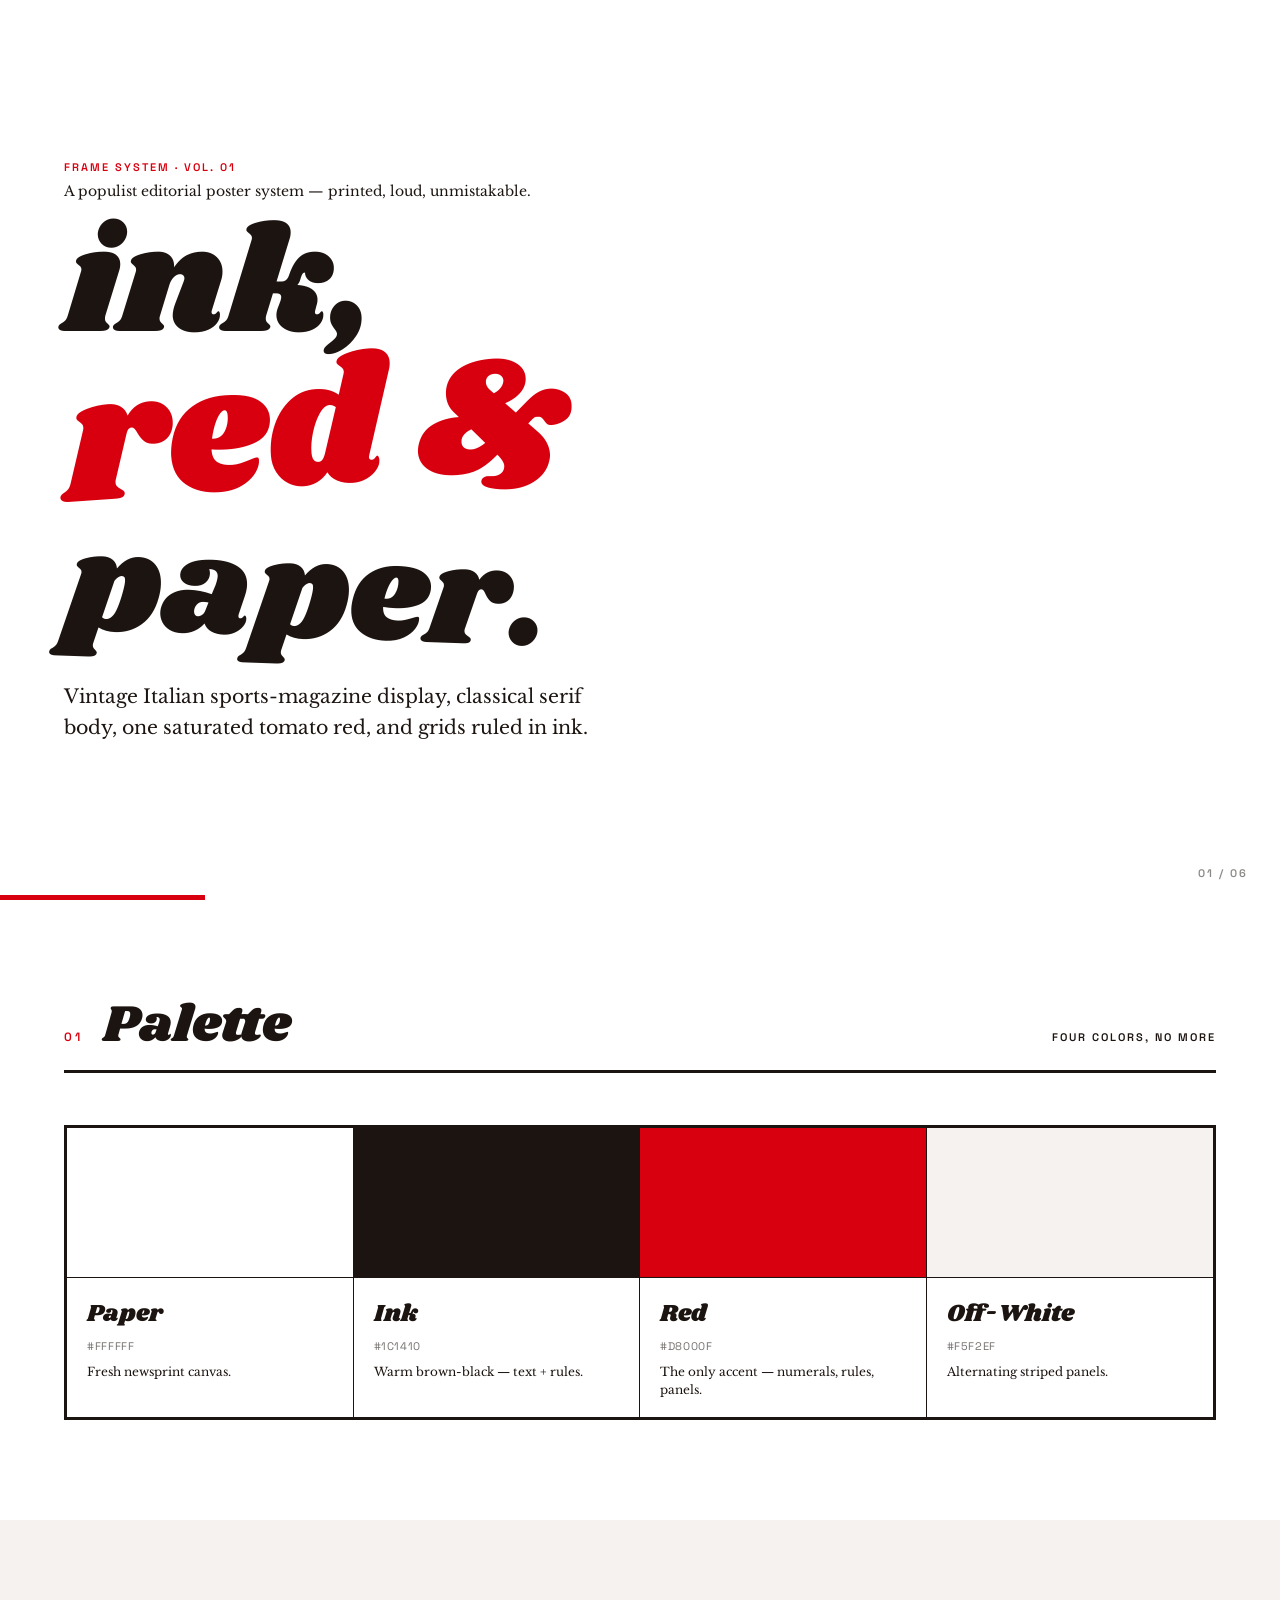
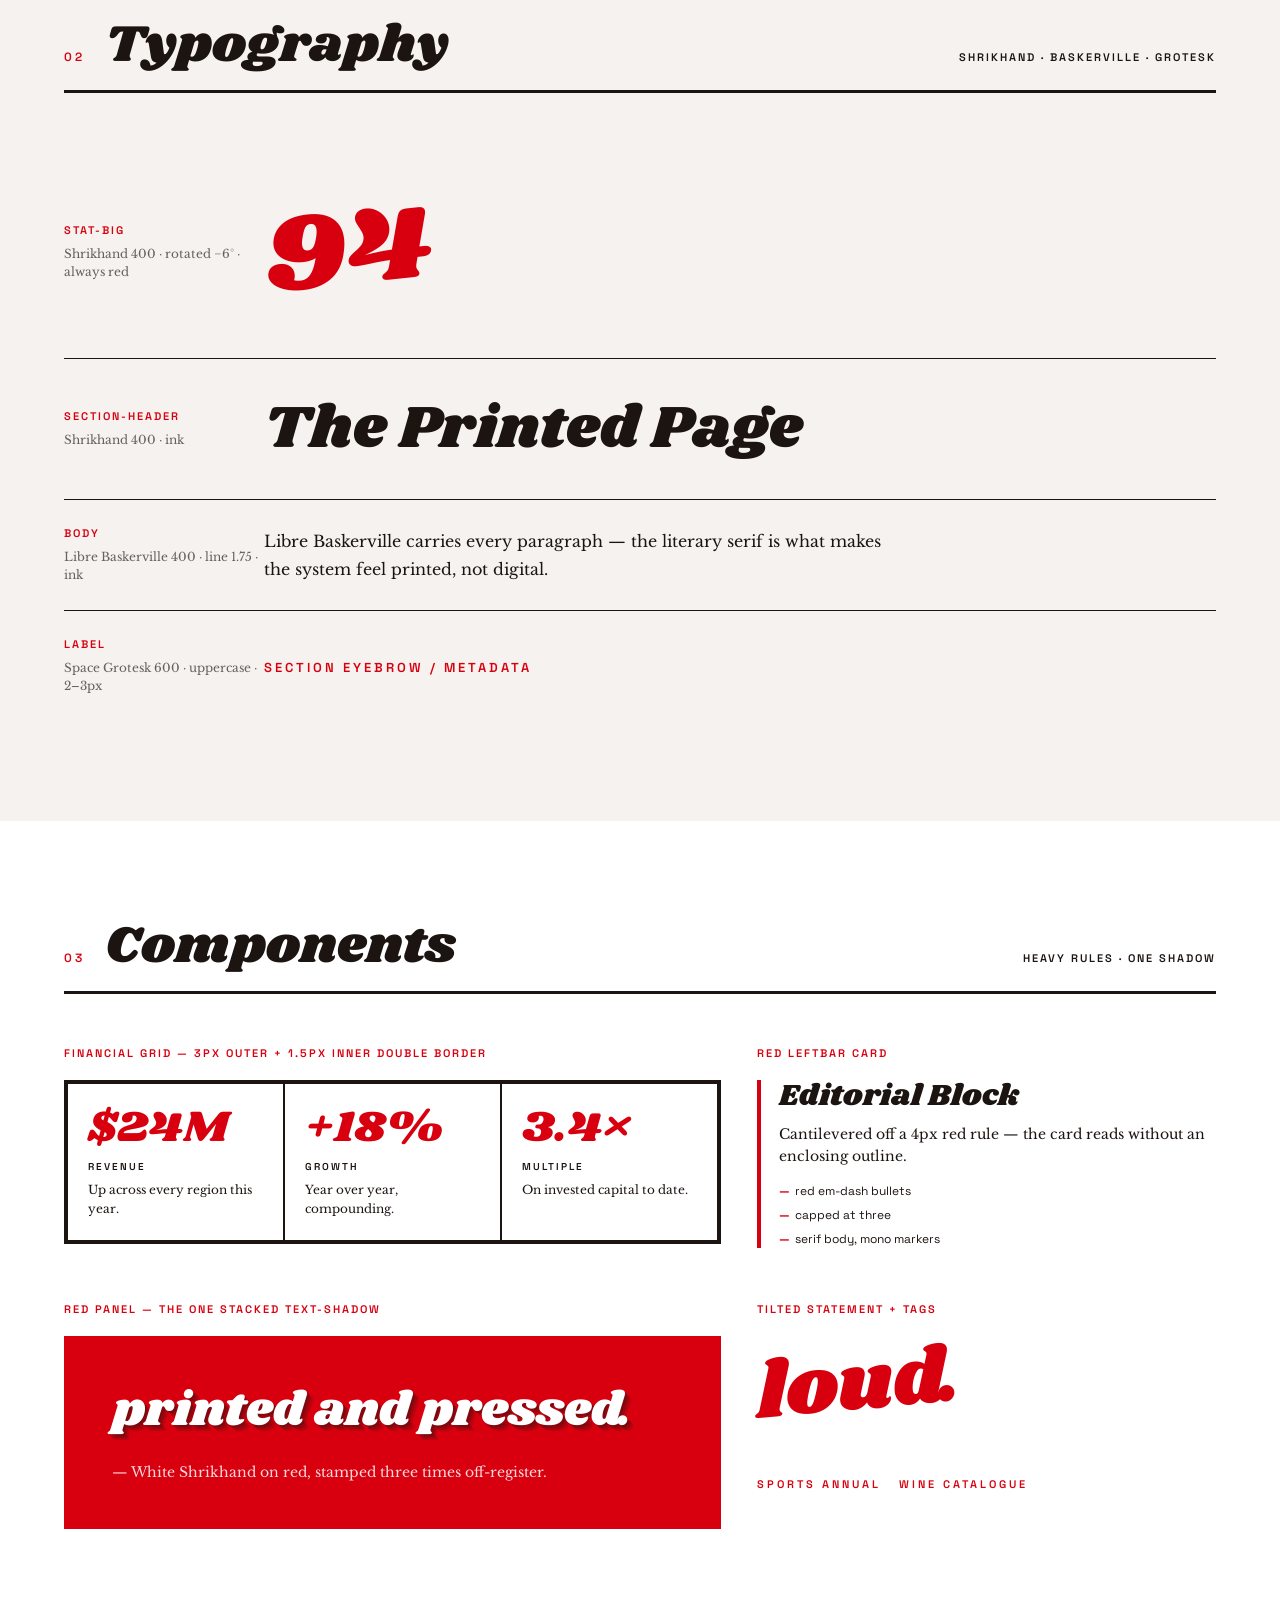
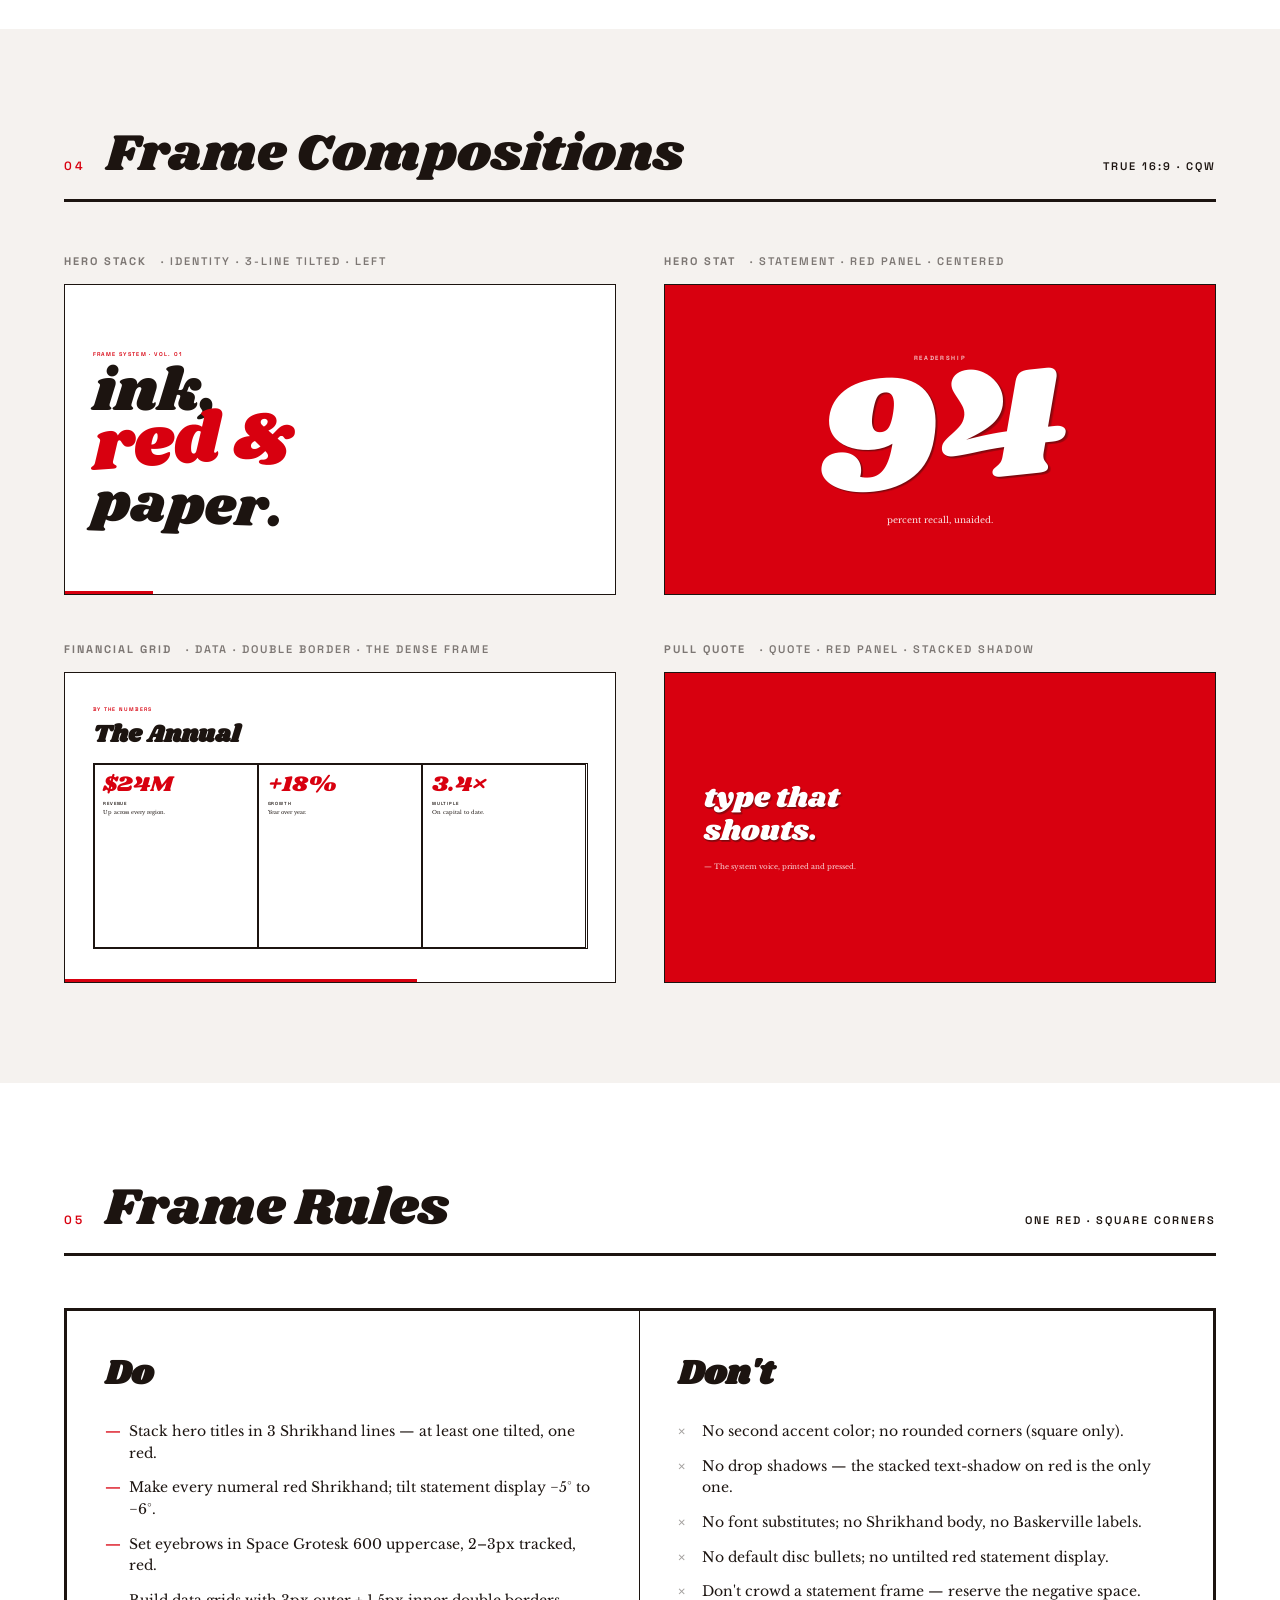
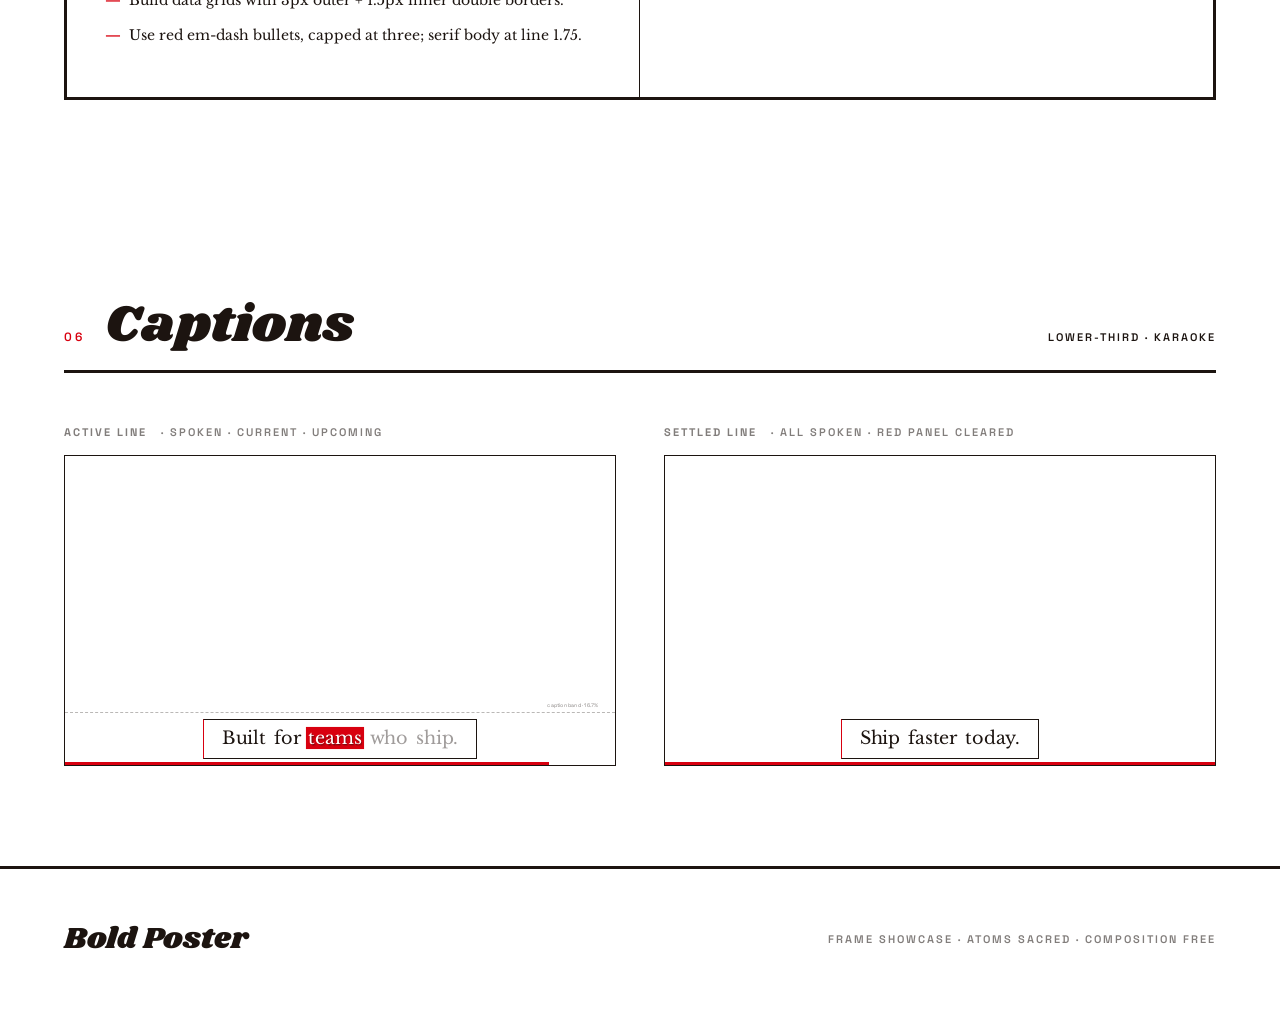
<file: .claude/skills/hyperframes/assets/frame-presets/bold-poster/frame-showcase.html>
<!doctype html>
<html lang="en">
  <head>
    <meta charset="utf-8" />
    <meta name="viewport" content="width=device-width,initial-scale=1" />
    <title>Bold Poster</title>
    <link rel="preconnect" href="https://fonts.googleapis.com" />
    <link rel="preconnect" href="https://fonts.gstatic.com" crossorigin />
    <link
      href="https://fonts.googleapis.com/css2?family=Shrikhand&family=Libre+Baskerville:ital,wght@0,400;0,700;1,400&family=Space+Grotesk:wght@400;600&display=swap"
      rel="stylesheet"
    />
    <style id="ds-tokens">
      :root {
        --bg: #ffffff;
        --dark: #1c1410;
        --red: #d8000f;
        --light: #f5f2ef;
        --disp: "Shrikhand", cursive;
        --body: "Libre Baskerville", serif;
        --mono: "Space Grotesk", sans-serif;
        --stack-shadow:
          2px 2px 0 rgba(28, 20, 16, 0.25), 4px 4px 0 rgba(28, 20, 16, 0.2),
          6px 6px 0 rgba(28, 20, 16, 0.15);
      }
      * {
        margin: 0;
        padding: 0;
        box-sizing: border-box;
      }
      html {
        background: #0c0a08;
      }
      body {
        background: var(--bg);
        color: var(--dark);
        font-family: var(--body);
        -webkit-font-smoothing: antialiased;
      }
      .disp {
        font-family: var(--disp);
        font-weight: 400;
        color: var(--dark);
      }
      .label {
        font-family: var(--mono);
        font-weight: 600;
        text-transform: uppercase;
        letter-spacing: 2px;
        font-size: 11px;
        color: var(--red);
      }

      section {
        padding: 100px 64px;
        position: relative;
      }
      .sec-head {
        display: flex;
        align-items: baseline;
        gap: 20px;
        margin-bottom: 52px;
        border-bottom: 3px solid var(--dark);
        padding-bottom: 18px;
      }
      .sec-head .k {
        font-family: var(--mono);
        font-weight: 600;
        text-transform: uppercase;
        letter-spacing: 3px;
        font-size: 12px;
        color: var(--red);
      }
      .sec-head h2 {
        font-family: var(--disp);
        font-weight: 400;
        font-size: 52px;
        line-height: 1;
        color: var(--dark);
      }
      .sec-head .sp {
        flex: 1;
      }
      .sec-head .n {
        font-family: var(--mono);
        font-weight: 600;
        text-transform: uppercase;
        letter-spacing: 2px;
        font-size: 11px;
        color: var(--dark);
      }

      /* COVER */
      .cover {
        min-height: 100vh;
        padding: 7vh 64px;
        display: flex;
        flex-direction: column;
        justify-content: center;
        position: relative;
      }
      .cover .meta {
        font-family: var(--body);
        font-size: 14px;
        color: var(--dark);
        margin-bottom: 24px;
      }
      .cover .meta .label {
        display: inline-block;
        margin-bottom: 8px;
      }
      .cover .stack h1 {
        font-family: var(--disp);
        font-weight: 400;
        line-height: 0.84;
      }
      .cover .l1 {
        font-size: clamp(60px, 12vw, 150px);
        color: var(--dark);
      }
      .cover .l2 {
        font-size: clamp(72px, 14vw, 180px);
        color: var(--red);
        transform: rotate(-4deg);
        transform-origin: left;
        display: inline-block;
        margin: 4px 0;
      }
      .cover .l3 {
        font-size: clamp(56px, 11vw, 140px);
        color: var(--dark);
        transform: rotate(2deg);
        transform-origin: left;
        display: inline-block;
      }
      .cover .tagline {
        font-family: var(--body);
        font-size: clamp(15px, 1.5vw, 19px);
        line-height: 1.6;
        color: var(--dark);
        max-width: 560px;
        margin-top: 36px;
      }
      .cover .pbar {
        position: absolute;
        bottom: 0;
        left: 0;
        height: 5px;
        width: 16%;
        background: var(--red);
      }
      .cover .counter {
        position: absolute;
        bottom: 20px;
        right: 32px;
        font-family: var(--mono);
        font-weight: 600;
        text-transform: uppercase;
        letter-spacing: 2px;
        font-size: 11px;
        color: var(--dark);
        opacity: 0.5;
      }

      /* PALETTE */
      .swatches {
        display: grid;
        grid-template-columns: repeat(4, 1fr);
        gap: 0;
        border: 3px solid var(--dark);
      }
      .sw {
        border-right: 1.5px solid var(--dark);
      }
      .sw:last-child {
        border-right: 0;
      }
      .sw .chip {
        height: 150px;
        border-bottom: 1.5px solid var(--dark);
      }
      .sw .meta {
        padding: 18px 20px;
      }
      .sw .name {
        font-family: var(--disp);
        font-size: 24px;
        color: var(--dark);
      }
      .sw .hex {
        font-family: var(--mono);
        font-size: 11px;
        letter-spacing: 0.06em;
        color: var(--dark);
        opacity: 0.6;
        margin-top: 8px;
      }
      .sw .role {
        font-family: var(--body);
        font-size: 12px;
        line-height: 1.5;
        color: var(--dark);
        margin-top: 10px;
      }

      /* TYPE */
      .type-row {
        display: grid;
        grid-template-columns: 200px 1fr;
        align-items: center;
        padding: 26px 0;
        border-bottom: 1.5px solid var(--dark);
      }
      .type-row .tok {
        font-family: var(--mono);
        font-weight: 600;
        font-size: 11px;
        letter-spacing: 2px;
        text-transform: uppercase;
        color: var(--red);
      }
      .type-row .m {
        font-family: var(--body);
        font-size: 12px;
        color: var(--dark);
        opacity: 0.65;
        margin-top: 8px;
        line-height: 1.5;
      }
      .type-row .spec {
        overflow: hidden;
      }

      /* COMPONENTS */
      .cnote {
        font-family: var(--mono);
        font-weight: 600;
        text-transform: uppercase;
        letter-spacing: 2px;
        font-size: 11px;
        color: var(--red);
        margin-bottom: 20px;
      }
      .cgrid {
        display: grid;
        grid-template-columns: repeat(12, 1fr);
        gap: 36px;
        margin-bottom: 48px;
      }
      .s4 {
        grid-column: span 4;
      }
      .s5 {
        grid-column: span 5;
      }
      .s6 {
        grid-column: span 6;
      }
      .s7 {
        grid-column: span 7;
      }
      .s8 {
        grid-column: span 8;
      }
      .fingrid {
        border: 3px solid var(--dark);
        display: grid;
        grid-template-columns: repeat(3, 1fr);
      }
      .fingrid .cell {
        border: 1.5px solid var(--dark);
        padding: 22px 20px;
      }
      .fingrid .cell .num {
        font-family: var(--disp);
        font-size: 44px;
        color: var(--red);
        line-height: 1;
      }
      .fingrid .cell .lab {
        font-family: var(--mono);
        font-weight: 600;
        text-transform: uppercase;
        letter-spacing: 2px;
        font-size: 10px;
        color: var(--dark);
        margin-top: 10px;
      }
      .fingrid .cell .bd {
        font-family: var(--body);
        font-size: 12px;
        line-height: 1.55;
        color: var(--dark);
        margin-top: 8px;
      }
      .leftcard {
        border-left: 4px solid var(--red);
        padding-left: 18px;
      }
      .leftcard .t {
        font-family: var(--disp);
        font-size: 30px;
        color: var(--dark);
        line-height: 1.1;
      }
      .leftcard .bd {
        font-family: var(--body);
        font-size: 14px;
        line-height: 1.6;
        color: var(--dark);
        margin-top: 10px;
      }
      .leftcard ul {
        list-style: none;
        margin-top: 14px;
      }
      .leftcard li {
        font-family: var(--mono);
        font-weight: 400;
        font-size: 12px;
        line-height: 1.5;
        color: var(--dark);
        padding-left: 16px;
        position: relative;
        margin-bottom: 6px;
      }
      .leftcard li::before {
        content: "—";
        position: absolute;
        left: 0;
        color: var(--red);
        font-weight: 700;
      }
      .redpanel {
        background: var(--red);
        color: var(--bg);
        padding: 48px;
      }
      .redpanel .q {
        font-family: var(--disp);
        font-size: 48px;
        line-height: 1.15;
        color: var(--bg);
        text-shadow: var(--stack-shadow);
      }
      .redpanel .cite {
        font-family: var(--body);
        font-size: 14px;
        color: var(--bg);
        margin-top: 24px;
        opacity: 0.85;
      }
      .tag {
        display: inline-block;
        font-family: var(--mono);
        font-weight: 600;
        text-transform: uppercase;
        letter-spacing: 3px;
        font-size: 11px;
        color: var(--red);
        border: 0;
        padding: 0;
      }

      /* COMPOSITIONS */
      .gallery {
        display: grid;
        grid-template-columns: 1fr 1fr;
        gap: 48px;
      }
      .fw .flabel {
        display: flex;
        gap: 14px;
        align-items: baseline;
        margin-bottom: 16px;
        font-family: var(--mono);
        font-weight: 600;
        text-transform: uppercase;
        letter-spacing: 2px;
        font-size: 11px;
        color: var(--dark);
        opacity: 0.55;
      }
      .fw .flabel b {
        color: var(--dark);
        opacity: 1;
      }
      .frame {
        aspect-ratio: 16/9;
        container-type: size;
        position: relative;
        overflow: hidden;
        background: var(--bg);
        border: 1.5px solid var(--dark);
      }
      .frame.red {
        background: var(--red);
      }
      .frame.dark {
        background: var(--dark);
      }
      .frame > .body {
        position: absolute;
        inset: 0;
        z-index: 2;
      }
      .frame .pbar {
        position: absolute;
        bottom: 0;
        left: 0;
        height: 0.5cqw;
        background: var(--red);
        z-index: 5;
      }

      /* f1 hero stack */
      .pf1 .body {
        display: flex;
        flex-direction: column;
        justify-content: center;
        padding: 0 5cqw;
      }
      .pf1 .label {
        font-family: var(--mono);
        font-weight: 600;
        text-transform: uppercase;
        letter-spacing: 0.25cqw;
        font-size: 1cqw;
        color: var(--red);
        margin-bottom: 1.6cqw;
      }
      .pf1 h3 {
        font-family: var(--disp);
        font-weight: 400;
        line-height: 0.84;
      }
      .pf1 .a {
        font-size: 11cqw;
        color: var(--dark);
      }
      .pf1 .b {
        font-size: 13cqw;
        color: var(--red);
        transform: rotate(-4deg);
        transform-origin: left;
        display: inline-block;
        margin: 0.3cqw 0;
      }
      .pf1 .c {
        font-size: 10cqw;
        color: var(--dark);
        transform: rotate(2deg);
        transform-origin: left;
        display: inline-block;
      }

      /* f2 stat-big red panel */
      .pf2 {
        background: var(--red);
      }
      .pf2 .body {
        display: flex;
        flex-direction: column;
        justify-content: center;
        align-items: center;
        text-align: center;
        color: var(--bg);
      }
      .pf2 .label {
        font-family: var(--mono);
        font-weight: 600;
        text-transform: uppercase;
        letter-spacing: 0.3cqw;
        font-size: 1.1cqw;
        color: var(--bg);
        opacity: 0.8;
        margin-bottom: 1cqw;
      }
      .pf2 .big {
        font-family: var(--disp);
        font-weight: 400;
        font-size: 30cqw;
        line-height: 0.82;
        color: var(--bg);
        transform: rotate(-6deg);
        text-shadow:
          0.15cqw 0.15cqw 0 rgba(28, 20, 16, 0.25),
          0.3cqw 0.3cqw 0 rgba(28, 20, 16, 0.2),
          0.45cqw 0.45cqw 0 rgba(28, 20, 16, 0.15);
      }
      .pf2 .sub {
        font-family: var(--body);
        font-size: 1.6cqw;
        color: var(--bg);
        margin-top: 2cqw;
        opacity: 0.9;
      }

      /* f3 financial grid */
      .pf3 .body {
        padding: 6cqw 5cqw;
        display: flex;
        flex-direction: column;
      }
      .pf3 .label {
        font-family: var(--mono);
        font-weight: 600;
        text-transform: uppercase;
        letter-spacing: 0.25cqw;
        font-size: 0.95cqw;
        color: var(--red);
        margin-bottom: 0.8cqw;
      }
      .pf3 h3 {
        font-family: var(--disp);
        font-size: 4.4cqw;
        color: var(--dark);
        margin-bottom: 2cqw;
      }
      .pf3 .grid {
        border: 0.3cqw solid var(--dark);
        display: grid;
        grid-template-columns: repeat(3, 1fr);
        flex: 1;
      }
      .pf3 .cell {
        border: 0.15cqw solid var(--dark);
        padding: 1.6cqw;
      }
      .pf3 .cell .num {
        font-family: var(--disp);
        font-size: 4cqw;
        color: var(--red);
        line-height: 1;
      }
      .pf3 .cell .lab {
        font-family: var(--mono);
        font-weight: 600;
        text-transform: uppercase;
        letter-spacing: 0.15cqw;
        font-size: 0.8cqw;
        color: var(--dark);
        margin-top: 0.8cqw;
      }
      .pf3 .cell .bd {
        font-family: var(--body);
        font-size: 0.95cqw;
        line-height: 1.5;
        color: var(--dark);
        margin-top: 0.6cqw;
      }

      /* f4 quote red panel */
      .pf4 {
        background: var(--red);
      }
      .pf4 .body {
        display: flex;
        flex-direction: column;
        justify-content: center;
        padding: 0 7cqw;
        color: var(--bg);
      }
      .pf4 .q {
        font-family: var(--disp);
        font-weight: 400;
        font-size: 5.2cqw;
        line-height: 1.15;
        color: var(--bg);
        text-shadow:
          0.15cqw 0.15cqw 0 rgba(28, 20, 16, 0.25),
          0.3cqw 0.3cqw 0 rgba(28, 20, 16, 0.2),
          0.45cqw 0.45cqw 0 rgba(28, 20, 16, 0.15);
      }
      .pf4 .cite {
        font-family: var(--body);
        font-size: 1.3cqw;
        color: var(--bg);
        opacity: 0.85;
        margin-top: 2.4cqw;
      }

      /* PRINCIPLES */
      .dos {
        display: grid;
        grid-template-columns: 1fr 1fr;
        gap: 0;
        border: 3px solid var(--dark);
      }
      .do-card {
        padding: 38px;
      }
      .do-card.do {
        border-right: 1.5px solid var(--dark);
      }
      .do-card h4 {
        font-family: var(--disp);
        font-size: 34px;
        color: var(--dark);
        margin-bottom: 22px;
      }
      .do-card ul {
        list-style: none;
      }
      .do-card li {
        font-family: var(--body);
        font-size: 14px;
        line-height: 1.55;
        padding-left: 24px;
        position: relative;
        margin-bottom: 13px;
        color: var(--dark);
      }
      .do-card li::before {
        position: absolute;
        left: 0;
        font-weight: 700;
      }
      .do-card.do li::before {
        content: "—";
        color: var(--red);
      }
      .do-card.dont li::before {
        content: "\00d7";
        color: var(--dark);
        opacity: 0.4;
      }

      .foot {
        padding: 48px 64px;
        border-top: 3px solid var(--dark);
        display: flex;
        justify-content: space-between;
        align-items: center;
      }
      .foot .l {
        font-family: var(--disp);
        font-size: 30px;
        color: var(--dark);
      }
      .foot .r {
        font-family: var(--mono);
        font-weight: 600;
        text-transform: uppercase;
        letter-spacing: 2px;
        font-size: 11px;
        color: var(--dark);
        opacity: 0.55;
      }
      @media (max-width: 1100px) {
        .gallery {
          grid-template-columns: 1fr;
        }
        .swatches {
          grid-template-columns: 1fr 1fr;
        }
      }
    </style>
    <link rel="stylesheet" href="https://fonts.googleapis.com/css2?family=Shrikhand&display=swap" />
    <link
      rel="stylesheet"
      href="https://fonts.googleapis.com/css2?family=Libre+Baskerville:ital,wght@0,400;0,700;1,400&display=swap"
    />
    <style id="ft-override">
      :root {
        --primary: #ffffff !important;
        --secondary: #1c1410 !important;
        --tertiary: #f5f2ef !important;
        --accent: #d8000f !important;
        --f-disp: "Shrikhand", sans-serif !important;
        --f-body: "Libre Baskerville", sans-serif !important;
        --bg: #ffffff !important;
        --dark: #1c1410 !important;
        --red: #d8000f !important;
        --light: #f5f2ef !important;
        --disp: "Shrikhand", sans-serif !important;
        --body: "Libre Baskerville", sans-serif !important;
      }
    </style>
  </head>
  <body>
    <!-- COVER -->
    <section class="cover">
      <div class="meta">
        <span class="label">Frame System · Vol. 01</span><br />A populist editorial poster system —
        printed, loud, unmistakable.
      </div>
      <div class="stack">
        <h1 class="l1">ink,</h1>
        <br />
        <h1 class="l2">red &amp;</h1>
        <br />
        <h1 class="l3">paper.</h1>
      </div>
      <div class="tagline">
        Vintage Italian sports-magazine display, classical serif body, one saturated tomato red, and
        grids ruled in ink.
      </div>
      <div class="pbar"></div>
      <div class="counter">01 / 06</div>
    </section>

    <!-- PALETTE -->
    <section>
      <div class="sec-head">
        <span class="k">01</span>
        <h2>Palette</h2>
        <span class="sp"></span><span class="n">Four Colors, No More</span>
      </div>
      <div class="swatches">
        <div class="sw">
          <div
            class="chip"
            style="background: var(--bg); border-bottom: 1.5px solid var(--dark)"
          ></div>
          <div class="meta">
            <div class="name">Paper</div>
            <div class="hex">#FFFFFF</div>
            <div class="role">Fresh newsprint canvas.</div>
          </div>
        </div>
        <div class="sw">
          <div class="chip" style="background: var(--dark)"></div>
          <div class="meta">
            <div class="name">Ink</div>
            <div class="hex">#1C1410</div>
            <div class="role">Warm brown-black — text + rules.</div>
          </div>
        </div>
        <div class="sw">
          <div class="chip" style="background: var(--red)"></div>
          <div class="meta">
            <div class="name">Red</div>
            <div class="hex">#D8000F</div>
            <div class="role">The only accent — numerals, rules, panels.</div>
          </div>
        </div>
        <div class="sw">
          <div class="chip" style="background: var(--light)"></div>
          <div class="meta">
            <div class="name">Off-White</div>
            <div class="hex">#F5F2EF</div>
            <div class="role">Alternating striped panels.</div>
          </div>
        </div>
      </div>
    </section>

    <!-- TYPOGRAPHY -->
    <section style="background: var(--light)">
      <div class="sec-head">
        <span class="k">02</span>
        <h2>Typography</h2>
        <span class="sp"></span><span class="n">Shrikhand · Baskerville · Grotesk</span>
      </div>
      <div class="type-row">
        <div>
          <div class="tok">stat-big</div>
          <div class="m">Shrikhand 400 · rotated −6° · always red</div>
        </div>
        <div class="spec">
          <span
            class="disp"
            style="
              font-size: 110px;
              color: var(--red);
              display: inline-block;
              transform: rotate(-6deg);
            "
            >94</span
          >
        </div>
      </div>
      <div class="type-row">
        <div>
          <div class="tok">section-header</div>
          <div class="m">Shrikhand 400 · ink</div>
        </div>
        <div class="spec"><span class="disp" style="font-size: 60px">The Printed Page</span></div>
      </div>
      <div class="type-row">
        <div>
          <div class="tok">body</div>
          <div class="m">Libre Baskerville 400 · line 1.75 · ink</div>
        </div>
        <div class="spec">
          <p style="font-family: var(--body); font-size: 16px; line-height: 1.75; max-width: 640px">
            Libre Baskerville carries every paragraph — the literary serif is what makes the system
            feel printed, not digital.
          </p>
        </div>
      </div>
      <div class="type-row" style="border-bottom: 0">
        <div>
          <div class="tok">label</div>
          <div class="m">Space Grotesk 600 · uppercase · 2–3px</div>
        </div>
        <div class="spec">
          <span class="label" style="font-size: 13px; letter-spacing: 3px"
            >Section Eyebrow / Metadata</span
          >
        </div>
      </div>
    </section>

    <!-- COMPONENTS -->
    <section>
      <div class="sec-head">
        <span class="k">03</span>
        <h2>Components</h2>
        <span class="sp"></span><span class="n">Heavy Rules · One Shadow</span>
      </div>

      <div class="cgrid">
        <div class="s7">
          <div class="cnote">Financial grid — 3px outer + 1.5px inner double border</div>
          <div class="fingrid">
            <div class="cell">
              <div class="num">$24M</div>
              <div class="lab">Revenue</div>
              <div class="bd">Up across every region this year.</div>
            </div>
            <div class="cell">
              <div class="num">+18%</div>
              <div class="lab">Growth</div>
              <div class="bd">Year over year, compounding.</div>
            </div>
            <div class="cell">
              <div class="num">3.4×</div>
              <div class="lab">Multiple</div>
              <div class="bd">On invested capital to date.</div>
            </div>
          </div>
        </div>
        <div class="s5">
          <div class="cnote">Red leftbar card</div>
          <div class="leftcard">
            <div class="t">Editorial Block</div>
            <div class="bd">
              Cantilevered off a 4px red rule — the card reads without an enclosing outline.
            </div>
            <ul>
              <li>red em-dash bullets</li>
              <li>capped at three</li>
              <li>serif body, mono markers</li>
            </ul>
          </div>
        </div>
      </div>

      <div class="cgrid" style="margin-bottom: 0">
        <div class="s7">
          <div class="cnote">Red panel — the one stacked text-shadow</div>
          <div class="redpanel">
            <div class="q">printed and pressed.</div>
            <div class="cite">— White Shrikhand on red, stamped three times off-register.</div>
          </div>
        </div>
        <div class="s5">
          <div class="cnote">Tilted statement + tags</div>
          <div style="display: flex; flex-direction: column; gap: 24px">
            <span
              class="disp"
              style="
                font-size: 80px;
                color: var(--red);
                transform: rotate(-5deg);
                transform-origin: left;
                display: inline-block;
              "
              >loud.</span
            >
            <div style="display: flex; gap: 18px">
              <span class="tag">Sports Annual</span><span class="tag">Wine Catalogue</span>
            </div>
          </div>
        </div>
      </div>
    </section>

    <!-- COMPOSITIONS -->
    <section style="background: var(--light)">
      <div class="sec-head">
        <span class="k">04</span>
        <h2>Frame Compositions</h2>
        <span class="sp"></span><span class="n">True 16:9 · cqw</span>
      </div>
      <div class="gallery">
        <div class="fw">
          <div class="flabel"><b>Hero Stack</b><span>· identity · 3-line tilted · left</span></div>
          <div class="frame pf1">
            <div class="body">
              <div class="label">Frame System · Vol. 01</div>
              <h3>
                <span class="a">ink,</span><br /><span class="b">red &amp;</span><br /><span
                  class="c"
                  >paper.</span
                >
              </h3>
            </div>
            <div class="pbar" style="width: 16%"></div>
          </div>
        </div>

        <div class="fw">
          <div class="flabel"><b>Hero Stat</b><span>· statement · red panel · centered</span></div>
          <div class="frame red pf2">
            <div class="body">
              <div class="label">Readership</div>
              <div class="big">94</div>
              <div class="sub">percent recall, unaided.</div>
            </div>
            <div class="pbar" style="width: 48%"></div>
          </div>
        </div>

        <div class="fw">
          <div class="flabel">
            <b>Financial Grid</b><span>· data · double border · the dense frame</span>
          </div>
          <div class="frame pf3">
            <div class="body">
              <div class="label">By The Numbers</div>
              <h3>The Annual</h3>
              <div class="grid">
                <div class="cell">
                  <div class="num">$24M</div>
                  <div class="lab">Revenue</div>
                  <div class="bd">Up across every region.</div>
                </div>
                <div class="cell">
                  <div class="num">+18%</div>
                  <div class="lab">Growth</div>
                  <div class="bd">Year over year.</div>
                </div>
                <div class="cell">
                  <div class="num">3.4×</div>
                  <div class="lab">Multiple</div>
                  <div class="bd">On capital to date.</div>
                </div>
              </div>
            </div>
            <div class="pbar" style="width: 64%"></div>
          </div>
        </div>

        <div class="fw">
          <div class="flabel">
            <b>Pull Quote</b><span>· quote · red panel · stacked shadow</span>
          </div>
          <div class="frame red pf4">
            <div class="body">
              <div class="q">type that<br />shouts.</div>
              <div class="cite">— The system voice, printed and pressed.</div>
            </div>
            <div class="pbar" style="width: 82%"></div>
          </div>
        </div>
      </div>
    </section>

    <!-- PRINCIPLES -->
    <section>
      <div class="sec-head">
        <span class="k">05</span>
        <h2>Frame Rules</h2>
        <span class="sp"></span><span class="n">One Red · Square Corners</span>
      </div>
      <div class="dos">
        <div class="do-card do">
          <h4>Do</h4>
          <ul>
            <li>Stack hero titles in 3 Shrikhand lines — at least one tilted, one red.</li>
            <li>Make every numeral red Shrikhand; tilt statement display −5° to −6°.</li>
            <li>Set eyebrows in Space Grotesk 600 uppercase, 2–3px tracked, red.</li>
            <li>Build data grids with 3px outer + 1.5px inner double borders.</li>
            <li>Use red em-dash bullets, capped at three; serif body at line 1.75.</li>
          </ul>
        </div>
        <div class="do-card dont">
          <h4>Don't</h4>
          <ul>
            <li>No second accent color; no rounded corners (square only).</li>
            <li>No drop shadows — the stacked text-shadow on red is the only one.</li>
            <li>No font substitutes; no Shrikhand body, no Baskerville labels.</li>
            <li>No default disc bullets; no untilted red statement display.</li>
            <li>Don't crowd a statement frame — reserve the negative space.</li>
          </ul>
        </div>
      </div>
    </section>

    <!-- CAPTIONS — preview of caption-skin.html (the preset's lower-third karaoke look) -->
    <style>
      /* mirrors caption-skin.html; the skin's --cap-* vocab mapped to this preset's tokens */
      .capdemo {
        --cap-ink: var(--dark);
        --cap-canvas: var(--bg);
        --cap-accent: var(--red);
        --cap-accent-2: var(--light);
      }
      .capdemo .stage {
        position: absolute;
        left: 0;
        right: 0;
        bottom: 0;
        height: 16.67cqh;
        display: flex;
        align-items: center;
        justify-content: center;
        z-index: 4;
      }
      .capdemo .pill {
        max-width: 80cqw;
        padding: 1.4cqw 3cqw 1.7cqw;
        background: var(--cap-canvas);
        border: 1.5px solid var(--cap-ink);
        border-left: 0.35cqw solid var(--cap-accent);
        border-radius: 0;
      }
      .capdemo .line {
        display: flex;
        flex-wrap: wrap;
        justify-content: center;
        gap: 0.1em 0.34em;
        font-family: var(--body);
        font-weight: 400;
        font-size: 3.2cqw;
        line-height: 1.16;
        letter-spacing: -0.01em;
      }
      .capdemo .w {
        display: inline-block;
        padding: 0 0.06em;
        color: color-mix(in srgb, var(--cap-ink) 42%, var(--cap-canvas));
      }
      .capdemo .w.spoken {
        color: var(--cap-ink);
      }
      .capdemo .w.active {
        color: var(--cap-canvas);
        background: var(--cap-accent);
        box-shadow: 0 0 0 0.06em var(--cap-accent);
        text-shadow:
          0.03em 0.03em 0 rgba(28, 20, 16, 0.25),
          0.06em 0.06em 0 rgba(28, 20, 16, 0.2),
          0.09em 0.09em 0 rgba(28, 20, 16, 0.15);
      }
      .capdemo .bandline {
        position: absolute;
        left: 0;
        right: 0;
        bottom: 16.67cqh;
        border-top: 1px dashed rgba(28, 20, 16, 0.3);
        z-index: 3;
      }
      .capdemo .bandtag {
        position: absolute;
        right: 3cqw;
        bottom: calc(16.67cqh + 0.7cqw);
        font-family: var(--mono);
        font-size: 0.95cqw;
        letter-spacing: 0.04em;
        color: var(--dark);
        opacity: 0.5;
        z-index: 4;
      }
    </style>
    <section>
      <div class="sec-head">
        <span class="k">06</span>
        <h2>Captions</h2>
        <span class="sp"></span><span class="n">Lower-third · Karaoke</span>
      </div>
      <div class="gallery">
        <div class="fw">
          <div class="flabel"><b>Active line</b><span>· spoken · current · upcoming</span></div>
          <div class="frame capdemo">
            <div class="bandline"></div>
            <div class="bandtag">caption band · 16.7%</div>
            <div class="stage">
              <div class="pill">
                <div class="line">
                  <span class="w spoken">Built</span>
                  <span class="w spoken">for</span>
                  <span class="w active">teams</span>
                  <span class="w">who</span>
                  <span class="w">ship.</span>
                </div>
              </div>
            </div>
            <div class="pbar" style="width: 88%"></div>
          </div>
        </div>

        <div class="fw">
          <div class="flabel"><b>Settled line</b><span>· all spoken · red panel cleared</span></div>
          <div class="frame capdemo">
            <div class="stage">
              <div class="pill">
                <div class="line">
                  <span class="w spoken">Ship</span>
                  <span class="w spoken">faster</span>
                  <span class="w spoken">today.</span>
                </div>
              </div>
            </div>
            <div class="pbar" style="width: 100%"></div>
          </div>
        </div>
      </div>
    </section>

    <div class="foot">
      <span class="l">Bold Poster</span>
      <span class="r">Frame Showcase · Atoms Sacred · Composition Free</span>
    </div>

    <template id="__bundler_thumbnail">
      <svg viewBox="0 0 100 100" xmlns="http://www.w3.org/2000/svg">
        <rect width="100" height="100" fill="#FFFFFF" />
        <text x="12" y="42" font-family="Georgia" font-weight="700" font-size="26" fill="#1C1410">
          ink
        </text>
        <text
          x="14"
          y="70"
          font-family="Georgia"
          font-weight="700"
          font-size="30"
          fill="#D8000F"
          transform="rotate(-5 14 70)"
        >
          red.
        </text>
        <rect x="0" y="96" width="58" height="4" fill="#D8000F" />
      </svg>
    </template>
  </body>
</html>
</file>
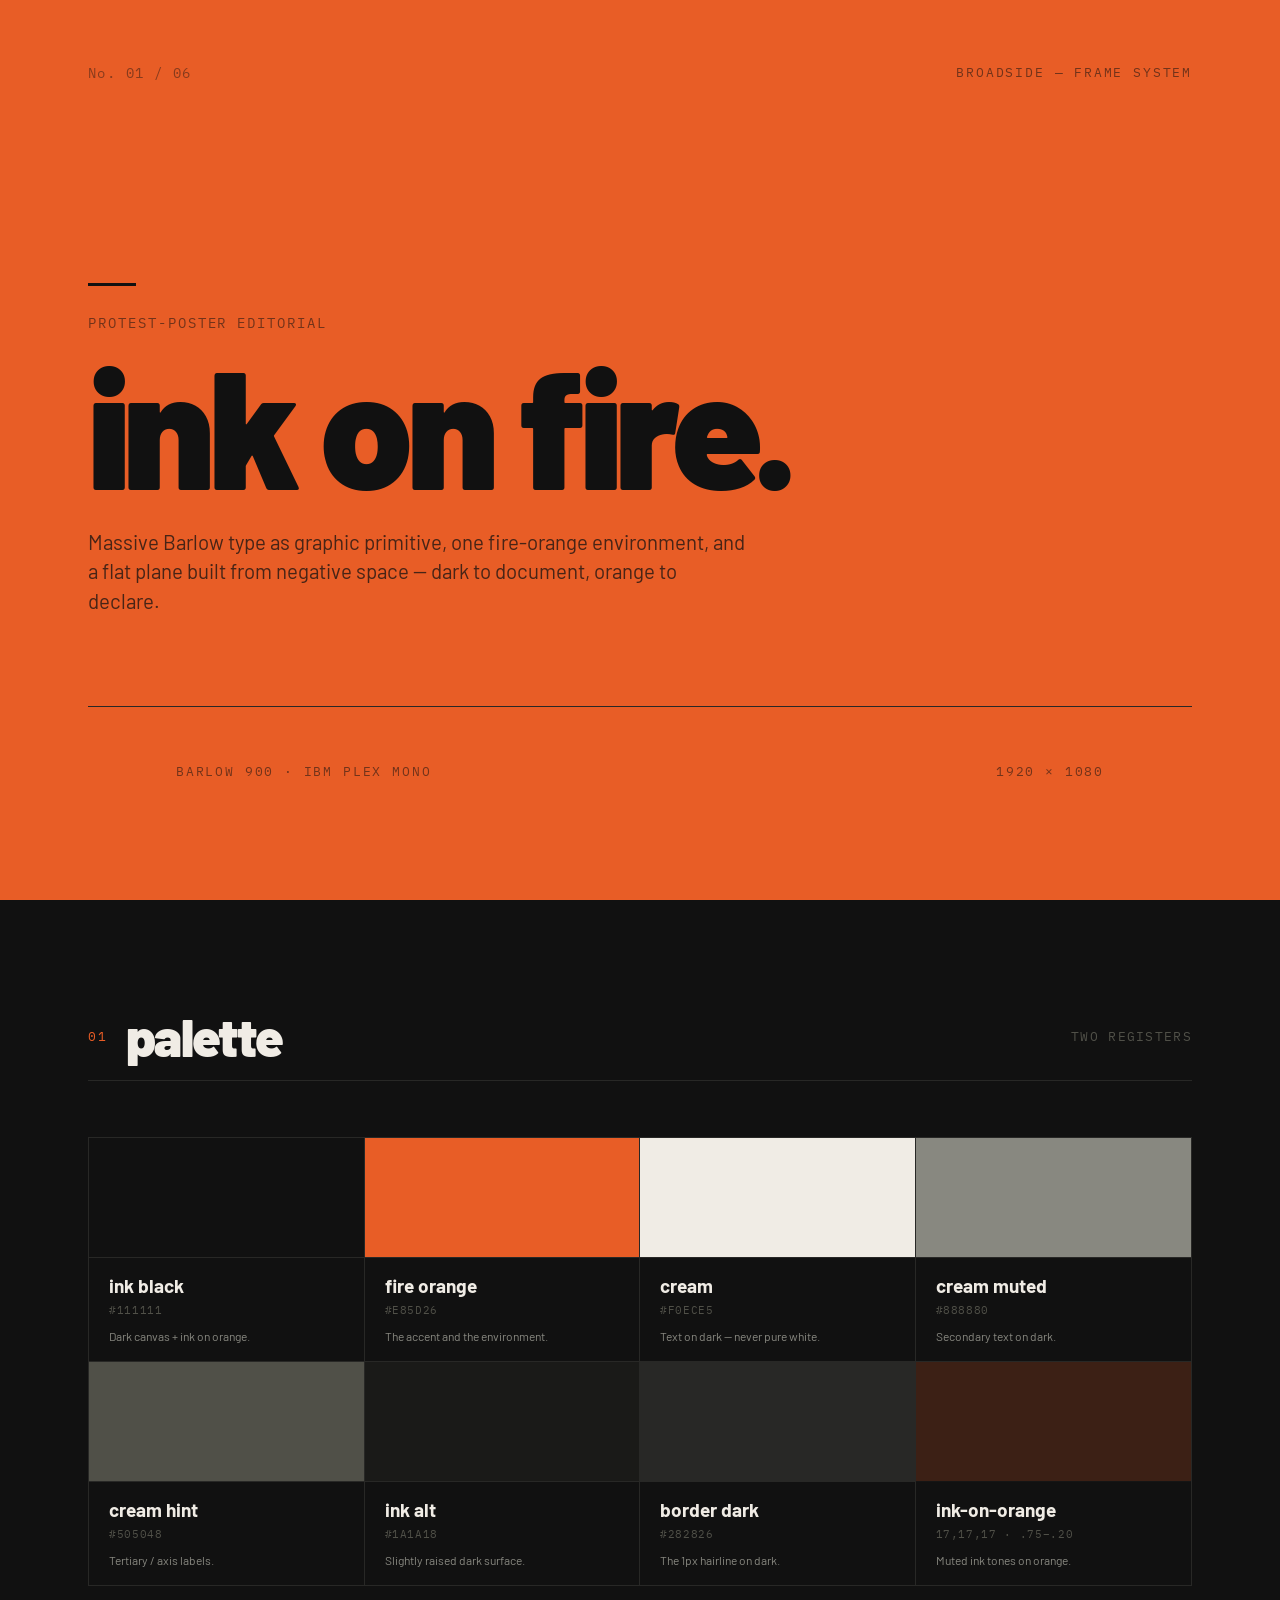
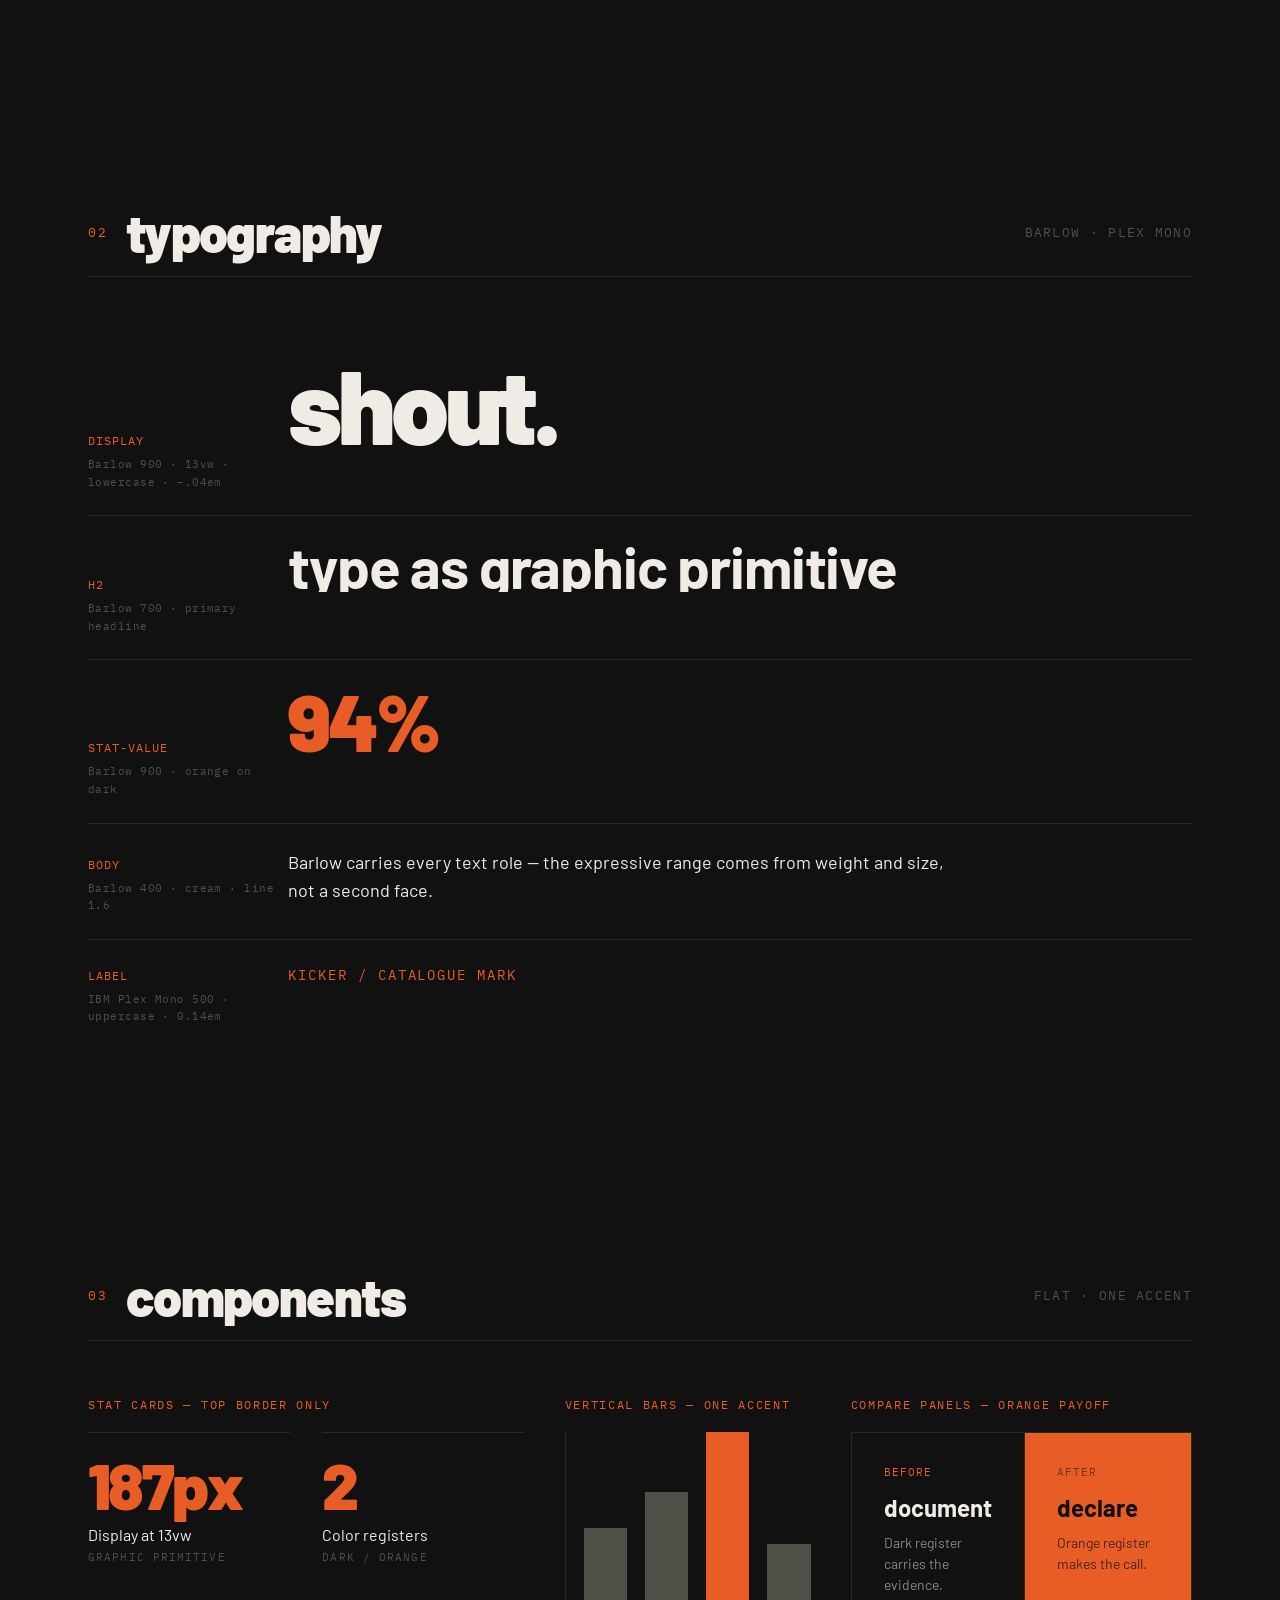
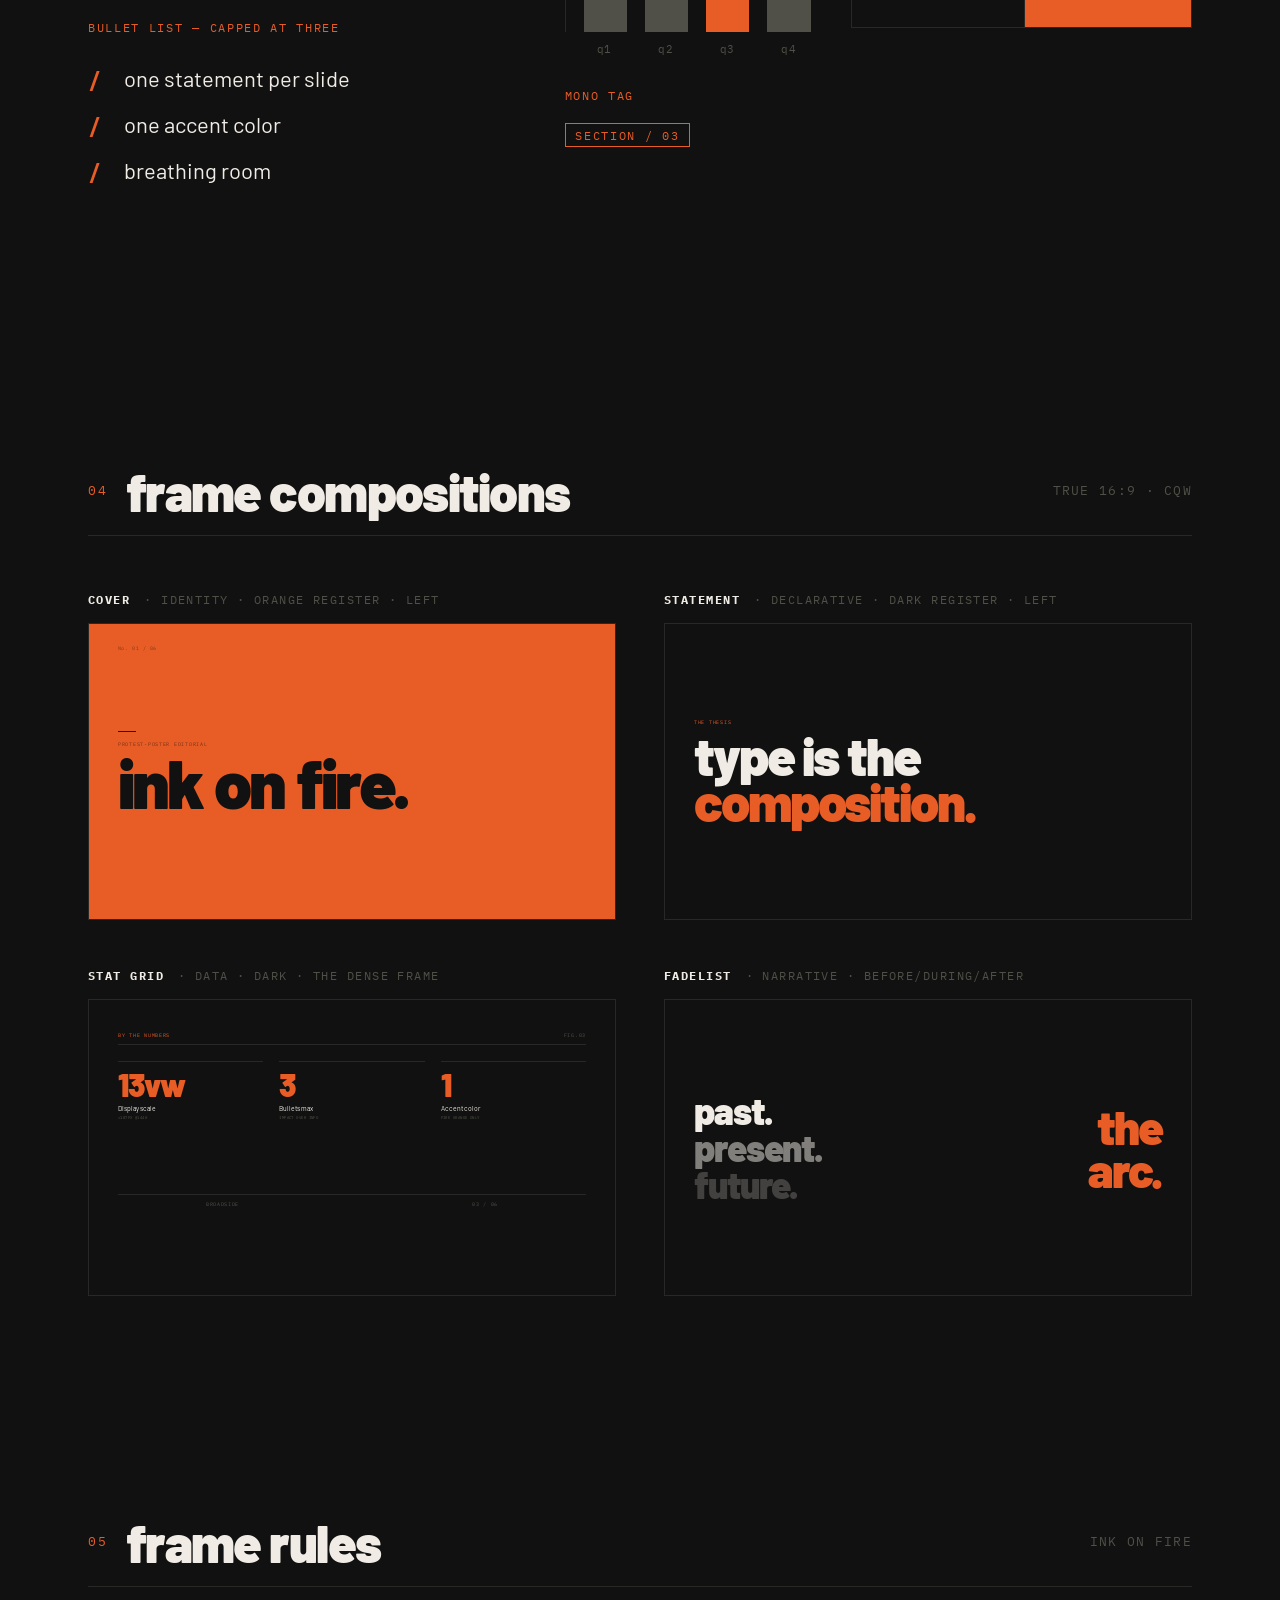
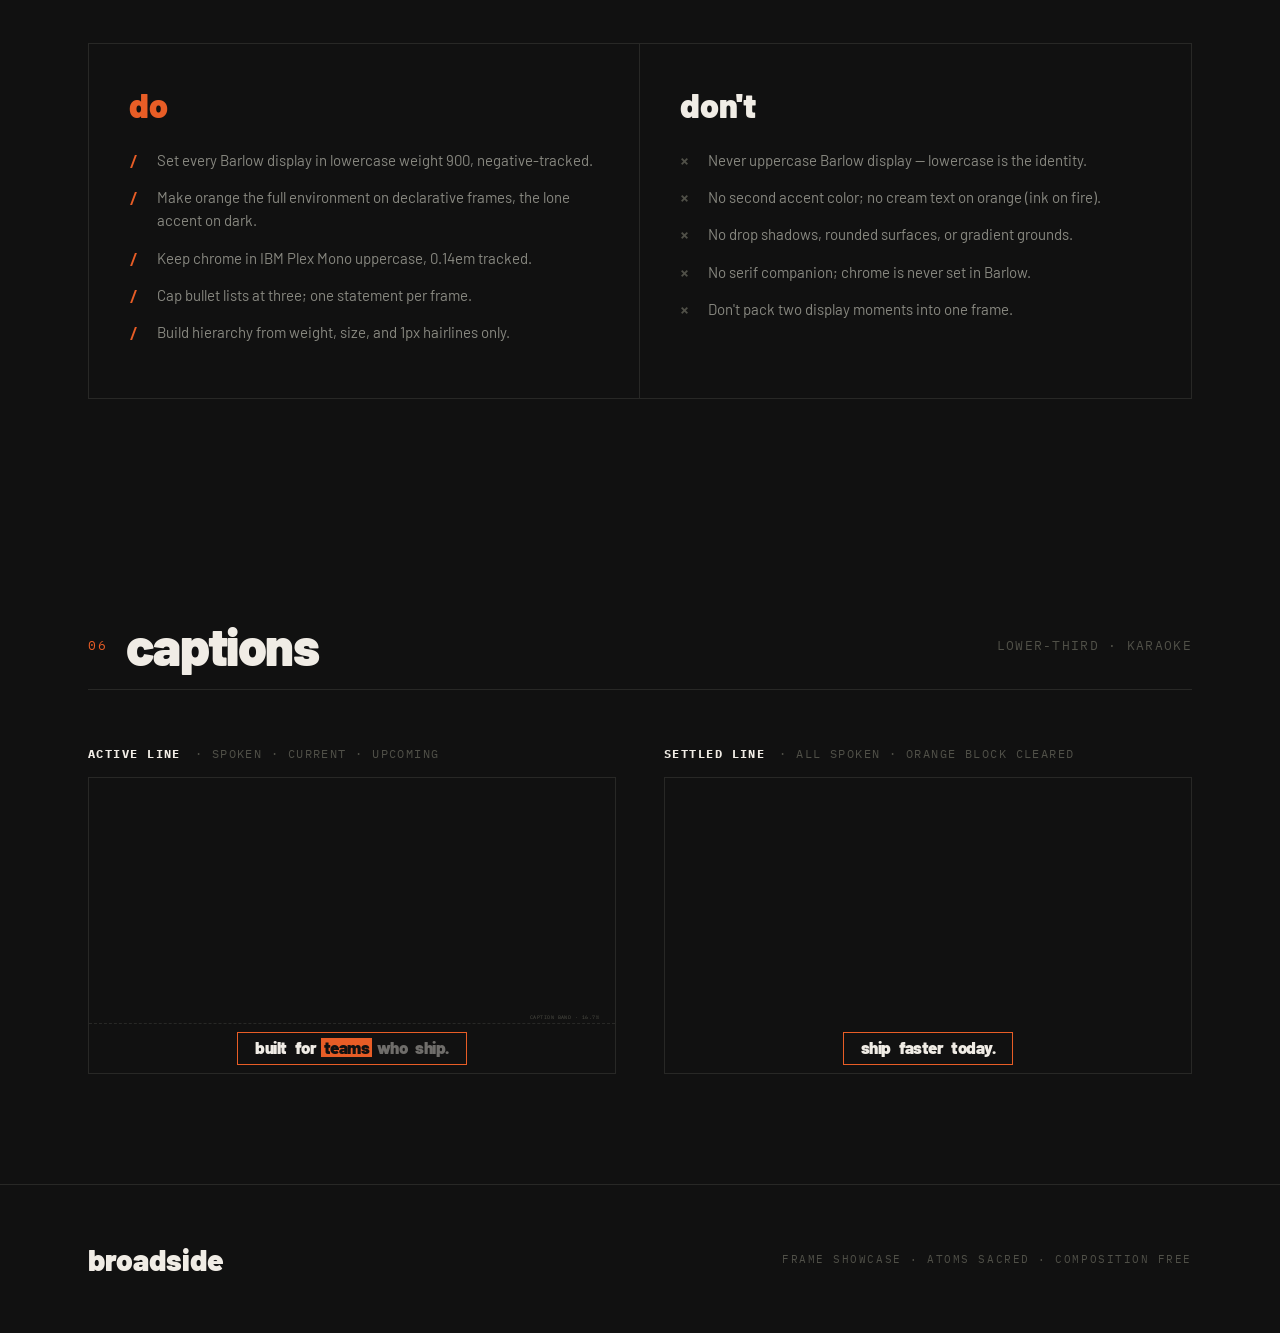
<file: .claude/skills/hyperframes/assets/frame-presets/broadside/frame-showcase.html>
<!doctype html>
<html lang="en">
  <head>
    <meta charset="utf-8" />
    <meta name="viewport" content="width=device-width,initial-scale=1" />
    <title>Broadside</title>
    <link rel="preconnect" href="https://fonts.googleapis.com" />
    <link rel="preconnect" href="https://fonts.gstatic.com" crossorigin />
    <link
      href="https://fonts.googleapis.com/css2?family=Barlow:wght@400;600;700;800;900&family=IBM+Plex+Mono:wght@400;500&display=swap"
      rel="stylesheet"
    />
    <style id="ds-tokens">
      :root {
        --ink: #111111;
        --ink-alt: #1a1a18;
        --orange: #e85d26;
        --cream: #f0ece5;
        --cream-muted: #888880;
        --cream-hint: #505048;
        --border-dark: #282826;
        --on-orange-muted: rgba(17, 17, 17, 0.75);
        --on-orange-hint: rgba(17, 17, 17, 0.55);
        --on-orange-faint: rgba(17, 17, 17, 0.4);
        --on-orange-border: rgba(17, 17, 17, 0.2);
        --sans: "Barlow", sans-serif;
        --mono: "IBM Plex Mono", monospace;
      }
      * {
        margin: 0;
        padding: 0;
        box-sizing: border-box;
      }
      html {
        background: #000;
      }
      body {
        background: var(--ink);
        color: var(--cream);
        font-family: var(--sans);
        -webkit-font-smoothing: antialiased;
      }
      .mono {
        font-family: var(--mono);
        text-transform: uppercase;
        letter-spacing: 0.14em;
      }
      .disp {
        font-family: var(--sans);
        font-weight: 900;
        letter-spacing: -0.04em;
        line-height: 0.9;
      }

      section {
        padding: 110px 88px;
        position: relative;
      }
      .sec-head {
        display: flex;
        align-items: center;
        gap: 18px;
        border-bottom: 1px solid var(--border-dark);
        padding-bottom: 18px;
        margin-bottom: 56px;
      }
      .sec-head .k {
        font-family: var(--mono);
        text-transform: uppercase;
        letter-spacing: 0.14em;
        font-size: 13px;
        color: var(--orange);
      }
      .sec-head h2 {
        font-family: var(--sans);
        font-weight: 900;
        font-size: 52px;
        line-height: 1;
        letter-spacing: -0.03em;
        text-transform: lowercase;
      }
      .sec-head .sp {
        flex: 1;
      }
      .sec-head .num {
        font-family: var(--mono);
        font-size: 13px;
        color: var(--cream-hint);
        letter-spacing: 0.1em;
      }

      /* COVER (orange register) */
      .cover {
        min-height: 100vh;
        background: var(--orange);
        color: var(--ink);
        padding: 80px 88px;
        display: flex;
        flex-direction: column;
        justify-content: center;
        position: relative;
      }
      .cover .topnum {
        position: absolute;
        top: 64px;
        left: 88px;
        font-family: var(--mono);
        font-size: 14px;
        letter-spacing: 0.1em;
        color: rgba(17, 17, 17, 0.45);
      }
      .cover .topmeta {
        position: absolute;
        top: 64px;
        right: 88px;
        font-family: var(--mono);
        text-transform: uppercase;
        letter-spacing: 0.14em;
        font-size: 13px;
        color: var(--on-orange-hint);
      }
      .cover .rule {
        width: 48px;
        height: 3px;
        background: var(--ink);
        margin-bottom: 28px;
      }
      .cover .kick {
        font-family: var(--mono);
        text-transform: uppercase;
        letter-spacing: 0.14em;
        font-size: 14px;
        color: var(--on-orange-hint);
        margin-bottom: 20px;
      }
      .cover h1 {
        font-family: var(--sans);
        font-weight: 900;
        font-size: clamp(80px, 13vw, 210px);
        line-height: 0.86;
        letter-spacing: -0.04em;
        text-transform: lowercase;
      }
      .cover .lead {
        font-family: var(--sans);
        font-weight: 400;
        font-size: clamp(18px, 1.6vw, 26px);
        line-height: 1.45;
        color: var(--on-orange-muted);
        margin-top: 32px;
        max-width: 60%;
      }
      .cover .foot {
        position: absolute;
        bottom: 64px;
        left: 88px;
        right: 88px;
        display: flex;
        justify-content: space-between;
        font-family: var(--mono);
        text-transform: uppercase;
        letter-spacing: 0.14em;
        font-size: 13px;
        color: var(--on-orange-hint);
      }

      /* PALETTE */
      .swatches {
        display: grid;
        grid-template-columns: repeat(4, 1fr);
        gap: 0;
        border: 1px solid var(--border-dark);
      }
      .sw {
        border-right: 1px solid var(--border-dark);
        border-bottom: 1px solid var(--border-dark);
        padding: 0;
      }
      .sw:nth-child(4n) {
        border-right: 0;
      }
      .sw:nth-child(n + 5) {
        border-bottom: 0;
      }
      .sw .chip {
        height: 120px;
        border-bottom: 1px solid var(--border-dark);
      }
      .sw .meta {
        padding: 16px 20px;
      }
      .sw .name {
        font-family: var(--sans);
        font-weight: 700;
        font-size: 19px;
        text-transform: lowercase;
      }
      .sw .hex {
        font-family: var(--mono);
        font-size: 11px;
        letter-spacing: 0.06em;
        color: var(--cream-hint);
        margin-top: 6px;
      }
      .sw .role {
        font-size: 12px;
        line-height: 1.5;
        color: var(--cream-muted);
        margin-top: 10px;
        font-family: var(--sans);
      }

      /* TYPE */
      .type-row {
        display: grid;
        grid-template-columns: 200px 1fr;
        align-items: baseline;
        padding: 24px 0;
        border-bottom: 1px solid var(--border-dark);
      }
      .type-row .tok {
        font-family: var(--mono);
        font-size: 12px;
        letter-spacing: 0.08em;
        color: var(--orange);
        text-transform: uppercase;
      }
      .type-row .m {
        font-family: var(--mono);
        font-size: 11px;
        color: var(--cream-hint);
        margin-top: 8px;
        line-height: 1.6;
        letter-spacing: 0.04em;
      }
      .type-row .spec {
        overflow: hidden;
      }

      /* COMPONENTS */
      .cnote {
        font-family: var(--mono);
        text-transform: uppercase;
        letter-spacing: 0.14em;
        font-size: 12px;
        color: var(--orange);
        margin-bottom: 20px;
      }
      .cgrid {
        display: grid;
        grid-template-columns: repeat(12, 1fr);
        gap: 40px;
        margin-bottom: 52px;
      }
      .s3 {
        grid-column: span 3;
      }
      .s4 {
        grid-column: span 4;
      }
      .s5 {
        grid-column: span 5;
      }
      .s6 {
        grid-column: span 6;
      }
      .s7 {
        grid-column: span 7;
      }
      .statcard {
        border-top: 1px solid var(--border-dark);
        padding: 20px 20px 20px 0;
      }
      .statcard .v {
        font-family: var(--sans);
        font-weight: 900;
        font-size: 64px;
        line-height: 1;
        letter-spacing: -0.04em;
        color: var(--orange);
      }
      .statcard .l {
        font-family: var(--sans);
        font-size: 16px;
        color: var(--cream);
        margin-top: 8px;
      }
      .statcard .n {
        font-family: var(--mono);
        font-size: 11px;
        letter-spacing: 0.1em;
        color: var(--cream-hint);
        margin-top: 6px;
        text-transform: uppercase;
      }
      .blist {
        list-style: none;
      }
      .blist li {
        font-family: var(--sans);
        font-weight: 400;
        font-size: 22px;
        color: var(--cream);
        padding: 10px 0 10px 36px;
        position: relative;
      }
      .blist li::before {
        content: "/";
        position: absolute;
        left: 0;
        font-family: var(--mono);
        font-weight: 700;
        color: var(--orange);
      }
      .tag {
        display: inline-block;
        font-family: var(--mono);
        text-transform: uppercase;
        letter-spacing: 0.14em;
        font-size: 12px;
        color: var(--orange);
        border: 1px solid var(--orange);
        padding: 0.3em 0.8em;
      }
      .barchart {
        display: flex;
        align-items: flex-end;
        gap: 18px;
        height: 200px;
        border-left: 1px solid var(--border-dark);
        padding-left: 18px;
      }
      .barchart .bar {
        flex: 1;
        background: var(--cream-hint);
      }
      .barchart .bar.accent {
        background: var(--orange);
      }
      .barlabels {
        display: flex;
        gap: 18px;
        padding-left: 18px;
        margin-top: 10px;
      }
      .barlabels span {
        flex: 1;
        text-align: center;
        font-family: var(--mono);
        font-size: 11px;
        letter-spacing: 0.08em;
        color: var(--cream-hint);
      }
      .compare {
        display: grid;
        grid-template-columns: 1fr 1fr;
        border: 1px solid var(--border-dark);
      }
      .compare .l {
        padding: 32px;
        border-right: 1px solid var(--border-dark);
      }
      .compare .r {
        padding: 32px;
        background: var(--orange);
        color: var(--ink);
      }
      .compare .ch {
        font-family: var(--sans);
        font-weight: 700;
        font-size: 24px;
        text-transform: lowercase;
      }
      .compare .cl {
        font-family: var(--mono);
        font-size: 11px;
        letter-spacing: 0.1em;
        text-transform: uppercase;
        margin-bottom: 14px;
      }
      .compare .l .cl {
        color: var(--orange);
      }
      .compare .r .cl {
        color: var(--on-orange-hint);
      }
      .compare .cx {
        font-size: 14px;
        line-height: 1.5;
        margin-top: 10px;
      }
      .compare .l .cx {
        color: var(--cream-muted);
      }
      .compare .r .cx {
        color: var(--on-orange-muted);
      }

      /* COMPOSITIONS */
      .gallery {
        display: grid;
        grid-template-columns: 1fr 1fr;
        gap: 48px;
      }
      .fw .flabel {
        display: flex;
        gap: 14px;
        align-items: baseline;
        margin-bottom: 16px;
        font-family: var(--mono);
        text-transform: uppercase;
        letter-spacing: 0.12em;
        font-size: 12px;
        color: var(--cream-hint);
      }
      .fw .flabel b {
        color: var(--cream);
      }
      .frame {
        aspect-ratio: 16/9;
        container-type: size;
        position: relative;
        overflow: hidden;
        background: var(--ink);
        border: 1px solid var(--border-dark);
      }
      .frame.orange {
        background: var(--orange);
      }
      .frame > .body {
        position: absolute;
        inset: 0;
        z-index: 2;
      }

      /* f1 cover orange */
      .bf1 .body {
        display: flex;
        flex-direction: column;
        justify-content: center;
        padding: 0 5.5cqw;
        color: var(--ink);
      }
      .bf1 .topnum {
        position: absolute;
        top: 4cqw;
        left: 5.5cqw;
        font-family: var(--mono);
        font-size: 1cqw;
        letter-spacing: 0.1em;
        color: rgba(17, 17, 17, 0.45);
        z-index: 3;
      }
      .bf1 .rule {
        width: 3.4cqw;
        height: 0.22cqw;
        background: var(--ink);
        margin-bottom: 1.6cqw;
      }
      .bf1 .kick {
        font-family: var(--mono);
        text-transform: uppercase;
        letter-spacing: 0.14em;
        font-size: 1cqw;
        color: var(--on-orange-hint);
        margin-bottom: 1.4cqw;
      }
      .bf1 h3 {
        font-family: var(--sans);
        font-weight: 900;
        font-size: 13cqw;
        line-height: 0.84;
        letter-spacing: -0.04em;
        text-transform: lowercase;
      }

      /* f2 statement dark */
      .bf2 .body {
        display: flex;
        flex-direction: column;
        justify-content: center;
        padding: 0 5.5cqw;
      }
      .bf2 .kick {
        font-family: var(--mono);
        text-transform: uppercase;
        letter-spacing: 0.14em;
        font-size: 1cqw;
        color: var(--orange);
        margin-bottom: 1.6cqw;
      }
      .bf2 h3 {
        font-family: var(--sans);
        font-weight: 900;
        font-size: 10cqw;
        line-height: 0.86;
        letter-spacing: -0.04em;
        text-transform: lowercase;
        color: var(--cream);
      }
      .bf2 h3 em {
        font-style: normal;
        color: var(--orange);
      }

      /* f3 stats dark */
      .bf3 .body {
        padding: 6cqw 5.5cqw;
        display: flex;
        flex-direction: column;
      }
      .bf3 .top {
        display: flex;
        justify-content: space-between;
        border-bottom: 1px solid var(--border-dark);
        padding-bottom: 1.2cqw;
        margin-bottom: 3cqw;
        font-family: var(--mono);
        text-transform: uppercase;
        letter-spacing: 0.14em;
        font-size: 1cqw;
        color: var(--cream-hint);
      }
      .bf3 .top .k {
        color: var(--orange);
      }
      .bf3 .row {
        display: grid;
        grid-template-columns: repeat(3, 1fr);
        gap: 3cqw;
      }
      .bf3 .sc {
        border-top: 1px solid var(--border-dark);
        padding-top: 1.4cqw;
      }
      .bf3 .sc .v {
        font-family: var(--sans);
        font-weight: 900;
        font-size: 6cqw;
        line-height: 1;
        letter-spacing: -0.04em;
        color: var(--orange);
      }
      .bf3 .sc .l {
        font-family: var(--sans);
        font-size: 1.3cqw;
        color: var(--cream);
        margin-top: 0.6cqw;
      }
      .bf3 .sc .n {
        font-family: var(--mono);
        font-size: 0.85cqw;
        letter-spacing: 0.1em;
        color: var(--cream-hint);
        margin-top: 0.5cqw;
        text-transform: uppercase;
      }
      .bf3 .foot {
        margin-top: auto;
        display: flex;
        justify-content: space-between;
        border-top: 1px solid var(--border-dark);
        padding-top: 1.2cqw;
        font-family: var(--mono);
        text-transform: uppercase;
        letter-spacing: 0.14em;
        font-size: 0.9cqw;
        color: var(--cream-hint);
      }

      /* f4 fadelist */
      .bf4 {
        background: var(--ink);
      }
      .bf4 .body {
        display: grid;
        grid-template-columns: 1fr 1fr;
        align-items: center;
        padding: 0 5.5cqw;
        gap: 3cqw;
      }
      .bf4 .stack div {
        font-family: var(--sans);
        font-weight: 900;
        font-size: 7cqw;
        line-height: 1;
        letter-spacing: -0.03em;
        text-transform: lowercase;
        color: var(--cream);
      }
      .bf4 .stack div:nth-child(2) {
        opacity: 0.5;
      }
      .bf4 .stack div:nth-child(3) {
        opacity: 0.22;
      }
      .bf4 .title {
        font-family: var(--sans);
        font-weight: 900;
        font-size: 9cqw;
        line-height: 0.9;
        letter-spacing: -0.04em;
        text-transform: lowercase;
        color: var(--orange);
        text-align: right;
      }

      /* PRINCIPLES */
      .dos {
        display: grid;
        grid-template-columns: 1fr 1fr;
        gap: 0;
        border: 1px solid var(--border-dark);
      }
      .do-card {
        padding: 40px;
      }
      .do-card.do {
        border-right: 1px solid var(--border-dark);
      }
      .do-card h4 {
        font-family: var(--sans);
        font-weight: 900;
        font-size: 34px;
        text-transform: lowercase;
        margin-bottom: 24px;
      }
      .do-card.do h4 {
        color: var(--orange);
      }
      .do-card ul {
        list-style: none;
      }
      .do-card li {
        font-family: var(--sans);
        font-size: 15px;
        line-height: 1.55;
        padding-left: 28px;
        position: relative;
        margin-bottom: 14px;
        color: var(--cream-muted);
      }
      .do-card li::before {
        content: "/";
        position: absolute;
        left: 0;
        font-family: var(--mono);
        font-weight: 700;
        color: var(--orange);
      }
      .do-card.dont li::before {
        content: "\00d7";
        color: var(--cream-hint);
      }

      .foot {
        padding: 56px 88px;
        border-top: 1px solid var(--border-dark);
        display: flex;
        justify-content: space-between;
        align-items: center;
      }
      .foot .l {
        font-family: var(--sans);
        font-weight: 900;
        font-size: 30px;
        text-transform: lowercase;
      }
      .foot .r {
        font-family: var(--mono);
        text-transform: uppercase;
        letter-spacing: 0.14em;
        font-size: 11px;
        color: var(--cream-hint);
      }
      @media (max-width: 1100px) {
        .gallery {
          grid-template-columns: 1fr;
        }
        .swatches {
          grid-template-columns: 1fr 1fr;
        }
      }
    </style>
    <link
      rel="stylesheet"
      href="https://fonts.googleapis.com/css2?family=Barlow:wght@400;600;700&display=swap"
    />
    <link
      rel="stylesheet"
      href="https://fonts.googleapis.com/css2?family=IBM+Plex+Mono:wght@400;500;600&display=swap"
    />
    <style id="ft-override">
      :root {
        --primary: #f0ece5 !important;
        --secondary: #111111 !important;
        --tertiary: #282826 !important;
        --accent: #e85d26 !important;
        --f-disp: "Barlow", sans-serif !important;
        --f-body: "IBM Plex Mono", sans-serif !important;
        --ink: #111111 !important;
        --orange: #e85d26 !important;
        --cream: #f0ece5 !important;
        --border-dark: #282826 !important;
        --sans: "Barlow", sans-serif !important;
        --mono: "IBM Plex Mono", sans-serif !important;
        --ink-alt: #1a1a18 !important;
        --cream-muted: #888880 !important;
        --cream-hint: #505048 !important;
        --on-orange-muted: rgba(17, 17, 17, 0.75) !important;
        --on-orange-hint: rgba(17, 17, 17, 0.55) !important;
        --on-orange-faint: rgba(17, 17, 17, 0.4) !important;
        --on-orange-border: rgba(17, 17, 17, 0.2) !important;
      }
    </style>
  </head>
  <body>
    <!-- COVER -->
    <section class="cover">
      <div class="topnum">No. 01 / 06</div>
      <div class="topmeta">Broadside — Frame System</div>
      <div class="rule"></div>
      <div class="kick">Protest-Poster Editorial</div>
      <h1>ink on fire.</h1>
      <div class="lead">
        Massive Barlow type as graphic primitive, one fire-orange environment, and a flat plane
        built from negative space — dark to document, orange to declare.
      </div>
      <div class="foot"><span>Barlow 900 · IBM Plex Mono</span><span>1920 × 1080</span></div>
    </section>

    <!-- PALETTE -->
    <section>
      <div class="sec-head">
        <span class="k">01</span>
        <h2>palette</h2>
        <span class="sp"></span><span class="num">TWO REGISTERS</span>
      </div>
      <div class="swatches">
        <div class="sw">
          <div class="chip" style="background: var(--ink)"></div>
          <div class="meta">
            <div class="name">ink black</div>
            <div class="hex">#111111</div>
            <div class="role">Dark canvas + ink on orange.</div>
          </div>
        </div>
        <div class="sw">
          <div class="chip" style="background: var(--orange)"></div>
          <div class="meta">
            <div class="name">fire orange</div>
            <div class="hex">#E85D26</div>
            <div class="role">The accent and the environment.</div>
          </div>
        </div>
        <div class="sw">
          <div class="chip" style="background: var(--cream)"></div>
          <div class="meta">
            <div class="name">cream</div>
            <div class="hex">#F0ECE5</div>
            <div class="role">Text on dark — never pure white.</div>
          </div>
        </div>
        <div class="sw">
          <div class="chip" style="background: var(--cream-muted)"></div>
          <div class="meta">
            <div class="name">cream muted</div>
            <div class="hex">#888880</div>
            <div class="role">Secondary text on dark.</div>
          </div>
        </div>
        <div class="sw">
          <div class="chip" style="background: var(--cream-hint)"></div>
          <div class="meta">
            <div class="name">cream hint</div>
            <div class="hex">#505048</div>
            <div class="role">Tertiary / axis labels.</div>
          </div>
        </div>
        <div class="sw">
          <div class="chip" style="background: var(--ink-alt)"></div>
          <div class="meta">
            <div class="name">ink alt</div>
            <div class="hex">#1A1A18</div>
            <div class="role">Slightly raised dark surface.</div>
          </div>
        </div>
        <div class="sw">
          <div class="chip" style="background: var(--border-dark)"></div>
          <div class="meta">
            <div class="name">border dark</div>
            <div class="hex">#282826</div>
            <div class="role">The 1px hairline on dark.</div>
          </div>
        </div>
        <div class="sw">
          <div class="chip" style="background: var(--orange); opacity: 0.2"></div>
          <div class="meta">
            <div class="name">ink-on-orange</div>
            <div class="hex">17,17,17 · .75–.20</div>
            <div class="role">Muted ink tones on orange.</div>
          </div>
        </div>
      </div>
    </section>

    <!-- TYPOGRAPHY -->
    <section>
      <div class="sec-head">
        <span class="k">02</span>
        <h2>typography</h2>
        <span class="sp"></span><span class="num">BARLOW · PLEX MONO</span>
      </div>
      <div class="type-row">
        <div>
          <div class="tok">display</div>
          <div class="m">Barlow 900 · 13vw · lowercase · −.04em</div>
        </div>
        <div class="spec"><span class="disp" style="font-size: 104px">shout.</span></div>
      </div>
      <div class="type-row">
        <div>
          <div class="tok">h2</div>
          <div class="m">Barlow 700 · primary headline</div>
        </div>
        <div class="spec">
          <span class="disp" style="font-weight: 700; font-size: 58px; letter-spacing: -0.02em"
            >type as graphic primitive</span
          >
        </div>
      </div>
      <div class="type-row">
        <div>
          <div class="tok">stat-value</div>
          <div class="m">Barlow 900 · orange on dark</div>
        </div>
        <div class="spec">
          <span class="disp" style="font-size: 80px; color: var(--orange)">94%</span>
        </div>
      </div>
      <div class="type-row">
        <div>
          <div class="tok">body</div>
          <div class="m">Barlow 400 · cream · line 1.6</div>
        </div>
        <div class="spec">
          <p style="font-size: 18px; line-height: 1.6; max-width: 660px; color: var(--cream)">
            Barlow carries every text role — the expressive range comes from weight and size, not a
            second face.
          </p>
        </div>
      </div>
      <div class="type-row" style="border-bottom: 0">
        <div>
          <div class="tok">label</div>
          <div class="m">IBM Plex Mono 500 · uppercase · 0.14em</div>
        </div>
        <div class="spec">
          <span class="mono" style="font-size: 14px; color: var(--orange)"
            >Kicker / Catalogue Mark</span
          >
        </div>
      </div>
    </section>

    <!-- COMPONENTS -->
    <section>
      <div class="sec-head">
        <span class="k">03</span>
        <h2>components</h2>
        <span class="sp"></span><span class="num">FLAT · ONE ACCENT</span>
      </div>

      <div class="cgrid">
        <div class="s5">
          <div class="cnote">Stat cards — top border only</div>
          <div style="display: grid; grid-template-columns: 1fr 1fr; gap: 32px">
            <div class="statcard">
              <div class="v">187px</div>
              <div class="l">Display at 13vw</div>
              <div class="n">Graphic primitive</div>
            </div>
            <div class="statcard">
              <div class="v">2</div>
              <div class="l">Color registers</div>
              <div class="n">Dark / orange</div>
            </div>
          </div>
          <div class="cnote" style="margin-top: 36px">Bullet list — capped at three</div>
          <ul class="blist">
            <li>one statement per slide</li>
            <li>one accent color</li>
            <li>breathing room</li>
          </ul>
        </div>
        <div class="s3">
          <div class="cnote">Vertical bars — one accent</div>
          <div class="barchart">
            <div class="bar" style="height: 52%"></div>
            <div class="bar" style="height: 70%"></div>
            <div class="bar accent" style="height: 100%"></div>
            <div class="bar" style="height: 44%"></div>
          </div>
          <div class="barlabels"><span>q1</span><span>q2</span><span>q3</span><span>q4</span></div>
          <div class="cnote" style="margin-top: 32px">Mono tag</div>
          <span class="tag">Section / 03</span>
        </div>
        <div class="s4">
          <div class="cnote">Compare panels — orange payoff</div>
          <div class="compare">
            <div class="l">
              <div class="cl">Before</div>
              <div class="ch">document</div>
              <div class="cx">Dark register carries the evidence.</div>
            </div>
            <div class="r">
              <div class="cl">After</div>
              <div class="ch">declare</div>
              <div class="cx">Orange register makes the call.</div>
            </div>
          </div>
        </div>
      </div>
    </section>

    <!-- COMPOSITIONS -->
    <section>
      <div class="sec-head">
        <span class="k">04</span>
        <h2>frame compositions</h2>
        <span class="sp"></span><span class="num">TRUE 16:9 · CQW</span>
      </div>
      <div class="gallery">
        <div class="fw">
          <div class="flabel"><b>Cover</b><span>· identity · orange register · left</span></div>
          <div class="frame orange bf1">
            <div class="topnum">No. 01 / 06</div>
            <div class="body">
              <div class="rule"></div>
              <div class="kick">Protest-Poster Editorial</div>
              <h3>ink on fire.</h3>
            </div>
          </div>
        </div>

        <div class="fw">
          <div class="flabel">
            <b>Statement</b><span>· declarative · dark register · left</span>
          </div>
          <div class="frame bf2">
            <div class="body">
              <div class="kick">The Thesis</div>
              <h3>type is the <em>composition.</em></h3>
            </div>
          </div>
        </div>

        <div class="fw">
          <div class="flabel"><b>Stat Grid</b><span>· data · dark · the dense frame</span></div>
          <div class="frame bf3">
            <div class="body">
              <div class="top"><span class="k">By The Numbers</span><span>FIG.03</span></div>
              <div class="row">
                <div class="sc">
                  <div class="v">13vw</div>
                  <div class="l">Display scale</div>
                  <div class="n">≈187px @1440</div>
                </div>
                <div class="sc">
                  <div class="v">3</div>
                  <div class="l">Bullets max</div>
                  <div class="n">Impact over info</div>
                </div>
                <div class="sc">
                  <div class="v">1</div>
                  <div class="l">Accent color</div>
                  <div class="n">Fire orange only</div>
                </div>
              </div>
              <div class="foot"><span>Broadside</span><span>03 / 06</span></div>
            </div>
          </div>
        </div>

        <div class="fw">
          <div class="flabel"><b>Fadelist</b><span>· narrative · before/during/after</span></div>
          <div class="frame bf4">
            <div class="body">
              <div class="stack">
                <div>past.</div>
                <div>present.</div>
                <div>future.</div>
              </div>
              <div class="title">the<br />arc.</div>
            </div>
          </div>
        </div>
      </div>
    </section>

    <!-- PRINCIPLES -->
    <section>
      <div class="sec-head">
        <span class="k">05</span>
        <h2>frame rules</h2>
        <span class="sp"></span><span class="num">INK ON FIRE</span>
      </div>
      <div class="dos">
        <div class="do-card do">
          <h4>do</h4>
          <ul>
            <li>Set every Barlow display in lowercase weight 900, negative-tracked.</li>
            <li>
              Make orange the full environment on declarative frames, the lone accent on dark.
            </li>
            <li>Keep chrome in IBM Plex Mono uppercase, 0.14em tracked.</li>
            <li>Cap bullet lists at three; one statement per frame.</li>
            <li>Build hierarchy from weight, size, and 1px hairlines only.</li>
          </ul>
        </div>
        <div class="do-card dont">
          <h4>don't</h4>
          <ul>
            <li>Never uppercase Barlow display — lowercase is the identity.</li>
            <li>No second accent color; no cream text on orange (ink on fire).</li>
            <li>No drop shadows, rounded surfaces, or gradient grounds.</li>
            <li>No serif companion; chrome is never set in Barlow.</li>
            <li>Don't pack two display moments into one frame.</li>
          </ul>
        </div>
      </div>
    </section>

    <!-- CAPTIONS — preview of caption-skin.html (the preset's lower-third karaoke look) -->
    <style>
      /* mirrors caption-skin.html; the skin's --cap-* vocab mapped to this preset's tokens */
      .capdemo {
        --cap-ink: var(--ink);
        --cap-canvas: var(--cream);
        --cap-accent: var(--orange);
        --cap-accent-2: var(--orange);
      }
      .capdemo .stage {
        position: absolute;
        left: 0;
        right: 0;
        bottom: 0;
        height: 16.67cqh;
        display: flex;
        align-items: center;
        justify-content: center;
        z-index: 4;
      }
      .capdemo .pill {
        max-width: 82cqw;
        padding: 1.2cqw 3cqw 1.5cqw;
        background: var(--cap-ink);
        border: 1px solid var(--cap-accent);
        border-radius: 0;
      }
      .capdemo .line {
        display: flex;
        flex-wrap: wrap;
        justify-content: center;
        gap: 0.04em 0.3em;
        font-family: var(--sans);
        font-weight: 900;
        font-size: 3.2cqw;
        line-height: 1.02;
        letter-spacing: -0.03em;
        text-transform: lowercase;
      }
      .capdemo .w {
        display: inline-block;
        padding: 0 0.08em;
        color: color-mix(in srgb, var(--cap-canvas) 42%, var(--cap-ink));
      }
      .capdemo .w.spoken {
        color: var(--cap-canvas);
      }
      .capdemo .w.active {
        color: var(--cap-ink);
        background: var(--cap-accent);
        box-shadow: 0 0 0 0.06em var(--cap-accent);
      }
      .capdemo .bandline {
        position: absolute;
        left: 0;
        right: 0;
        bottom: 16.67cqh;
        border-top: 1px dashed var(--border-dark);
        z-index: 3;
      }
      .capdemo .bandtag {
        position: absolute;
        right: 3cqw;
        bottom: calc(16.67cqh + 0.7cqw);
        font-family: var(--mono);
        text-transform: uppercase;
        font-size: 0.9cqw;
        letter-spacing: 0.1em;
        color: var(--cream-hint);
        z-index: 4;
      }
    </style>
    <section>
      <div class="sec-head">
        <span class="k">06</span>
        <h2>captions</h2>
        <span class="sp"></span><span class="num">LOWER-THIRD · KARAOKE</span>
      </div>
      <div class="gallery">
        <div class="fw">
          <div class="flabel"><b>Active line</b><span>· spoken · current · upcoming</span></div>
          <div class="frame capdemo">
            <div class="bandline"></div>
            <div class="bandtag">caption band · 16.7%</div>
            <div class="stage">
              <div class="pill">
                <div class="line">
                  <span class="w spoken">built</span>
                  <span class="w spoken">for</span>
                  <span class="w active">teams</span>
                  <span class="w">who</span>
                  <span class="w">ship.</span>
                </div>
              </div>
            </div>
          </div>
        </div>

        <div class="fw">
          <div class="flabel">
            <b>Settled line</b><span>· all spoken · orange block cleared</span>
          </div>
          <div class="frame capdemo">
            <div class="stage">
              <div class="pill">
                <div class="line">
                  <span class="w spoken">ship</span>
                  <span class="w spoken">faster</span>
                  <span class="w spoken">today.</span>
                </div>
              </div>
            </div>
          </div>
        </div>
      </div>
    </section>

    <div class="foot">
      <span class="l">broadside</span>
      <span class="r">Frame Showcase · Atoms Sacred · Composition Free</span>
    </div>

    <template id="__bundler_thumbnail">
      <svg viewBox="0 0 100 100" xmlns="http://www.w3.org/2000/svg">
        <rect width="100" height="100" fill="#E85D26" />
        <rect x="14" y="40" width="26" height="4" fill="#111111" />
        <text x="14" y="68" font-family="Arial" font-weight="900" font-size="22" fill="#111111">
          ink.
        </text>
      </svg>
    </template>
  </body>
</html>
</file>
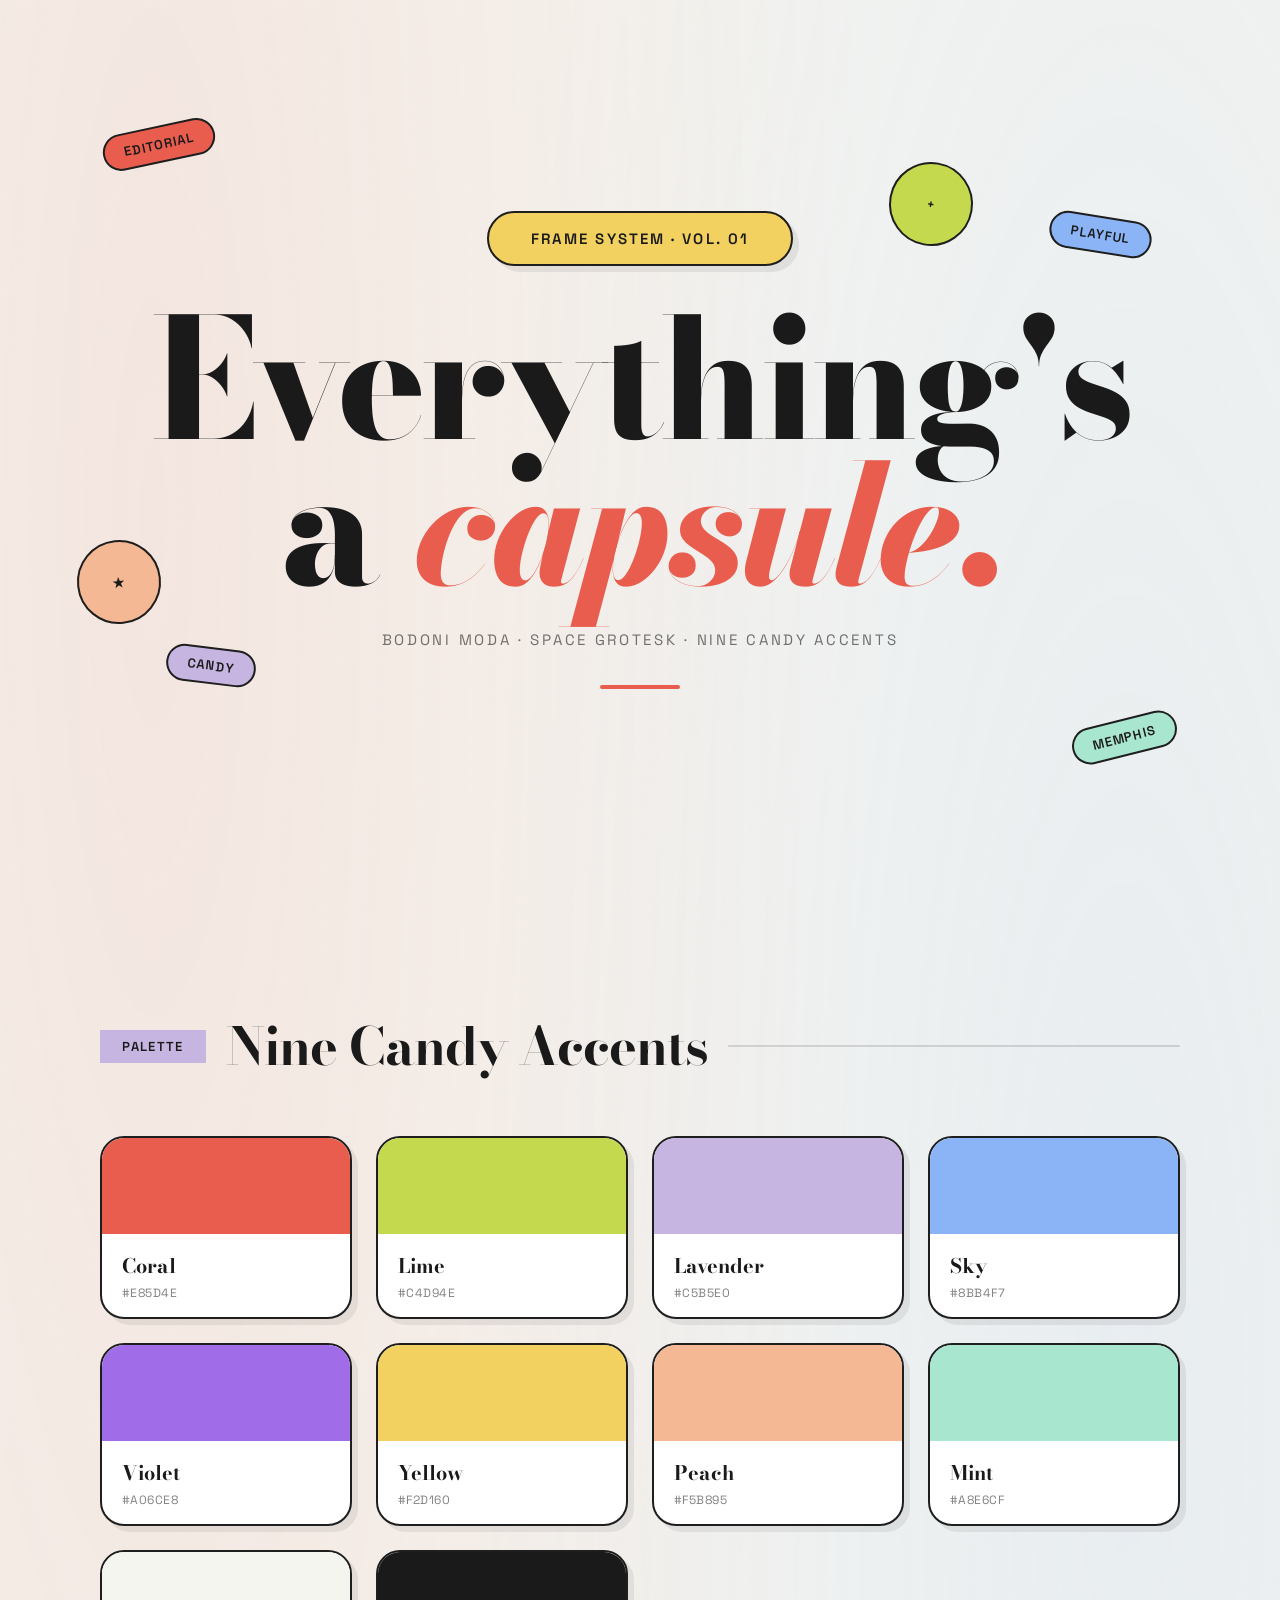
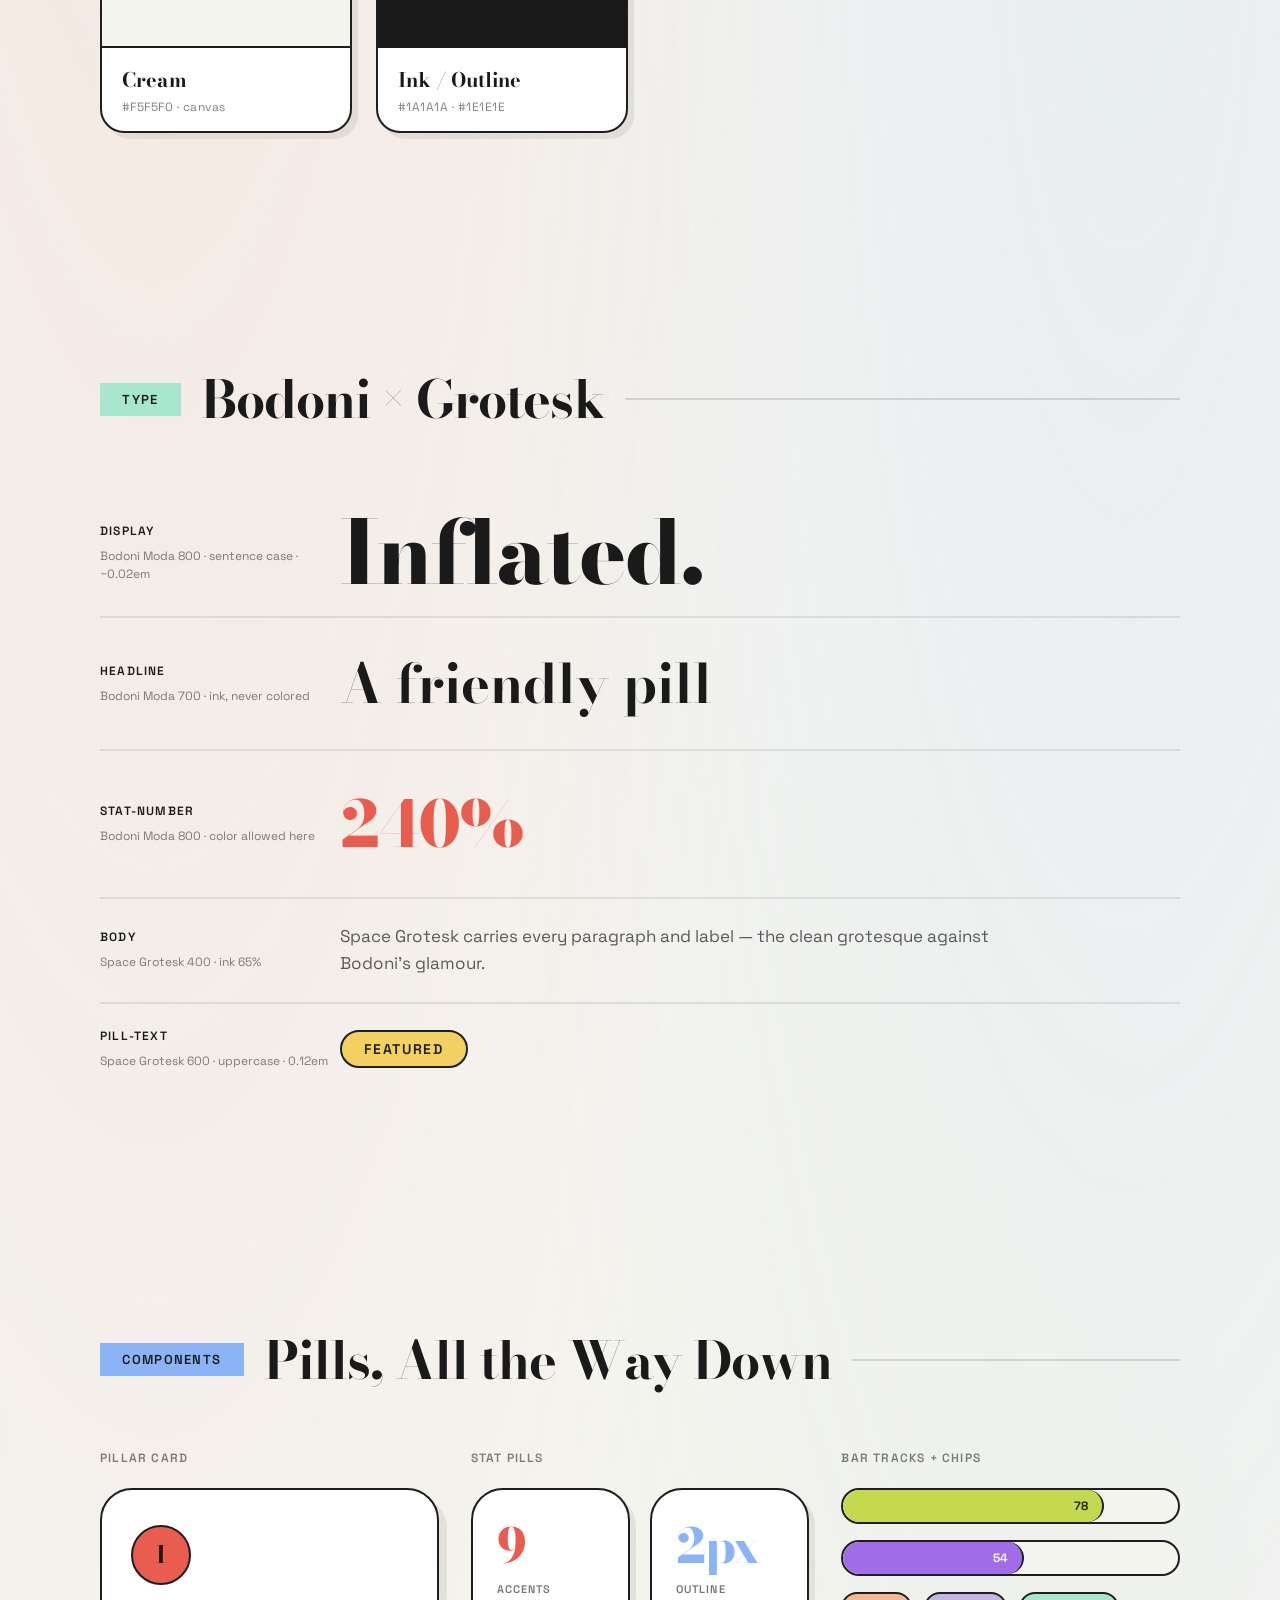
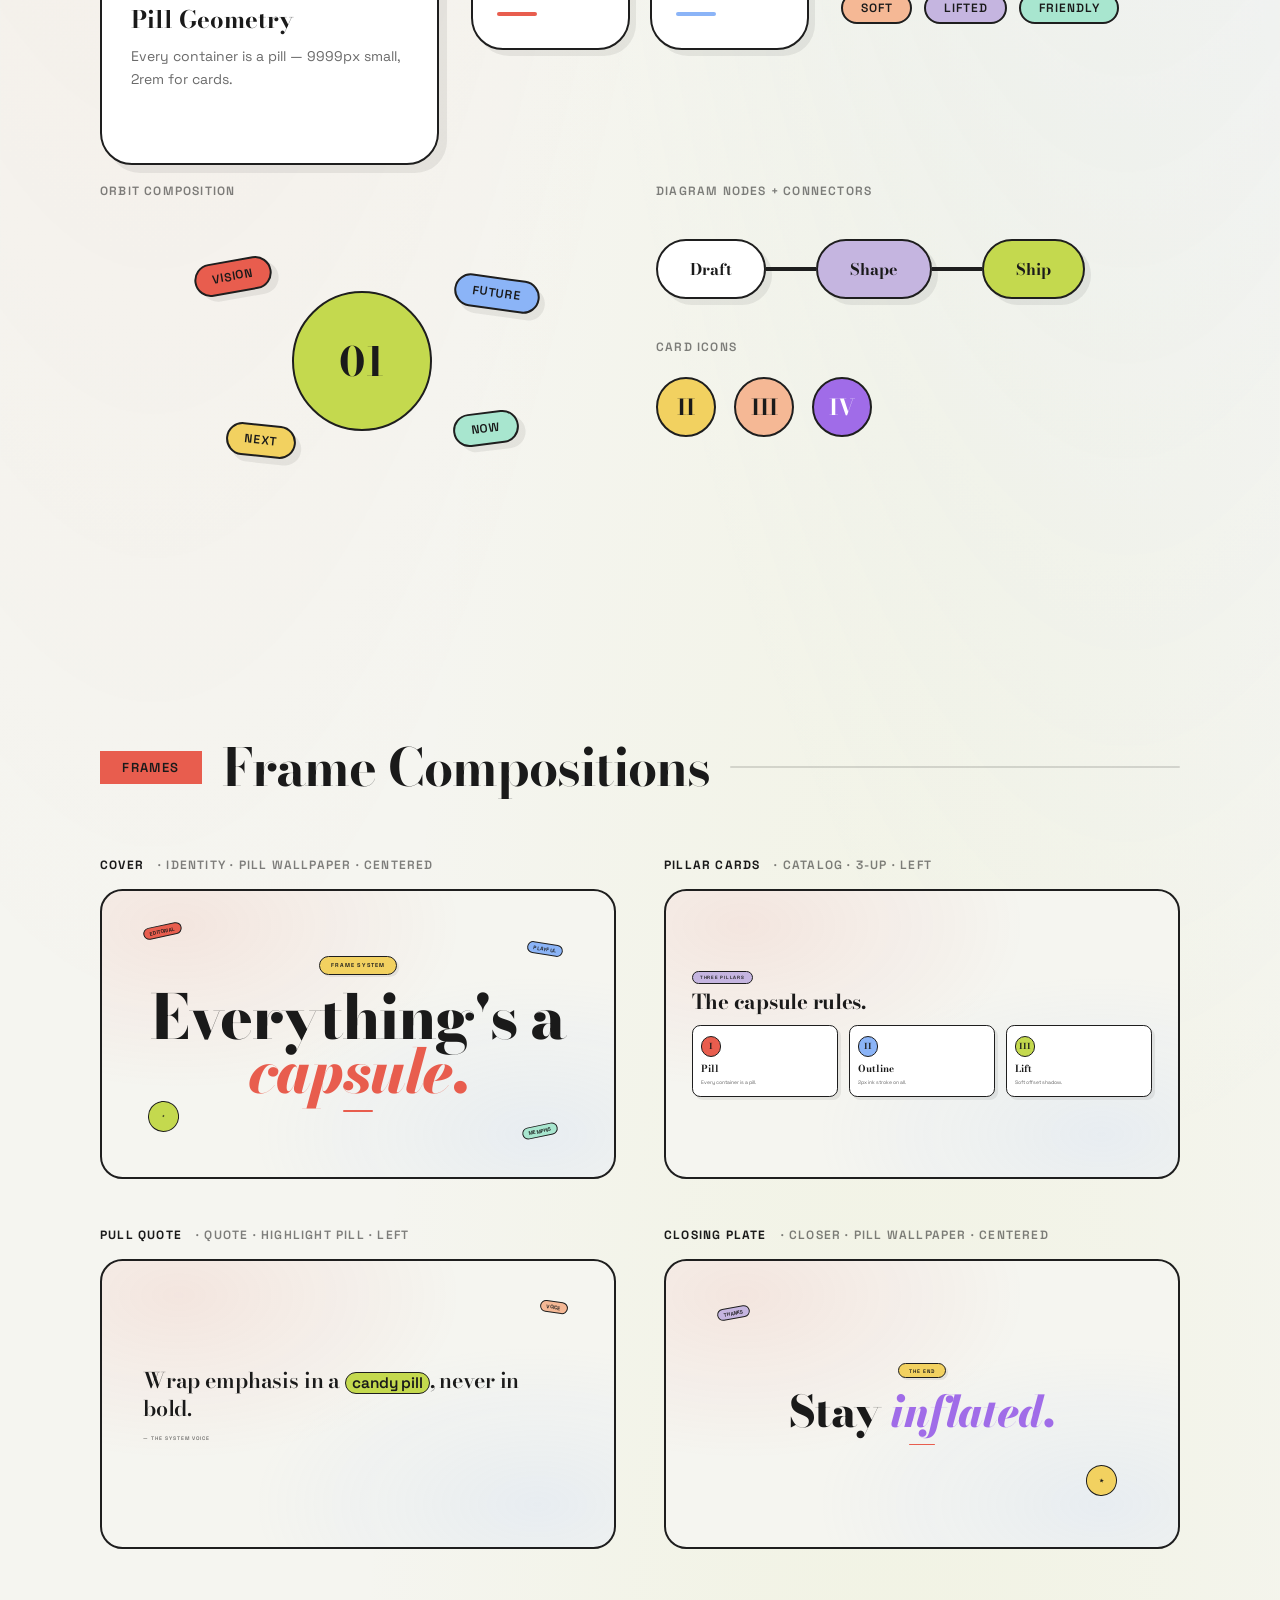
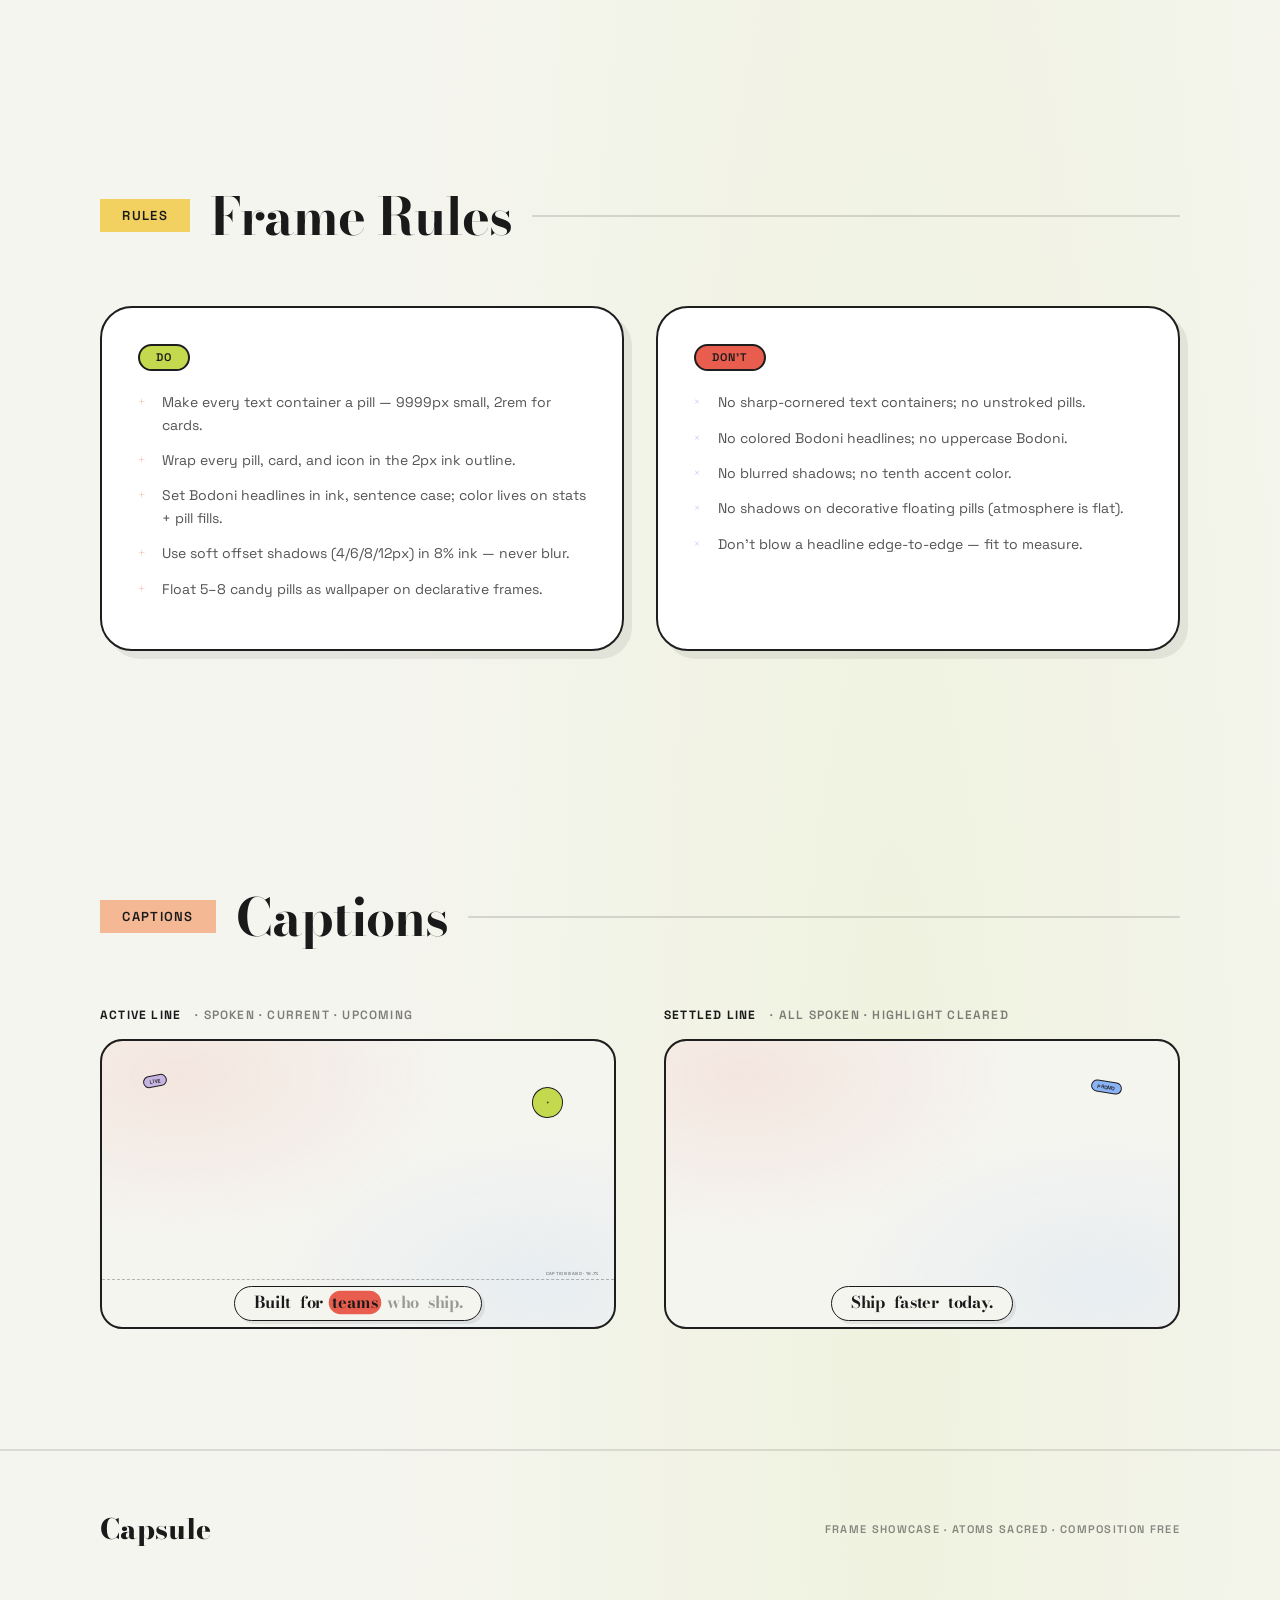
<file: .claude/skills/hyperframes/assets/frame-presets/capsule/frame-showcase.html>
<!doctype html>
<html lang="en">
  <head>
    <meta charset="utf-8" />
    <meta name="viewport" content="width=device-width,initial-scale=1" />
    <title>Capsule</title>
    <link rel="preconnect" href="https://fonts.googleapis.com" />
    <link rel="preconnect" href="https://fonts.gstatic.com" crossorigin />
    <link
      href="https://fonts.googleapis.com/css2?family=Bodoni+Moda:ital,opsz,wght@0,6..96,400..900;1,6..96,400..900&family=Space+Grotesk:wght@400;500;600;700&display=swap"
      rel="stylesheet"
    />
    <style id="ds-tokens">
      :root {
        --cream: #f5f5f0;
        --ink: #1a1a1a;
        --outline: #1e1e1e;
        --white: #ffffff;
        --coral: #e85d4e;
        --lime: #c4d94e;
        --lavender: #c5b5e0;
        --sky: #8bb4f7;
        --violet: #a06ce8;
        --yellow: #f2d160;
        --peach: #f5b895;
        --mint: #a8e6cf;
        --shadow: rgba(26, 26, 26, 0.08);
        --serif: "Bodoni Moda", serif;
        --sans: "Space Grotesk", sans-serif;
      }
      * {
        margin: 0;
        padding: 0;
        box-sizing: border-box;
      }
      html {
        background: #0e0e0c;
      }
      body {
        background: var(--cream);
        background-image:
          radial-gradient(ellipse at 12% 8%, rgba(229, 93, 78, 0.1), transparent 45%),
          radial-gradient(ellipse at 88% 22%, rgba(139, 180, 247, 0.12), transparent 42%),
          radial-gradient(ellipse at 70% 95%, rgba(196, 217, 78, 0.1), transparent 45%);
        color: var(--ink);
        font-family: var(--sans);
        -webkit-font-smoothing: antialiased;
      }
      .serif {
        font-family: var(--serif);
        color: var(--ink);
      }
      .eyebrow {
        font-family: var(--sans);
        font-weight: 600;
        text-transform: uppercase;
        letter-spacing: 0.12em;
        font-size: 12px;
      }
      .pill {
        border-radius: 9999px;
        border: 2px solid var(--outline);
        font-family: var(--sans);
        font-weight: 600;
        white-space: nowrap;
        display: inline-flex;
        align-items: center;
      }

      section {
        padding: 120px 100px;
        position: relative;
      }
      .sec-head {
        display: flex;
        align-items: center;
        gap: 20px;
        margin-bottom: 64px;
      }
      .sec-head .tagpill {
        background: var(--lavender);
        padding: 0.5rem 1.4rem;
        font-size: 13px;
        text-transform: uppercase;
        letter-spacing: 0.1em;
        font-weight: 600;
      }
      .sec-head h2 {
        font-family: var(--serif);
        font-weight: 700;
        font-size: 52px;
        line-height: 1;
        letter-spacing: -0.02em;
      }
      .sec-head .sp {
        flex: 1;
        height: 2px;
        background: var(--outline);
        border-radius: 9999px;
        opacity: 0.15;
      }

      /* COVER */
      .cover {
        min-height: 100vh;
        padding: 0;
        display: flex;
        flex-direction: column;
        justify-content: center;
        align-items: center;
        text-align: center;
        position: relative;
        overflow: hidden;
      }
      .cover .titlepill {
        background: var(--yellow);
        border: 2px solid var(--outline);
        border-radius: 9999px;
        padding: 1rem 2.6rem;
        font-family: var(--sans);
        font-weight: 600;
        text-transform: uppercase;
        letter-spacing: 0.14em;
        font-size: 15px;
        box-shadow: 6px 6px 0 var(--shadow);
        margin-bottom: 40px;
        position: relative;
        z-index: 3;
        white-space: nowrap;
      }
      .cover h1 {
        font-family: var(--serif);
        font-weight: 800;
        font-size: clamp(72px, 13vw, 200px);
        line-height: 0.88;
        letter-spacing: -0.03em;
        position: relative;
        z-index: 3;
      }
      .cover h1 em {
        font-style: italic;
        color: var(--coral);
      }
      .cover .sub {
        font-family: var(--sans);
        font-weight: 400;
        text-transform: uppercase;
        letter-spacing: 0.18em;
        font-size: 15px;
        color: rgba(26, 26, 26, 0.6);
        margin-top: 32px;
        position: relative;
        z-index: 3;
      }
      .cover .accent-line {
        width: 80px;
        height: 4px;
        background: var(--coral);
        border-radius: 9999px;
        margin: 36px auto 0;
        position: relative;
        z-index: 3;
      }
      /* floating pills */
      .fp {
        position: absolute;
        border: 2px solid var(--outline);
        border-radius: 9999px;
        font-family: var(--sans);
        font-weight: 600;
        text-transform: uppercase;
        letter-spacing: 0.08em;
        font-size: 13px;
        padding: 0.5rem 1.2rem;
        z-index: 1;
      }
      .fp.circ {
        border-radius: 50%;
        width: 84px;
        height: 84px;
        display: grid;
        place-items: center;
        padding: 0;
      }

      /* PALETTE */
      .swatches {
        display: grid;
        grid-template-columns: repeat(4, 1fr);
        gap: 24px;
      }
      .sw {
        background: var(--white);
        border: 2px solid var(--outline);
        border-radius: 1.5rem;
        overflow: hidden;
        box-shadow: 6px 6px 0 var(--shadow);
      }
      .sw .chip {
        height: 96px;
        margin: 0;
      }
      .sw .meta {
        padding: 16px 20px;
      }
      .sw .name {
        font-family: var(--serif);
        font-weight: 700;
        font-size: 20px;
      }
      .sw .hex {
        font-family: var(--sans);
        font-size: 12px;
        letter-spacing: 0.04em;
        color: rgba(26, 26, 26, 0.55);
        margin-top: 4px;
      }

      /* TYPE */
      .type-row {
        display: grid;
        grid-template-columns: 240px 1fr;
        align-items: center;
        padding: 24px 0;
        border-bottom: 2px solid rgba(30, 30, 30, 0.1);
      }
      .type-row .tok {
        font-family: var(--sans);
        font-weight: 600;
        text-transform: uppercase;
        letter-spacing: 0.1em;
        font-size: 12px;
      }
      .type-row .m {
        font-size: 12px;
        color: rgba(26, 26, 26, 0.55);
        margin-top: 8px;
        line-height: 1.5;
      }
      .type-row .spec {
        overflow: hidden;
      }

      /* COMPONENTS */
      .cnote {
        font-family: var(--sans);
        font-weight: 600;
        text-transform: uppercase;
        letter-spacing: 0.1em;
        font-size: 12px;
        color: rgba(26, 26, 26, 0.55);
        margin-bottom: 22px;
      }
      .cgrid {
        display: grid;
        grid-template-columns: repeat(12, 1fr);
        gap: 32px;
        margin-bottom: 56px;
      }
      .s3 {
        grid-column: span 3;
      }
      .s4 {
        grid-column: span 4;
      }
      .s6 {
        grid-column: span 6;
      }
      .p-card {
        background: var(--white);
        border: 2px solid var(--outline);
        border-radius: 2rem;
        padding: 2.2rem 1.8rem;
        box-shadow: 8px 8px 0 var(--shadow);
        height: 100%;
      }
      .p-card .ic {
        width: 60px;
        height: 60px;
        border-radius: 50%;
        border: 2px solid var(--outline);
        display: grid;
        place-items: center;
        font-family: var(--serif);
        font-weight: 700;
        font-size: 24px;
        margin-bottom: 22px;
      }
      .p-card .t {
        font-family: var(--serif);
        font-weight: 700;
        font-size: 24px;
        line-height: 1.1;
      }
      .p-card .x {
        font-size: 14px;
        line-height: 1.6;
        color: rgba(26, 26, 26, 0.65);
        margin-top: 12px;
      }
      .stat-pill {
        background: var(--white);
        border: 2px solid var(--outline);
        border-radius: 2rem;
        padding: 2rem 1.5rem;
        box-shadow: 6px 6px 0 var(--shadow);
        text-align: left;
      }
      .stat-pill .n {
        font-family: var(--serif);
        font-weight: 800;
        font-size: 48px;
        line-height: 1;
        letter-spacing: -0.03em;
      }
      .stat-pill .l {
        font-family: var(--sans);
        font-weight: 600;
        text-transform: uppercase;
        letter-spacing: 0.1em;
        font-size: 11px;
        color: rgba(26, 26, 26, 0.6);
        margin-top: 12px;
      }
      .stat-pill .bar {
        width: 40px;
        height: 4px;
        border-radius: 9999px;
        margin-top: 16px;
      }
      .bartrack {
        height: 36px;
        background: var(--cream);
        border: 2px solid var(--outline);
        border-radius: 9999px;
        overflow: hidden;
        display: flex;
        align-items: center;
        margin-bottom: 16px;
      }
      .barfill {
        height: 100%;
        border-radius: 9999px;
        border-right: 2px solid var(--outline);
        display: flex;
        align-items: center;
        justify-content: flex-end;
        padding-right: 14px;
        font-family: var(--sans);
        font-weight: 600;
        font-size: 12px;
      }
      .chips {
        display: flex;
        gap: 12px;
        flex-wrap: wrap;
      }
      .chip-pill {
        border: 2px solid var(--outline);
        border-radius: 9999px;
        padding: 0.4rem 1.1rem;
        font-family: var(--sans);
        font-weight: 600;
        text-transform: uppercase;
        letter-spacing: 0.08em;
        font-size: 12px;
      }
      .orbit {
        position: relative;
        height: 280px;
        display: grid;
        place-items: center;
      }
      .orbit .center {
        width: 140px;
        height: 140px;
        border-radius: 50%;
        background: var(--lime);
        border: 2px solid var(--outline);
        display: grid;
        place-items: center;
        font-family: var(--serif);
        font-weight: 700;
        font-size: 40px;
      }
      .orbit .sat {
        position: absolute;
        border: 2px solid var(--outline);
        border-radius: 9999px;
        font-family: var(--sans);
        font-weight: 600;
        text-transform: uppercase;
        letter-spacing: 0.08em;
        font-size: 12px;
        padding: 0.4rem 1rem;
        box-shadow: 6px 6px 0 var(--shadow);
      }

      /* COMPOSITIONS */
      .gallery {
        display: grid;
        grid-template-columns: 1fr 1fr;
        gap: 48px;
      }
      .fw .flabel {
        display: flex;
        gap: 14px;
        align-items: baseline;
        margin-bottom: 16px;
        font-family: var(--sans);
        font-weight: 600;
        text-transform: uppercase;
        letter-spacing: 0.1em;
        font-size: 12px;
        color: rgba(26, 26, 26, 0.55);
      }
      .fw .flabel b {
        color: var(--ink);
      }
      .frame {
        aspect-ratio: 16/9;
        container-type: size;
        position: relative;
        overflow: hidden;
        background: var(--cream);
        background-image:
          radial-gradient(ellipse at 15% 12%, rgba(229, 93, 78, 0.1), transparent 46%),
          radial-gradient(ellipse at 85% 85%, rgba(139, 180, 247, 0.12), transparent 46%);
        border: 2px solid var(--outline);
        border-radius: 1.4rem;
      }
      .frame > .body {
        position: absolute;
        inset: 0;
        z-index: 3;
      }
      .frame .ffp {
        position: absolute;
        border: 0.25cqw solid var(--outline);
        border-radius: 9999px;
        font-family: var(--sans);
        font-weight: 600;
        text-transform: uppercase;
        letter-spacing: 0.05cqw;
        font-size: 1cqw;
        padding: 0.4cqw 1.1cqw;
        z-index: 1;
      }
      .frame .ffp.circ {
        border-radius: 50%;
        width: 6cqw;
        height: 6cqw;
        display: grid;
        place-items: center;
        padding: 0;
      }

      /* f1 cover */
      .qf1 .body {
        display: flex;
        flex-direction: column;
        justify-content: center;
        align-items: center;
        text-align: center;
      }
      .qf1 .tp {
        background: var(--yellow);
        border: 0.25cqw solid var(--outline);
        border-radius: 9999px;
        padding: 0.8cqw 2.2cqw;
        font-family: var(--sans);
        font-weight: 600;
        text-transform: uppercase;
        letter-spacing: 0.2cqw;
        font-size: 1.1cqw;
        box-shadow: 0.4cqw 0.4cqw 0 var(--shadow);
        margin-bottom: 3cqw;
        z-index: 3;
      }
      .qf1 h3 {
        font-family: var(--serif);
        font-weight: 800;
        font-size: 12cqw;
        line-height: 0.88;
        letter-spacing: -0.3cqw;
        z-index: 3;
      }
      .qf1 h3 em {
        font-style: italic;
        color: var(--coral);
      }
      .qf1 .al {
        width: 6cqw;
        height: 0.3cqw;
        background: var(--coral);
        border-radius: 9999px;
        margin-top: 2.4cqw;
        z-index: 3;
      }

      /* f2 pillar cards (catalog) */
      .qf2 .body {
        display: flex;
        flex-direction: column;
        justify-content: center;
        padding: 0 5cqw;
      }
      .qf2 .tp {
        align-self: flex-start;
        background: var(--lavender);
        border: 0.2cqw solid var(--outline);
        border-radius: 9999px;
        padding: 0.5cqw 1.4cqw;
        font-family: var(--sans);
        font-weight: 600;
        text-transform: uppercase;
        letter-spacing: 0.15cqw;
        font-size: 0.9cqw;
        margin-bottom: 1.6cqw;
      }
      .qf2 h3 {
        font-family: var(--serif);
        font-weight: 700;
        font-size: 4cqw;
        line-height: 1;
        letter-spacing: -0.05cqw;
        margin-bottom: 2.4cqw;
      }
      .qf2 .row {
        display: grid;
        grid-template-columns: repeat(3, 1fr);
        gap: 2cqw;
      }
      .qf2 .c {
        background: var(--white);
        border: 0.2cqw solid var(--outline);
        border-radius: 1.6cqw;
        padding: 2cqw 1.6cqw;
        box-shadow: 0.6cqw 0.6cqw 0 var(--shadow);
      }
      .qf2 .c .ic {
        width: 4cqw;
        height: 4cqw;
        border-radius: 50%;
        border: 0.2cqw solid var(--outline);
        display: grid;
        place-items: center;
        font-family: var(--serif);
        font-weight: 700;
        font-size: 1.6cqw;
        margin-bottom: 1.4cqw;
      }
      .qf2 .c .t {
        font-family: var(--serif);
        font-weight: 700;
        font-size: 1.9cqw;
        line-height: 1.1;
      }
      .qf2 .c .x {
        font-size: 1cqw;
        line-height: 1.5;
        color: rgba(26, 26, 26, 0.65);
        margin-top: 0.8cqw;
      }

      /* f3 quote */
      .qf3 .body {
        display: flex;
        flex-direction: column;
        justify-content: center;
        padding: 0 8cqw;
      }
      .qf3 .q {
        font-family: var(--serif);
        font-weight: 600;
        font-size: 4.2cqw;
        line-height: 1.3;
        letter-spacing: -0.03cqw;
      }
      .qf3 .q .hl {
        display: inline-flex;
        align-items: center;
        background: var(--lime);
        border: 0.2cqw solid var(--outline);
        border-radius: 9999px;
        padding: 0 1.2cqw;
        font-family: var(--sans);
        font-weight: 600;
        font-size: 3cqw;
        text-transform: none;
      }
      .qf3 .at {
        font-family: var(--sans);
        font-weight: 600;
        text-transform: uppercase;
        letter-spacing: 0.2cqw;
        font-size: 1cqw;
        color: rgba(26, 26, 26, 0.6);
        margin-top: 2.4cqw;
      }

      /* f4 closing */
      .qf4 .body {
        display: flex;
        flex-direction: column;
        justify-content: center;
        align-items: center;
        text-align: center;
      }
      .qf4 .tp {
        background: var(--yellow);
        border: 0.25cqw solid var(--outline);
        border-radius: 9999px;
        padding: 0.7cqw 2cqw;
        font-family: var(--sans);
        font-weight: 600;
        text-transform: uppercase;
        letter-spacing: 0.2cqw;
        font-size: 1cqw;
        box-shadow: 0.4cqw 0.4cqw 0 var(--shadow);
        margin-bottom: 2.6cqw;
        z-index: 3;
      }
      .qf4 h3 {
        font-family: var(--serif);
        font-weight: 800;
        font-size: 8.5cqw;
        line-height: 0.92;
        letter-spacing: -0.2cqw;
        z-index: 3;
      }
      .qf4 h3 em {
        font-style: italic;
        color: var(--violet);
      }
      .qf4 .al {
        width: 5cqw;
        height: 0.3cqw;
        background: var(--coral);
        border-radius: 9999px;
        margin-top: 2.4cqw;
        z-index: 3;
      }

      /* PRINCIPLES */
      .dos {
        display: grid;
        grid-template-columns: 1fr 1fr;
        gap: 32px;
      }
      .do-card {
        background: var(--white);
        border: 2px solid var(--outline);
        border-radius: 2rem;
        padding: 36px;
        box-shadow: 8px 8px 0 var(--shadow);
      }
      .do-card h4 {
        font-family: var(--serif);
        font-weight: 700;
        font-size: 30px;
        margin-bottom: 22px;
      }
      .do-card .hpill {
        display: inline-block;
        border-radius: 9999px;
        border: 2px solid var(--outline);
        padding: 0.3rem 1rem;
        font-family: var(--sans);
        font-weight: 600;
        text-transform: uppercase;
        letter-spacing: 0.1em;
        font-size: 11px;
        margin-bottom: 20px;
      }
      .do-card ul {
        list-style: none;
      }
      .do-card li {
        font-size: 14px;
        line-height: 1.6;
        padding-left: 24px;
        position: relative;
        margin-bottom: 13px;
        color: rgba(26, 26, 26, 0.75);
      }
      .do-card li::before {
        position: absolute;
        left: 0;
        font-family: var(--serif);
        font-weight: 700;
      }
      .do-card.do li::before {
        content: "+";
        color: var(--coral);
      }
      .do-card.dont li::before {
        content: "\00d7";
        color: var(--violet);
      }

      .foot {
        padding: 56px 100px;
        display: flex;
        justify-content: space-between;
        align-items: center;
        border-top: 2px solid rgba(30, 30, 30, 0.12);
      }
      .foot .l {
        font-family: var(--serif);
        font-weight: 800;
        font-size: 28px;
      }
      .foot .r {
        font-family: var(--sans);
        font-weight: 600;
        text-transform: uppercase;
        letter-spacing: 0.12em;
        font-size: 11px;
        color: rgba(26, 26, 26, 0.5);
      }
      @media (max-width: 1100px) {
        .gallery {
          grid-template-columns: 1fr;
        }
        .swatches {
          grid-template-columns: 1fr 1fr;
        }
      }
    </style>
    <link
      rel="stylesheet"
      href="https://fonts.googleapis.com/css2?family=Bodoni+Moda:ital,wght@0,400;0,700;0,800;1,400&display=swap"
    />
    <link
      rel="stylesheet"
      href="https://fonts.googleapis.com/css2?family=Space+Grotesk:wght@400;500;600&display=swap"
    />
    <style id="ft-override">
      :root {
        --primary: #f5f5f0 !important;
        --secondary: #1a1a1a !important;
        --tertiary: #c4d94e !important;
        --accent: #e85d4e !important;
        --f-disp: "Bodoni Moda", sans-serif !important;
        --f-body: "Space Grotesk", sans-serif !important;
        --cream: #f5f5f0 !important;
        --ink: #1a1a1a !important;
        --coral: #e85d4e !important;
        --lime: #c4d94e !important;
        --serif: "Bodoni Moda", sans-serif !important;
        --sans: "Space Grotesk", sans-serif !important;
        --outline: #1e1e1e !important;
        --white: #ffffff !important;
        --lavender: #c5b5e0 !important;
        --sky: #8bb4f7 !important;
        --violet: #a06ce8 !important;
        --yellow: #f2d160 !important;
        --peach: #f5b895 !important;
        --mint: #a8e6cf !important;
        --shadow: rgba(26, 26, 26, 0.08) !important;
      }
    </style>
  </head>
  <body>
    <!-- COVER -->
    <section class="cover">
      <span
        class="fp"
        style="background: var(--coral); top: 14%; left: 8%; transform: rotate(-12deg)"
        >Editorial</span
      >
      <span class="fp" style="background: var(--sky); top: 24%; right: 10%; transform: rotate(9deg)"
        >Playful</span
      >
      <span
        class="fp circ"
        style="background: var(--peach); top: 60%; left: 6%; transform: rotate(-6deg)"
        >★</span
      >
      <span
        class="fp"
        style="background: var(--mint); bottom: 16%; right: 8%; transform: rotate(-14deg)"
        >Memphis</span
      >
      <span
        class="fp"
        style="background: var(--lavender); bottom: 24%; left: 13%; transform: rotate(7deg)"
        >Candy</span
      >
      <span
        class="fp circ"
        style="background: var(--lime); top: 18%; right: 24%; transform: rotate(10deg)"
        >+</span
      >
      <div class="titlepill">Frame System · Vol. 01</div>
      <h1>Everything's<br />a <em>capsule.</em></h1>
      <div class="sub">Bodoni Moda · Space Grotesk · Nine Candy Accents</div>
      <div class="accent-line"></div>
    </section>

    <!-- PALETTE -->
    <section>
      <div class="sec-head">
        <span class="tagpill">Palette</span>
        <h2>Nine Candy Accents</h2>
        <span class="sp"></span>
      </div>
      <div class="swatches">
        <div class="sw">
          <div class="chip" style="background: var(--coral)"></div>
          <div class="meta">
            <div class="name">Coral</div>
            <div class="hex">#E85D4E</div>
          </div>
        </div>
        <div class="sw">
          <div class="chip" style="background: var(--lime)"></div>
          <div class="meta">
            <div class="name">Lime</div>
            <div class="hex">#C4D94E</div>
          </div>
        </div>
        <div class="sw">
          <div class="chip" style="background: var(--lavender)"></div>
          <div class="meta">
            <div class="name">Lavender</div>
            <div class="hex">#C5B5E0</div>
          </div>
        </div>
        <div class="sw">
          <div class="chip" style="background: var(--sky)"></div>
          <div class="meta">
            <div class="name">Sky</div>
            <div class="hex">#8BB4F7</div>
          </div>
        </div>
        <div class="sw">
          <div class="chip" style="background: var(--violet)"></div>
          <div class="meta">
            <div class="name">Violet</div>
            <div class="hex">#A06CE8</div>
          </div>
        </div>
        <div class="sw">
          <div class="chip" style="background: var(--yellow)"></div>
          <div class="meta">
            <div class="name">Yellow</div>
            <div class="hex">#F2D160</div>
          </div>
        </div>
        <div class="sw">
          <div class="chip" style="background: var(--peach)"></div>
          <div class="meta">
            <div class="name">Peach</div>
            <div class="hex">#F5B895</div>
          </div>
        </div>
        <div class="sw">
          <div class="chip" style="background: var(--mint)"></div>
          <div class="meta">
            <div class="name">Mint</div>
            <div class="hex">#A8E6CF</div>
          </div>
        </div>
        <div class="sw">
          <div
            class="chip"
            style="background: var(--cream); border-bottom: 2px solid var(--outline)"
          ></div>
          <div class="meta">
            <div class="name">Cream</div>
            <div class="hex">#F5F5F0 · canvas</div>
          </div>
        </div>
        <div class="sw">
          <div class="chip" style="background: var(--ink)"></div>
          <div class="meta">
            <div class="name">Ink / Outline</div>
            <div class="hex">#1A1A1A · #1E1E1E</div>
          </div>
        </div>
      </div>
    </section>

    <!-- TYPOGRAPHY -->
    <section>
      <div class="sec-head">
        <span class="tagpill" style="background: var(--mint)">Type</span>
        <h2>Bodoni × Grotesk</h2>
        <span class="sp"></span>
      </div>
      <div class="type-row">
        <div>
          <div class="tok">display</div>
          <div class="m">Bodoni Moda 800 · sentence case · −0.02em</div>
        </div>
        <div class="spec">
          <span
            class="serif"
            style="font-weight: 800; font-size: 88px; line-height: 0.9; letter-spacing: -0.02em"
            >Inflated.</span
          >
        </div>
      </div>
      <div class="type-row">
        <div>
          <div class="tok">headline</div>
          <div class="m">Bodoni Moda 700 · ink, never colored</div>
        </div>
        <div class="spec">
          <span class="serif" style="font-weight: 700; font-size: 54px">A friendly pill</span>
        </div>
      </div>
      <div class="type-row">
        <div>
          <div class="tok">stat-number</div>
          <div class="m">Bodoni Moda 800 · color allowed here</div>
        </div>
        <div class="spec">
          <span
            class="serif"
            style="font-weight: 800; font-size: 64px; color: var(--coral); letter-spacing: -0.03em"
            >240%</span
          >
        </div>
      </div>
      <div class="type-row">
        <div>
          <div class="tok">body</div>
          <div class="m">Space Grotesk 400 · ink 65%</div>
        </div>
        <div class="spec">
          <p
            style="
              font-size: 17px;
              line-height: 1.6;
              max-width: 680px;
              color: rgba(26, 26, 26, 0.7);
            "
          >
            Space Grotesk carries every paragraph and label — the clean grotesque against Bodoni's
            glamour.
          </p>
        </div>
      </div>
      <div class="type-row" style="border-bottom: 0">
        <div>
          <div class="tok">pill-text</div>
          <div class="m">Space Grotesk 600 · uppercase · 0.12em</div>
        </div>
        <div class="spec">
          <span
            class="pill"
            style="
              background: var(--yellow);
              padding: 0.5rem 1.4rem;
              text-transform: uppercase;
              letter-spacing: 0.12em;
              font-size: 14px;
            "
            >Featured</span
          >
        </div>
      </div>
    </section>

    <!-- COMPONENTS -->
    <section>
      <div class="sec-head">
        <span class="tagpill" style="background: var(--sky)">Components</span>
        <h2>Pills, All the Way Down</h2>
        <span class="sp"></span>
      </div>

      <div class="cgrid">
        <div class="s4">
          <div class="cnote">Pillar card</div>
          <div class="p-card">
            <div class="ic" style="background: var(--coral)">I</div>
            <div class="t">Pill Geometry</div>
            <div class="x">Every container is a pill — 9999px small, 2rem for cards.</div>
          </div>
        </div>
        <div class="s4">
          <div class="cnote">Stat pills</div>
          <div style="display: grid; grid-template-columns: 1fr 1fr; gap: 20px">
            <div class="stat-pill">
              <div class="n" style="color: var(--coral)">9</div>
              <div class="l">Accents</div>
              <div class="bar" style="background: var(--coral)"></div>
            </div>
            <div class="stat-pill">
              <div class="n" style="color: var(--sky)">2px</div>
              <div class="l">Outline</div>
              <div class="bar" style="background: var(--sky)"></div>
            </div>
          </div>
        </div>
        <div class="s4">
          <div class="cnote">Bar tracks + chips</div>
          <div class="bartrack">
            <div class="barfill" style="width: 78%; background: var(--lime)">78</div>
          </div>
          <div class="bartrack">
            <div class="barfill" style="width: 54%; background: var(--violet); color: var(--white)">
              54
            </div>
          </div>
          <div class="chips">
            <span class="chip-pill" style="background: var(--peach)">Soft</span
            ><span class="chip-pill" style="background: var(--lavender)">Lifted</span
            ><span class="chip-pill" style="background: var(--mint)">Friendly</span>
          </div>
        </div>
      </div>

      <div class="cgrid" style="margin-bottom: 0">
        <div class="s6">
          <div class="cnote">Orbit composition</div>
          <div class="orbit">
            <div class="center">01</div>
            <span
              class="sat"
              style="background: var(--coral); top: 14%; left: 18%; transform: rotate(-10deg)"
              >Vision</span
            >
            <span
              class="sat"
              style="background: var(--sky); top: 20%; right: 16%; transform: rotate(8deg)"
              >Future</span
            >
            <span
              class="sat"
              style="background: var(--yellow); bottom: 16%; left: 24%; transform: rotate(6deg)"
              >Next</span
            >
            <span
              class="sat"
              style="background: var(--mint); bottom: 20%; right: 20%; transform: rotate(-7deg)"
              >Now</span
            >
          </div>
        </div>
        <div class="s6">
          <div class="cnote">Diagram nodes + connectors</div>
          <div
            style="display: flex; align-items: center; gap: 0; margin-top: 40px; flex-wrap: wrap"
          >
            <span
              class="pill"
              style="
                background: var(--white);
                padding: 1rem 2rem;
                box-shadow: 6px 6px 0 var(--shadow);
                font-family: var(--serif);
                font-weight: 700;
              "
              >Draft</span
            >
            <span
              style="
                width: 50px;
                height: 4px;
                background: var(--outline);
                position: relative;
                display: inline-block;
              "
            ></span>
            <span
              class="pill"
              style="
                background: var(--lavender);
                padding: 1rem 2rem;
                box-shadow: 6px 6px 0 var(--shadow);
                font-family: var(--serif);
                font-weight: 700;
              "
              >Shape</span
            >
            <span
              style="
                width: 50px;
                height: 4px;
                background: var(--outline);
                position: relative;
                display: inline-block;
              "
            ></span>
            <span
              class="pill"
              style="
                background: var(--lime);
                padding: 1rem 2rem;
                box-shadow: 6px 6px 0 var(--shadow);
                font-family: var(--serif);
                font-weight: 700;
              "
              >Ship</span
            >
          </div>
          <div style="margin-top: 40px" class="cnote">Card icons</div>
          <div style="display: flex; gap: 18px">
            <span
              style="
                width: 60px;
                height: 60px;
                border-radius: 50%;
                border: 2px solid var(--outline);
                background: var(--yellow);
                display: grid;
                place-items: center;
                font-family: var(--serif);
                font-weight: 700;
                font-size: 22px;
              "
              >II</span
            >
            <span
              style="
                width: 60px;
                height: 60px;
                border-radius: 50%;
                border: 2px solid var(--outline);
                background: var(--peach);
                display: grid;
                place-items: center;
                font-family: var(--serif);
                font-weight: 700;
                font-size: 22px;
              "
              >III</span
            >
            <span
              style="
                width: 60px;
                height: 60px;
                border-radius: 50%;
                border: 2px solid var(--outline);
                background: var(--violet);
                color: var(--white);
                display: grid;
                place-items: center;
                font-family: var(--serif);
                font-weight: 700;
                font-size: 22px;
              "
              >IV</span
            >
          </div>
        </div>
      </div>
    </section>

    <!-- COMPOSITIONS -->
    <section>
      <div class="sec-head">
        <span class="tagpill" style="background: var(--coral)">Frames</span>
        <h2>Frame Compositions</h2>
        <span class="sp"></span>
      </div>
      <div class="gallery">
        <div class="fw">
          <div class="flabel"><b>Cover</b><span>· identity · pill wallpaper · centered</span></div>
          <div class="frame qf1">
            <span
              class="ffp"
              style="background: var(--coral); top: 12%; left: 8%; transform: rotate(-12deg)"
              >Editorial</span
            >
            <span
              class="ffp"
              style="background: var(--sky); top: 18%; right: 10%; transform: rotate(9deg)"
              >Playful</span
            >
            <span
              class="ffp circ"
              style="background: var(--lime); bottom: 16%; left: 9%; transform: rotate(-8deg)"
              >+</span
            >
            <span
              class="ffp"
              style="background: var(--mint); bottom: 14%; right: 11%; transform: rotate(-12deg)"
              >Memphis</span
            >
            <div class="body">
              <div class="tp">Frame System</div>
              <h3>Everything's a <em>capsule.</em></h3>
              <div class="al"></div>
            </div>
          </div>
        </div>

        <div class="fw">
          <div class="flabel"><b>Pillar Cards</b><span>· catalog · 3-up · left</span></div>
          <div class="frame qf2">
            <div class="body">
              <div class="tp">Three Pillars</div>
              <h3>The capsule rules.</h3>
              <div class="row">
                <div class="c">
                  <div class="ic" style="background: var(--coral)">I</div>
                  <div class="t">Pill</div>
                  <div class="x">Every container is a pill.</div>
                </div>
                <div class="c">
                  <div class="ic" style="background: var(--sky)">II</div>
                  <div class="t">Outline</div>
                  <div class="x">2px ink stroke on all.</div>
                </div>
                <div class="c">
                  <div class="ic" style="background: var(--lime)">III</div>
                  <div class="t">Lift</div>
                  <div class="x">Soft offset shadow.</div>
                </div>
              </div>
            </div>
          </div>
        </div>

        <div class="fw">
          <div class="flabel"><b>Pull Quote</b><span>· quote · highlight pill · left</span></div>
          <div class="frame qf3">
            <span
              class="ffp"
              style="background: var(--peach); top: 14%; right: 9%; transform: rotate(8deg)"
              >Voice</span
            >
            <div class="body">
              <div class="q">
                Wrap emphasis in a <span class="hl">candy pill</span>, never in bold.
              </div>
              <div class="at">— The System Voice</div>
            </div>
          </div>
        </div>

        <div class="fw">
          <div class="flabel">
            <b>Closing Plate</b><span>· closer · pill wallpaper · centered</span>
          </div>
          <div class="frame qf4">
            <span
              class="ffp"
              style="background: var(--lavender); top: 16%; left: 10%; transform: rotate(-10deg)"
              >Thanks</span
            >
            <span
              class="ffp circ"
              style="background: var(--yellow); bottom: 18%; right: 12%; transform: rotate(9deg)"
              >★</span
            >
            <div class="body">
              <div class="tp">The End</div>
              <h3>Stay <em>inflated.</em></h3>
              <div class="al"></div>
            </div>
          </div>
        </div>
      </div>
    </section>

    <!-- PRINCIPLES -->
    <section>
      <div class="sec-head">
        <span class="tagpill" style="background: var(--yellow)">Rules</span>
        <h2>Frame Rules</h2>
        <span class="sp"></span>
      </div>
      <div class="dos">
        <div class="do-card do">
          <span class="hpill" style="background: var(--lime)">Do</span>
          <ul>
            <li>Make every text container a pill — 9999px small, 2rem for cards.</li>
            <li>Wrap every pill, card, and icon in the 2px ink outline.</li>
            <li>Set Bodoni headlines in ink, sentence case; color lives on stats + pill fills.</li>
            <li>Use soft offset shadows (4/6/8/12px) in 8% ink — never blur.</li>
            <li>Float 5–8 candy pills as wallpaper on declarative frames.</li>
          </ul>
        </div>
        <div class="do-card dont">
          <span class="hpill" style="background: var(--coral)">Don't</span>
          <ul>
            <li>No sharp-cornered text containers; no unstroked pills.</li>
            <li>No colored Bodoni headlines; no uppercase Bodoni.</li>
            <li>No blurred shadows; no tenth accent color.</li>
            <li>No shadows on decorative floating pills (atmosphere is flat).</li>
            <li>Don't blow a headline edge-to-edge — fit to measure.</li>
          </ul>
        </div>
      </div>
    </section>

    <!-- CAPTIONS — preview of caption-skin.html (the preset's lower-third karaoke look) -->
    <style>
      /* mirrors caption-skin.html; the skin's --cap-* vocab mapped to this preset's tokens */
      .capdemo {
        --cap-ink: var(--ink);
        --cap-canvas: var(--cream);
        --cap-accent: var(--coral);
        --cap-accent-2: var(--yellow);
      }
      .capdemo .stage {
        position: absolute;
        left: 0;
        right: 0;
        bottom: 0;
        height: 16.67cqh;
        display: flex;
        align-items: center;
        justify-content: center;
        z-index: 4;
      }
      .capdemo .pill {
        max-width: 82cqw;
        padding: 1.3cqw 3.4cqw 1.5cqw;
        background: var(--cap-canvas);
        border: 0.2cqw solid var(--cap-ink);
        border-radius: 9999px;
        box-shadow: 0.6cqw 0.6cqw 0 var(--shadow);
      }
      .capdemo .line {
        display: flex;
        flex-wrap: wrap;
        justify-content: center;
        gap: 0.12em 0.36em;
        font-family: var(--serif);
        font-weight: 700;
        font-size: 3.2cqw;
        line-height: 1.16;
        letter-spacing: -0.02em;
      }
      .capdemo .w {
        display: inline-block;
        padding: 0 0.1em;
        border-radius: 9999px;
        color: color-mix(in srgb, var(--cap-ink) 42%, var(--cap-canvas));
      }
      .capdemo .w.spoken {
        color: var(--cap-ink);
      }
      .capdemo .w.active {
        color: var(--cap-ink);
        background: var(--cap-accent);
        box-shadow: 0 0 0 0.14em var(--cap-accent);
      }
      .capdemo .bandline {
        position: absolute;
        left: 0;
        right: 0;
        bottom: 16.67cqh;
        border-top: 0.12cqw dashed rgba(30, 30, 30, 0.3);
        z-index: 3;
      }
      .capdemo .bandtag {
        position: absolute;
        right: 3cqw;
        bottom: calc(16.67cqh + 0.7cqw);
        font-family: var(--sans);
        font-weight: 600;
        text-transform: uppercase;
        font-size: 0.85cqw;
        letter-spacing: 0.08em;
        color: rgba(26, 26, 26, 0.5);
        z-index: 4;
      }
    </style>
    <section>
      <div class="sec-head">
        <span class="tagpill" style="background: var(--peach)">Captions</span>
        <h2>Captions</h2>
        <span class="sp"></span>
      </div>
      <div class="gallery">
        <div class="fw">
          <div class="flabel"><b>Active line</b><span>· spoken · current · upcoming</span></div>
          <div class="frame capdemo">
            <span
              class="ffp"
              style="background: var(--lavender); top: 12%; left: 8%; transform: rotate(-11deg)"
              >Live</span
            >
            <span
              class="ffp circ"
              style="background: var(--lime); top: 16%; right: 10%; transform: rotate(8deg)"
              >+</span
            >
            <div class="bandline"></div>
            <div class="bandtag">caption band · 16.7%</div>
            <div class="stage">
              <div class="pill">
                <div class="line">
                  <span class="w spoken">Built</span>
                  <span class="w spoken">for</span>
                  <span class="w active">teams</span>
                  <span class="w">who</span>
                  <span class="w">ship.</span>
                </div>
              </div>
            </div>
          </div>
        </div>

        <div class="fw">
          <div class="flabel"><b>Settled line</b><span>· all spoken · highlight cleared</span></div>
          <div class="frame capdemo">
            <span
              class="ffp"
              style="
                background: var(--sky);
                bottom: auto;
                top: 14%;
                right: 11%;
                transform: rotate(9deg);
              "
              >Promo</span
            >
            <div class="stage">
              <div class="pill">
                <div class="line">
                  <span class="w spoken">Ship</span>
                  <span class="w spoken">faster</span>
                  <span class="w spoken">today.</span>
                </div>
              </div>
            </div>
          </div>
        </div>
      </div>
    </section>

    <div class="foot">
      <span class="l">Capsule</span>
      <span class="r">Frame Showcase · Atoms Sacred · Composition Free</span>
    </div>

    <template id="__bundler_thumbnail">
      <svg viewBox="0 0 100 100" xmlns="http://www.w3.org/2000/svg">
        <rect width="100" height="100" fill="#F5F5F0" />
        <rect
          x="22"
          y="38"
          width="56"
          height="24"
          rx="12"
          fill="#F2D160"
          stroke="#1E1E1E"
          stroke-width="2"
        />
        <rect
          x="14"
          y="20"
          width="26"
          height="13"
          rx="6.5"
          fill="#E85D4E"
          stroke="#1E1E1E"
          stroke-width="2"
          transform="rotate(-10 27 26)"
        />
        <circle cx="76" cy="72" r="8" fill="#C4D94E" stroke="#1E1E1E" stroke-width="2" />
      </svg>
    </template>
  </body>
</html>
</file>
